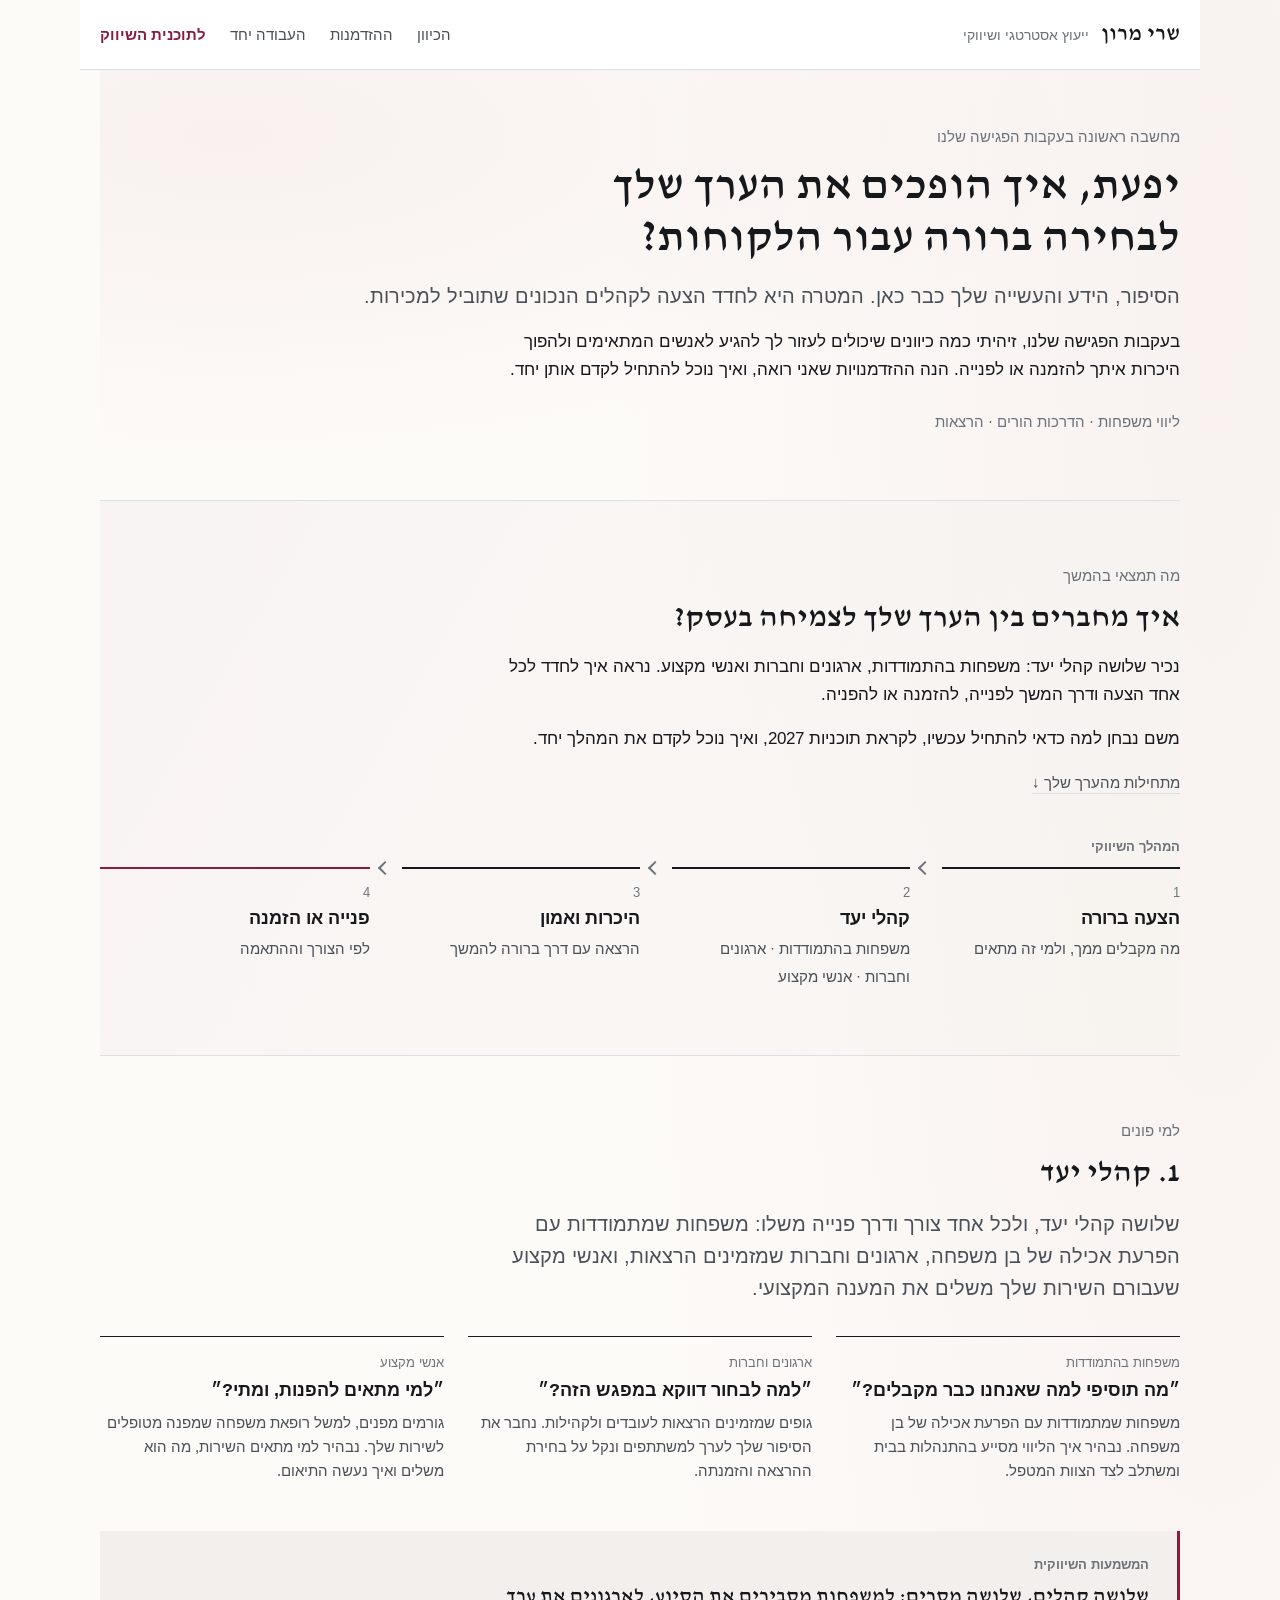
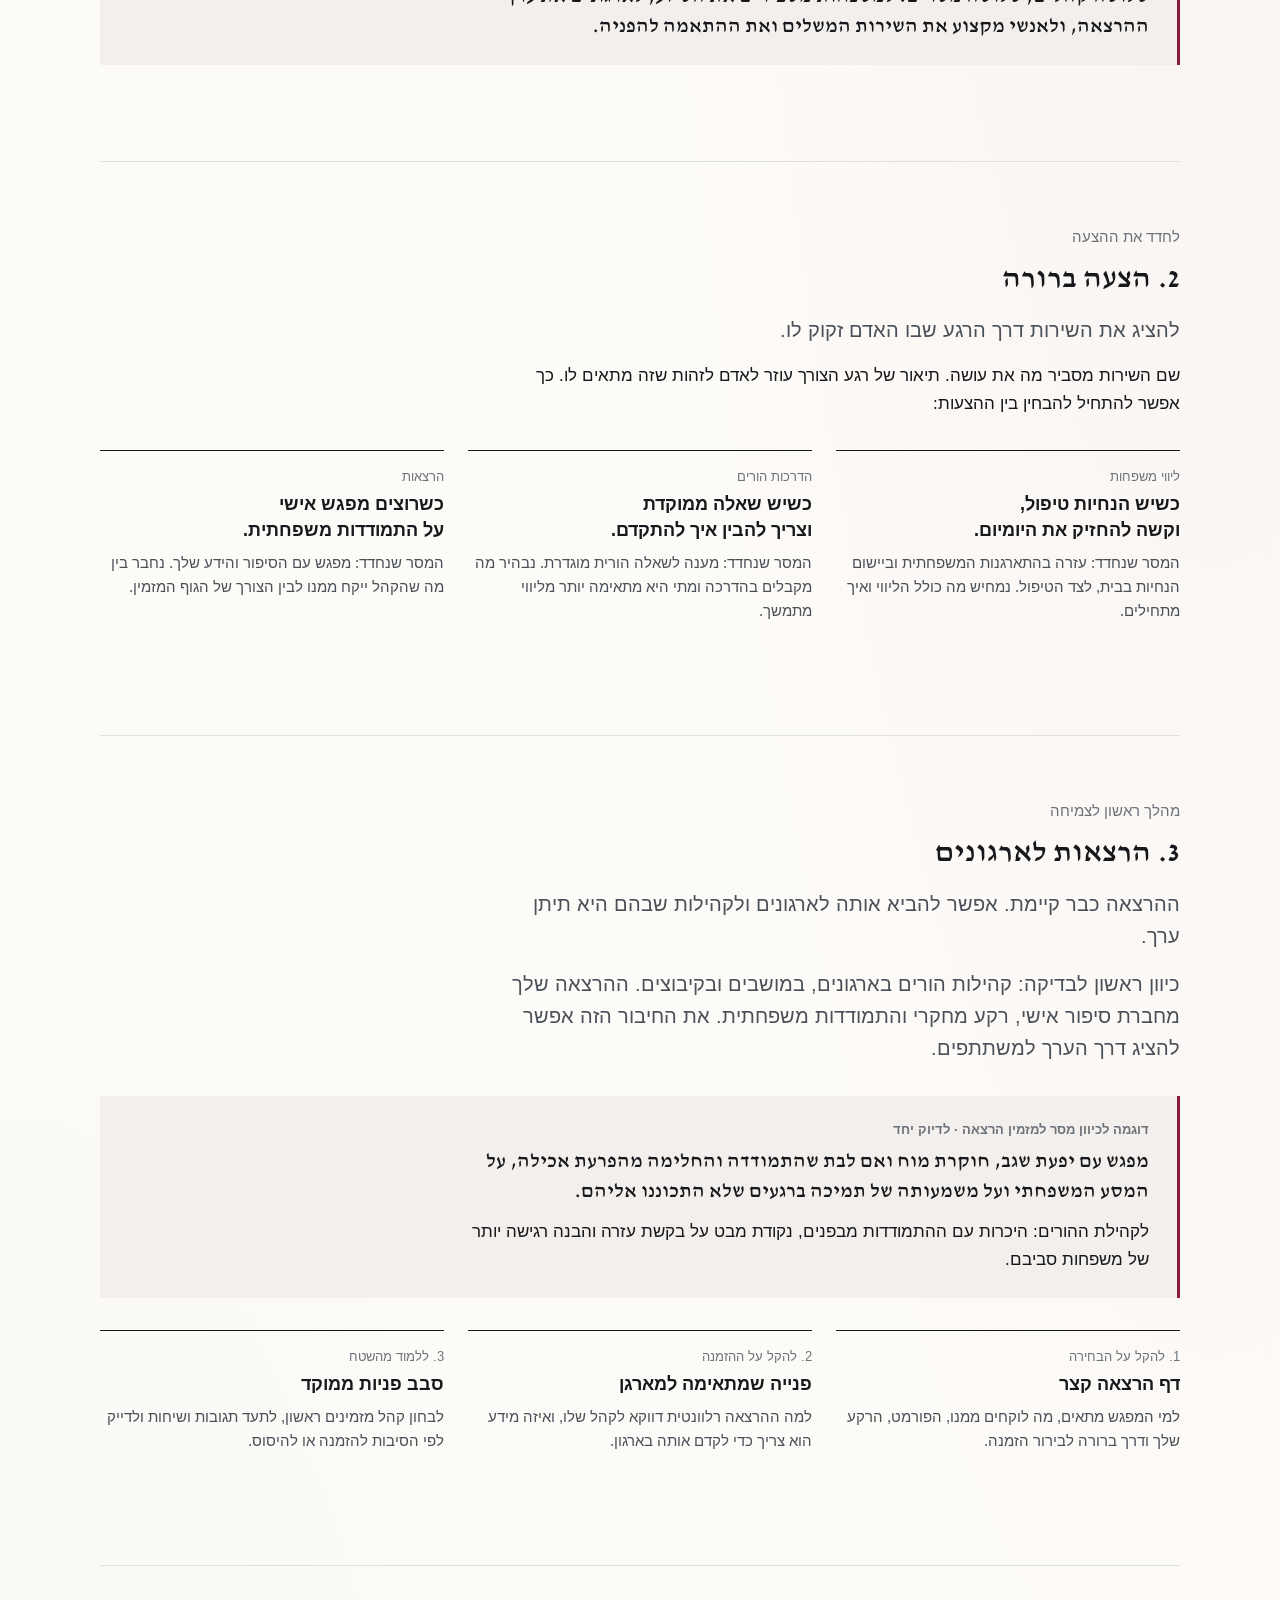
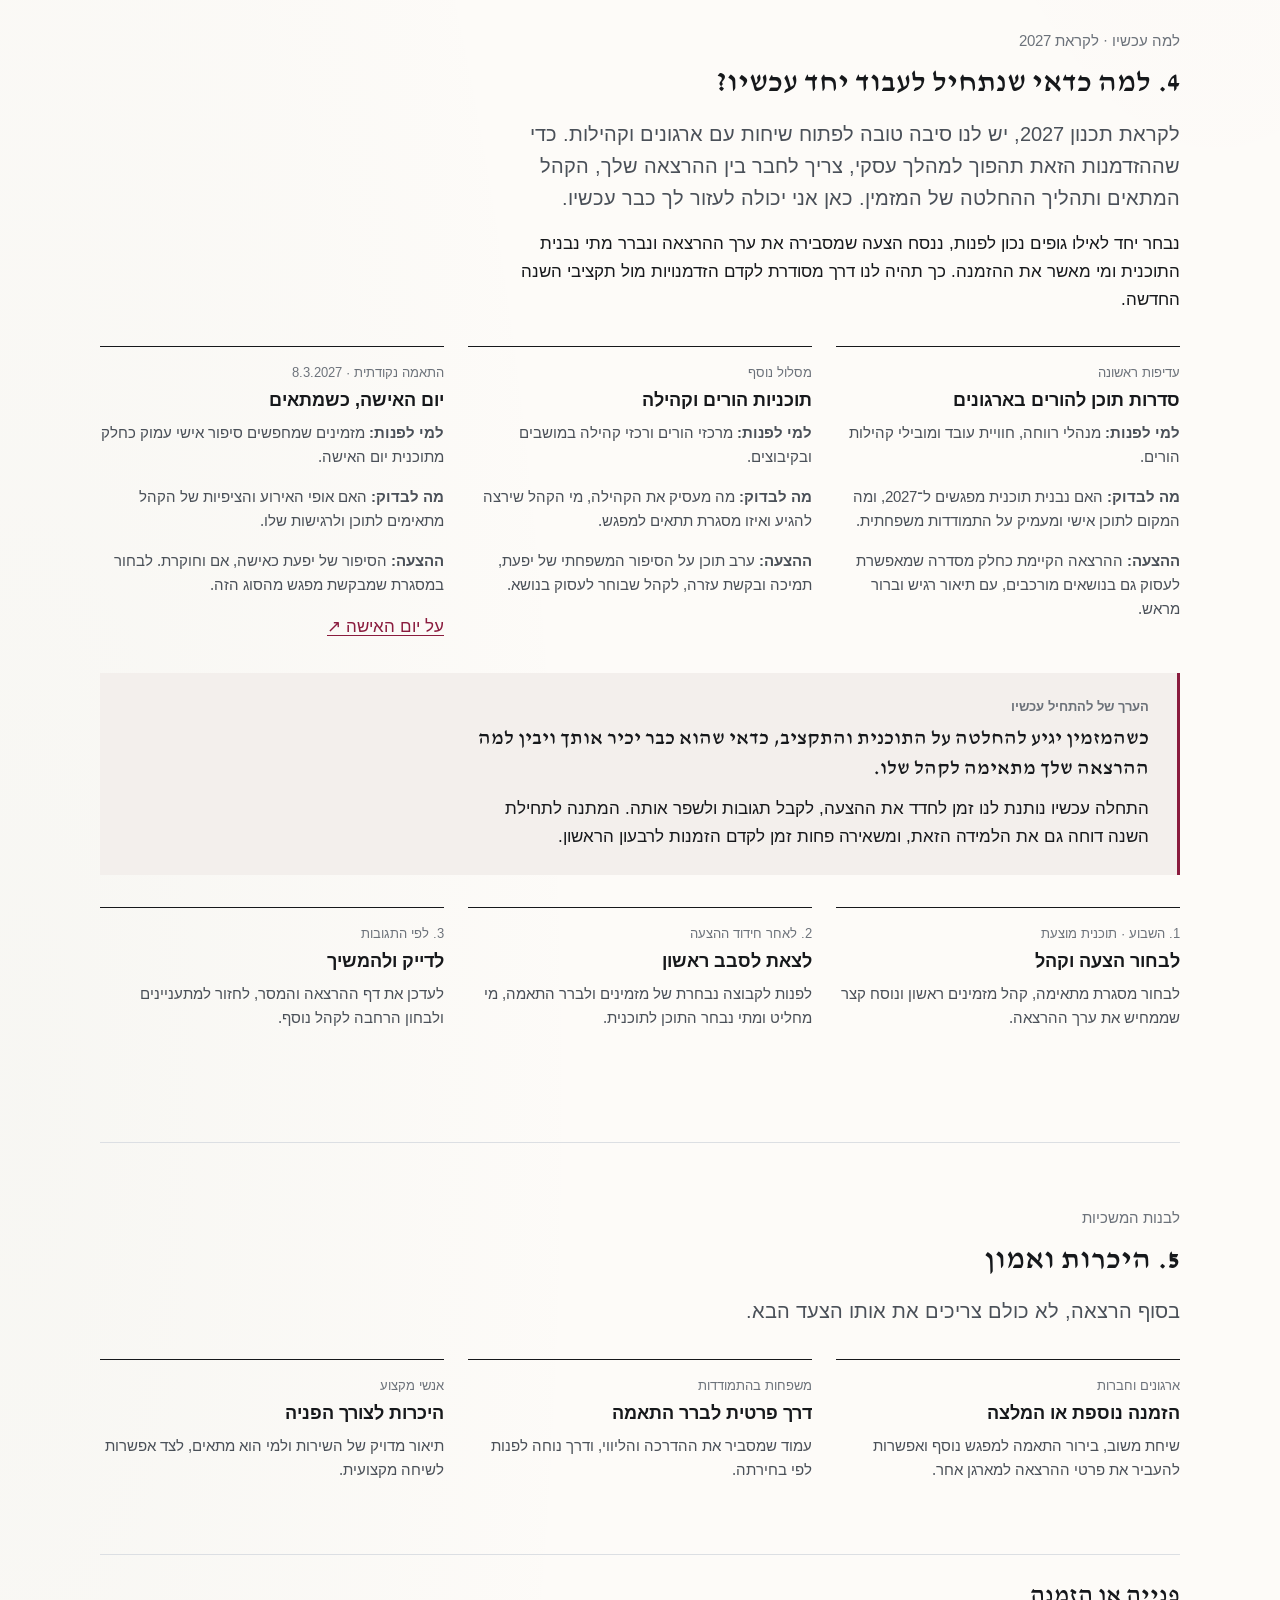
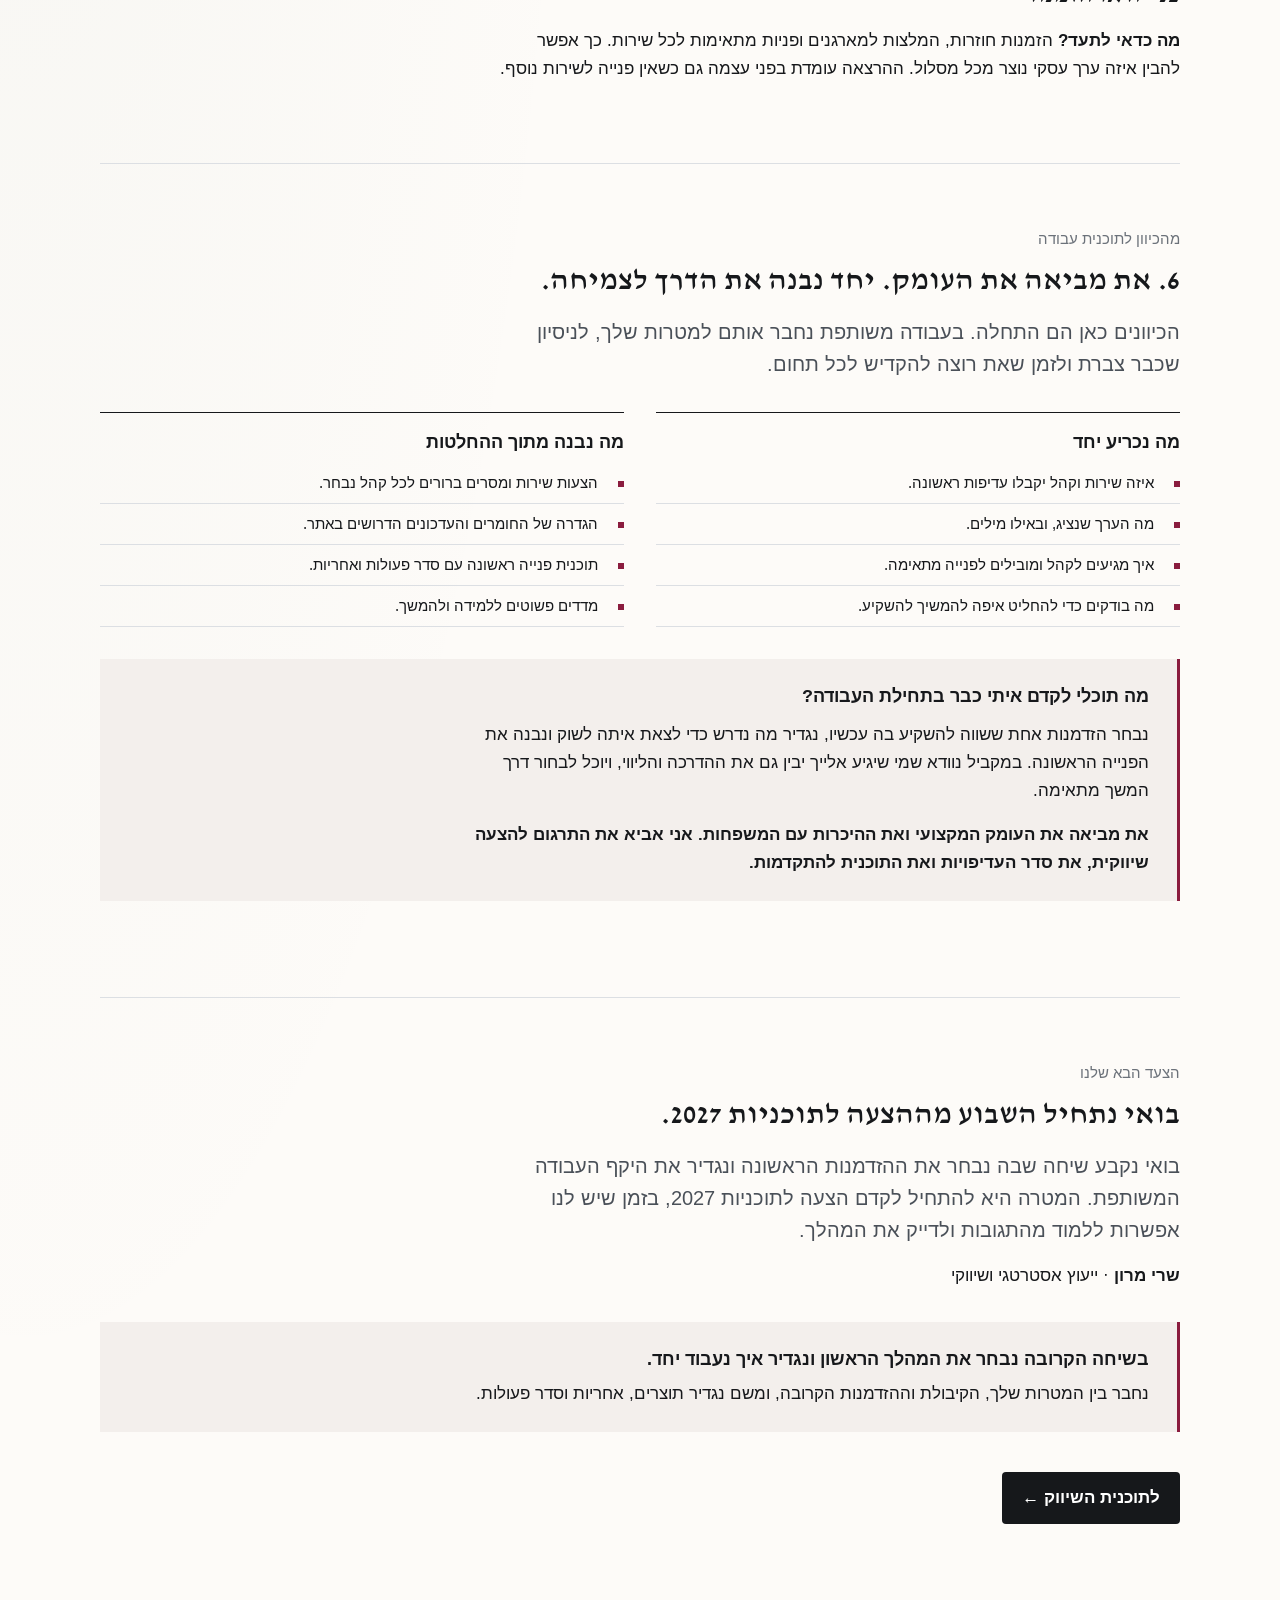
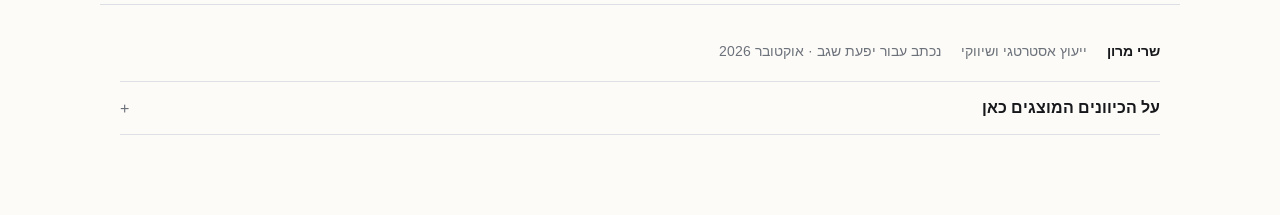
<file: index.html>
<!doctype html>
<html lang="he" dir="rtl">
<meta charset="utf-8"><meta name="viewport" content="width=device-width,initial-scale=1">
<title>יפעת שגב | אסטרטגיית צמיחה ושיווק מאת שרי מרון</title>
<meta name="description" content="מיקוד קהלי היעד, הצעות הליווי וההרצאות והזדמנויות לצמיחה בשנה הקרובה.">
<link rel="canonical" href="https://sarayagent-alt.github.io/yifat-segev-growth/">
<meta property="og:type" content="website">
<meta property="og:locale" content="he_IL">
<meta property="og:site_name" content="שרי מרון">
<meta property="og:title" content="יפעת שגב | אסטרטגיית צמיחה ושיווק מאת שרי מרון">
<meta property="og:description" content="מיקוד קהלי היעד, הצעות הליווי וההרצאות והזדמנויות לצמיחה בשנה הקרובה.">
<meta property="og:url" content="https://sarayagent-alt.github.io/yifat-segev-growth/">
<meta property="og:image" content="https://sarayagent-alt.github.io/yifat-segev-growth/assets/strategy-share.png">
<meta property="og:image:type" content="image/png">
<meta property="og:image:width" content="1200">
<meta property="og:image:height" content="630">
<meta property="og:image:alt" content="יפעת שגב · כיוון לצמיחה · שרי מרון">
<meta name="twitter:card" content="summary_large_image">
<meta name="twitter:title" content="יפעת שגב | אסטרטגיית צמיחה ושיווק מאת שרי מרון">
<meta name="twitter:description" content="מיקוד קהלי היעד, הצעות הליווי וההרצאות והזדמנויות לצמיחה בשנה הקרובה.">
<meta name="twitter:image" content="https://sarayagent-alt.github.io/yifat-segev-growth/assets/strategy-share.png">
<meta name="twitter:image:alt" content="יפעת שגב · כיוון לצמיחה · שרי מרון">

<link rel="preconnect" href="https://fonts.googleapis.com"><link rel="preconnect" href="https://fonts.gstatic.com" crossorigin><link rel="stylesheet" href="https://fonts.googleapis.com/css2?family=David+Libre:wght@400;500;700&family=Arimo:wght@400;700&display=swap"><link rel="stylesheet" href="assets/sari.css">
</head>
<body class="strategy">

<header><a class="brand" href="#opening">שרי מרון<small>ייעוץ אסטרטגי ושיווקי</small></a><nav aria-label="ניווט ראשי"><a href="#insight">הכיוון</a><a href="#lecture">ההזדמנות</a><a href="#work">העבודה יחד</a><a class="marketing-plan-link menu-plan-link" href="./marketing-plan/">לתוכנית השיווק</a></nav></header>
<main>
<section class="hero" id="opening">
<div class="eyebrow">מחשבה ראשונה בעקבות הפגישה שלנו</div>
<h1>יפעת, איך הופכים את הערך שלך<br>לבחירה ברורה עבור הלקוחות?</h1>
<p class="lead">הסיפור, הידע והעשייה שלך כבר כאן. המטרה היא לחדד הצעה לקהלים הנכונים שתוביל למכירות.</p>
<p>בעקבות הפגישה שלנו, זיהיתי כמה כיוונים שיכולים לעזור לך להגיע לאנשים המתאימים ולהפוך היכרות איתך להזמנה או לפנייה. הנה ההזדמנויות שאני רואה, ואיך נוכל להתחיל לקדם אותן יחד.</p>

<div class="hero-signature"><span>ליווי משפחות</span><i></i><span>הדרכות הורים</span><i></i><span>הרצאות</span></div>
</section>

<div class="reading-map marketing-panel" aria-label="המהלך השיווקי שנבחן בדף">
<div class="panel-copy"><span class="eyebrow">מה תמצאי בהמשך</span><h2>איך מחברים בין הערך שלך לצמיחה בעסק?</h2><p>נכיר שלושה קהלי יעד: משפחות בהתמודדות, ארגונים וחברות ואנשי מקצוע. נראה איך לחדד לכל אחד הצעה ודרך המשך לפנייה, להזמנה או להפניה.</p><p>משם נבחן למה כדאי להתחיל עכשיו, לקראת תוכניות 2027, ואיך נוכל לקדם את המהלך יחד.</p><a href="#insight" class="panel-start">מתחילות מהערך שלך ↓</a></div>
<div class="funnel-diagram" role="group" aria-label="מהצעה ברורה לקהלי יעד, להיכרות ולפנייה או הזמנה">
<span class="diagram-label">המהלך השיווקי</span>
<a href="#offers" class="funnel-stage stage-one"><strong>הצעה ברורה</strong><span>מה מקבלים ממך, ולמי זה מתאים</span></a>
<span class="funnel-arrow" aria-hidden="true">↓</span>
<a href="#insight" class="funnel-stage stage-two"><strong>קהלי יעד</strong><span>משפחות בהתמודדות · ארגונים וחברות · אנשי מקצוע</span></a>
<span class="funnel-arrow" aria-hidden="true">↓</span>
<a href="#connections" class="funnel-stage stage-three"><strong>היכרות ואמון</strong><span>הרצאה עם דרך ברורה להמשך</span></a>
<span class="funnel-arrow" aria-hidden="true">↓</span>
<a href="#inquiry" class="funnel-stage stage-four"><strong>פנייה או הזמנה</strong><span>לפי הצורך וההתאמה</span></a>

</div></div>
<section id="insight">
<div class="eyebrow">למי פונים</div>
<h2>קהלי יעד</h2>
<p class="lead">שלושה קהלי יעד, ולכל אחד צורך ודרך פנייה משלו: משפחות שמתמודדות עם הפרעת אכילה של בן משפחה, ארגונים וחברות שמזמינים הרצאות, ואנשי מקצוע שעבורם השירות שלך משלים את המענה המקצועי.</p>
<div class="three"><article><span class="num">משפחות בהתמודדות</span><h3>״מה תוסיפי למה שאנחנו כבר מקבלים?״</h3><p>משפחות שמתמודדות עם הפרעת אכילה של בן משפחה. נבהיר איך הליווי מסייע בהתנהלות בבית ומשתלב לצד הצוות המטפל.</p></article><article><span class="num">ארגונים וחברות</span><h3>״למה לבחור דווקא במפגש הזה?״</h3><p>גופים שמזמינים הרצאות לעובדים ולקהילות. נחבר את הסיפור שלך לערך למשתתפים ונקל על בחירת ההרצאה והזמנתה.</p></article><article><span class="num">אנשי מקצוע</span><h3>״למי מתאים להפנות, ומתי?״</h3><p>גורמים מפנים, למשל רופאת משפחה שמפנה מטופלים לשירות שלך. נבהיר למי מתאים השירות, מה הוא משלים ואיך נעשה התיאום.</p></article></div>
<div class="highlight"><span>המשמעות השיווקית</span><p>שלושה קהלים, שלושה מסרים: למשפחות מסבירים את הסיוע, לארגונים את ערך ההרצאה, ולאנשי מקצוע את השירות המשלים ואת ההתאמה להפניה.</p></div>

</section>
<section id="offers">
<div class="eyebrow">לחדד את ההצעה</div>
<h2>הצעה ברורה</h2><p class="lead">להציג את השירות דרך הרגע שבו האדם זקוק לו.</p>
<p>שם השירות מסביר מה את עושה. תיאור של רגע הצורך עוזר לאדם לזהות שזה מתאים לו. כך אפשר להתחיל להבחין בין ההצעות:</p>
<div class="three"><article><span class="num">ליווי משפחות</span><h3>כשיש הנחיות טיפול,<br>וקשה להחזיק את היומיום.</h3><p>המסר שנחדד: עזרה בהתארגנות המשפחתית וביישום הנחיות בבית, לצד הטיפול. נמחיש מה כולל הליווי ואיך מתחילים.</p></article><article><span class="num">הדרכות הורים</span><h3>כשיש שאלה ממוקדת<br>וצריך להבין איך להתקדם.</h3><p>המסר שנחדד: מענה לשאלה הורית מוגדרת. נבהיר מה מקבלים בהדרכה ומתי היא מתאימה יותר מליווי מתמשך.</p></article><article><span class="num">הרצאות</span><h3>כשרוצים מפגש אישי<br>על התמודדות משפחתית.</h3><p>המסר שנחדד: מפגש עם הסיפור והידע שלך. נחבר בין מה שהקהל ייקח ממנו לבין הצורך של הגוף המזמין.</p></article></div>

</section>
<section id="lecture">
<div class="eyebrow">מהלך ראשון לצמיחה</div>
<h2>הרצאות לארגונים</h2><p class="lead">ההרצאה כבר קיימת. אפשר להביא אותה לארגונים ולקהילות שבהם היא תיתן ערך.</p>
<p class="lead">כיוון ראשון לבדיקה: קהילות הורים בארגונים, במושבים ובקיבוצים. ההרצאה שלך מחברת סיפור אישי, רקע מחקרי והתמודדות משפחתית. את החיבור הזה אפשר להציג דרך הערך למשתתפים.</p>
<div class="example"><span class="label">דוגמה לכיוון מסר למזמין הרצאה · לדיוק יחד</span><blockquote>מפגש עם יפעת שגב, חוקרת מוח ואם לבת שהתמודדה והחלימה מהפרעת אכילה, על המסע המשפחתי ועל משמעותה של תמיכה ברגעים שלא התכוננו אליהם.</blockquote><p>לקהילת ההורים: היכרות עם ההתמודדות מבפנים, נקודת מבט על בקשת עזרה והבנה רגישה יותר של משפחות סביבם.</p></div>
<div class="steps"><article><span class="num">להקל על הבחירה</span><h3>דף הרצאה קצר</h3><p>למי המפגש מתאים, מה לוקחים ממנו, הפורמט, הרקע שלך ודרך ברורה לבירור הזמנה.</p></article><article><span class="num">להקל על ההזמנה</span><h3>פנייה שמתאימה למארגן</h3><p>למה ההרצאה רלוונטית דווקא לקהל שלו, ואיזה מידע הוא צריך כדי לקדם אותה בארגון.</p></article><article><span class="num">ללמוד מהשטח</span><h3>סבב פניות ממוקד</h3><p>לבחון קהל מזמינים ראשון, לתעד תגובות ושיחות ולדייק לפי הסיבות להזמנה או להיסוס.</p></article></div>

</section>
<section id="timing">
<div class="eyebrow">למה עכשיו · לקראת 2027</div>
<h2>למה כדאי שנתחיל לעבוד יחד עכשיו?</h2>
<p class="lead">לקראת תכנון 2027, יש לנו סיבה טובה לפתוח שיחות עם ארגונים וקהילות. כדי שההזדמנות הזאת תהפוך למהלך עסקי, צריך לחבר בין ההרצאה שלך, הקהל המתאים ותהליך ההחלטה של המזמין. כאן אני יכולה לעזור לך כבר עכשיו.</p>
<p>נבחר יחד לאילו גופים נכון לפנות, ננסח הצעה שמסבירה את ערך ההרצאה ונברר מתי נבנית התוכנית ומי מאשר את ההזמנה. כך תהיה לנו דרך מסודרת לקדם הזדמנויות מול תקציבי השנה החדשה.</p>
<div class="three">
<article><span class="num">עדיפות ראשונה</span><h3>סדרות תוכן להורים בארגונים</h3><p><b>למי לפנות:</b> מנהלי רווחה, חוויית עובד ומובילי קהילות הורים.</p><p><b>מה לבדוק:</b> האם נבנית תוכנית מפגשים ל־2027, ומה המקום לתוכן אישי ומעמיק על התמודדות משפחתית.</p><p><b>ההצעה:</b> ההרצאה הקיימת כחלק מסדרה שמאפשרת לעסוק גם בנושאים מורכבים, עם תיאור רגיש וברור מראש.</p></article>
<article><span class="num">מסלול נוסף</span><h3>תוכניות הורים וקהילה</h3><p><b>למי לפנות:</b> מרכזי הורים ורכזי קהילה במושבים ובקיבוצים.</p><p><b>מה לבדוק:</b> מה מעסיק את הקהילה, מי הקהל שירצה להגיע ואיזו מסגרת תתאים למפגש.</p><p><b>ההצעה:</b> ערב תוכן על הסיפור המשפחתי של יפעת, תמיכה ובקשת עזרה, לקהל שבוחר לעסוק בנושא.</p></article>
<article><span class="num">התאמה נקודתית · 8.3.2027</span><h3>יום האישה, כשמתאים</h3><p><b>למי לפנות:</b> מזמינים שמחפשים סיפור אישי עמוק כחלק מתוכנית יום האישה.</p><p><b>מה לבדוק:</b> האם אופי האירוע והציפיות של הקהל מתאימים לתוכן ולרגישות שלו.</p><p><b>ההצעה:</b> הסיפור של יפעת כאישה, אם וחוקרת. לבחור במסגרת שמבקשת מפגש מהסוג הזה.</p><a href="https://www.un.org/global-issues/gender-equality" target="_blank" rel="noopener">על יום האישה ↗</a></article>
</div>
<div class="highlight"><span>הערך של להתחיל עכשיו</span><p>כשהמזמין יגיע להחלטה על התוכנית והתקציב, כדאי שהוא כבר יכיר אותך ויבין למה ההרצאה שלך מתאימה לקהל שלו.</p><p>התחלה עכשיו נותנת לנו זמן לחדד את ההצעה, לקבל תגובות ולשפר אותה. המתנה לתחילת השנה דוחה גם את הלמידה הזאת, ומשאירה פחות זמן לקדם הזמנות לרבעון הראשון.</p></div>
<div class="steps"><article><span class="num">השבוע · תוכנית מוצעת</span><h3>לבחור הצעה וקהל</h3><p>לבחור מסגרת מתאימה, קהל מזמינים ראשון ונוסח קצר שממחיש את ערך ההרצאה.</p></article><article><span class="num">לאחר חידוד ההצעה</span><h3>לצאת לסבב ראשון</h3><p>לפנות לקבוצה נבחרת של מזמינים ולברר התאמה, מי מחליט ומתי נבחר התוכן לתוכנית.</p></article><article><span class="num">לפי התגובות</span><h3>לדייק ולהמשיך</h3><p>לעדכן את דף ההרצאה והמסר, לחזור למתעניינים ולבחון הרחבה לקהל נוסף.</p></article></div>

</section>
<section id="connections">
<div class="eyebrow">לבנות המשכיות</div>
<h2>היכרות ואמון</h2><p class="lead">בסוף הרצאה, לא כולם צריכים את אותו הצעד הבא.</p>
<div class="three"><article><span class="num">ארגונים וחברות</span><h3>הזמנה נוספת או המלצה</h3><p>שיחת משוב, בירור התאמה למפגש נוסף ואפשרות להעביר את פרטי ההרצאה למארגן אחר.</p></article><article><span class="num">משפחות בהתמודדות</span><h3>דרך פרטית לברר התאמה</h3><p>עמוד שמסביר את ההדרכה והליווי, ודרך נוחה לפנות לפי בחירתה.</p></article><article><span class="num">אנשי מקצוע</span><h3>היכרות לצורך הפניה</h3><p>תיאור מדויק של השירות ולמי הוא מתאים, לצד אפשרות לשיחה מקצועית.</p></article></div>
<div id="inquiry" class="inquiry-heading"><h2>פנייה או הזמנה</h2><p><b>מה כדאי לתעד?</b> הזמנות חוזרות, המלצות למארגנים ופניות מתאימות לכל שירות. כך אפשר להבין איזה ערך עסקי נוצר מכל מסלול. ההרצאה עומדת בפני עצמה גם כשאין פנייה לשירות נוסף.</p></div>

</section>
<section id="work" class="work-section">
<div class="eyebrow">מהכיוון לתוכנית עבודה</div>
<h2>את מביאה את העומק. יחד נבנה את הדרך לצמיחה.</h2>
<p class="lead">הכיוונים כאן הם התחלה. בעבודה משותפת נחבר אותם למטרות שלך, לניסיון שכבר צברת ולזמן שאת רוצה להקדיש לכל תחום.</p>
<div class="split"><article><h3>מה נכריע יחד</h3><div class="check">איזה שירות וקהל יקבלו עדיפות ראשונה.</div><div class="check">מה הערך שנציג, ובאילו מילים.</div><div class="check">איך מגיעים לקהל ומובילים לפנייה מתאימה.</div><div class="check">מה בודקים כדי להחליט איפה להמשיך להשקיע.</div></article><article><h3>מה נבנה מתוך ההחלטות</h3><div class="check">הצעות שירות ומסרים ברורים לכל קהל נבחר.</div><div class="check">הגדרה של החומרים והעדכונים הדרושים באתר.</div><div class="check">תוכנית פנייה ראשונה עם סדר פעולות ואחריות.</div><div class="check">מדדים פשוטים ללמידה ולהמשך.</div></article></div>
<div class="example"><h3>מה תוכלי לקדם איתי כבר בתחילת העבודה?</h3><p>נבחר הזדמנות אחת ששווה להשקיע בה עכשיו, נגדיר מה נדרש כדי לצאת איתה לשוק ונבנה את הפנייה הראשונה. במקביל נוודא שמי שיגיע אלייך יבין גם את ההדרכה והליווי, ויוכל לבחור דרך המשך מתאימה.</p><p><b>את מביאה את העומק המקצועי ואת ההיכרות עם המשפחות. אני אביא את התרגום להצעה שיווקית, את סדר העדיפויות ואת התוכנית להתקדמות.</b></p></div>
</section>
<section class="final" id="next">
<div class="eyebrow">הצעד הבא שלנו</div>
<h2>בואי נתחיל השבוע מההצעה לתוכניות 2027.</h2>
<p class="lead">בואי נקבע שיחה שבה נבחר את ההזדמנות הראשונה ונגדיר את היקף העבודה המשותפת. המטרה היא להתחיל לקדם הצעה לתוכניות 2027, בזמן שיש לנו אפשרות ללמוד מהתגובות ולדייק את המהלך.</p>
<p><b>שרי מרון</b> · ייעוץ אסטרטגי ושיווקי</p>
<div class="invitation"><b>בשיחה הקרובה נבחר את המהלך הראשון ונגדיר איך נעבוד יחד.</b><p>נחבר בין המטרות שלך, הקיבולת וההזדמנות הקרובה, ומשם נגדיר תוצרים, אחריות וסדר פעולות.</p></div>
<p><a class="marketing-plan-link" href="./marketing-plan/">לתוכנית השיווק <span aria-hidden="true">←</span></a></p>

</section>
<footer><b>שרי מרון</b><span>ייעוץ אסטרטגי ושיווקי</span><span>נכתב עבור יפעת שגב · אוקטובר 2026</span><details><summary>על הכיוונים המוצגים כאן</summary><p>המלצות ראשונות בעקבות פגישת ההיכרות ועיון בחומרים הציבוריים. בחירת הקהלים והמסרים תיבחן מול הפעילות והביקוש בפועל. מועדי תכנון ואישור תקציב משתנים בין ארגונים. נוסח ההרצאה וחלוקת השירותים ידויקו יחד איתך.</p></details></footer>
</main>


<script src="assets/sari.js"></script>
</body></html>
</file>
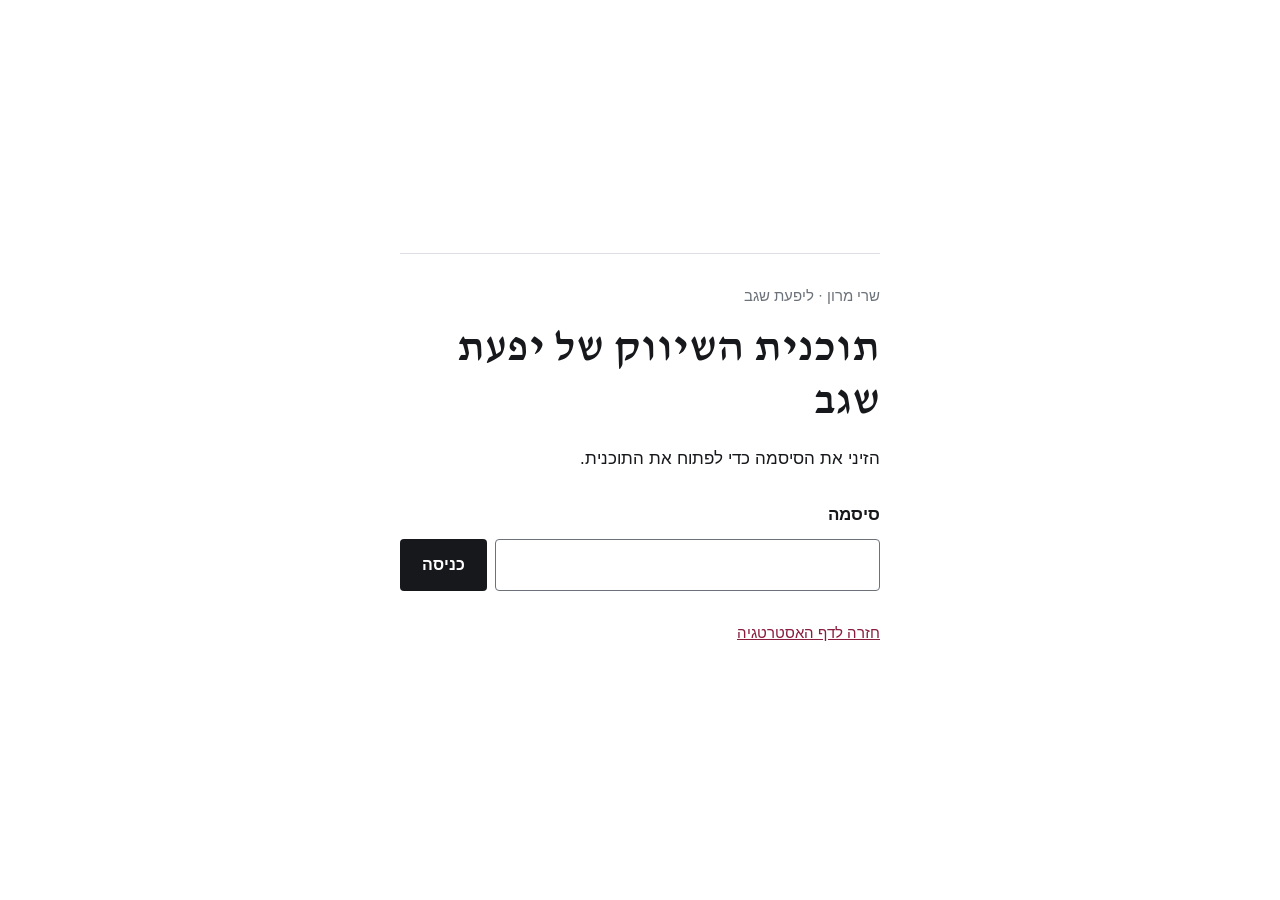
<file: marketing-plan/index.html>
<!doctype html>
<html lang="he" dir="rtl">
<head>
<meta charset="utf-8">
<meta name="viewport" content="width=device-width, initial-scale=1">
<title>תוכנית השיווק של יפעת שגב | שרי מרון</title>
<meta name="description" content="יעדים, קהלי יעד ותוכנית עבודה לשנה הראשונה. הכניסה לתוכנית מוגנת בסיסמה.">
<link rel="stylesheet" href="https://fonts.googleapis.com/css2?family=David+Libre:wght@500&family=Arimo:wght@400;700&display=swap">
<style>
*{box-sizing:border-box}
body{margin:0;min-height:100dvh;display:grid;place-items:center;background:#fff;color:#16181b;font:400 17px/28px Arimo,Arial,sans-serif;padding:24px}
main{width:min(30rem,100%);border-top:1px solid #dcdfe3;padding-top:28px}
.tag{display:block;color:#6c727a;font-size:15px;margin-bottom:12px}
h1{font:500 clamp(2rem,6vw,2.75rem)/1.2 "David Libre",serif;margin:0 0 .4em}
form{display:grid;gap:10px;margin-top:28px}
label{font-weight:700}
.row{display:flex;gap:8px}
input{flex:1;min-width:0;font:inherit;padding:11px 14px;border:1px solid #6c727a;border-radius:4px;background:#fff;color:#16181b}
button{font:700 16px Arimo,Arial,sans-serif;border:0;border-radius:4px;background:#16181b;color:#fff;padding:0 22px;cursor:pointer}
button:hover{background:#8a1c3e}
:focus-visible{outline:2px solid #8a1c3e;outline-offset:2px}
#unlock-error{margin:4px 0 0;font-weight:700;color:#8a1c3e}
.back{display:inline-block;margin-top:28px;color:#8a1c3e;font-size:15px}
</style>
</head>
<body>
<main>
  <span class="tag">שרי מרון · ליפעת שגב</span>
  <h1>תוכנית השיווק של יפעת שגב</h1>
  <p>הזיני את הסיסמה כדי לפתוח את התוכנית.</p>
  <form id="unlock">
    <label for="password">סיסמה</label>
    <div class="row"><input id="password" type="password" dir="ltr" autocomplete="current-password" required><button type="submit">כניסה</button></div>
    <p id="unlock-error" role="alert" hidden></p>
  </form>
  <a class="back" href="../index.html">חזרה לדף האסטרטגיה</a>
</main>
<script id="encrypted-plan" type="application/json">{"iterations":600000,"salt":"7HVc8F/khIocDhdv8eIFZw==","iv":"2McCGLI4Dg1Mnp00","ciphertext":"vo+zZbUyxS/n5pO0FjH5isfOQIHvx6VZ3qOw6baJ0qE9piU2UKej/RBc6thM18zDJ1Ac4v20YCw177WeGffsk10jsP6u75xYuRwL3hvEhD/d8hg7FsLTqzW/rV/glvdgNXTxzA/ZbxtToKSxtsEYDHd8l/8iraVHQNOBJHSPThVtjK040EqsAGAZWBdmF+OZS5pRA9AHt3GZiYglJrWga9NPgBLNXaIsr/zS2gf+H4K468f555rV7RDHiFKxBKb7y2VW0wZfSJpRp4PmKs//fVdIq9yIMCcQST1vrqL3C3DsECiMOByvZhDp480hs4jmWBPNs/2Vxl3kk1fwRHcEP9JUMv/xMJTkAjIJVMOzMR73zyoJI1DT4BvWYN6QeDLGoQ8Nddy/yW3AA5jGA0pwgpWgs7EBREIMwskBymrBlbvmsT/21K6+7bvvNJXHeigQjf2zXwZUFZQwBnpvfdyOyA7T3JfDpgmo/VaT6NkAh5SAlNgZP6UJ2eJRXed1GOZTySkYCFAZSdDEYRMzFLQuvd/OQzc3qhZJHSa2TOOH9ndTVlGDJXce9VaIWLikJHgYzwD/qyZl/1eJy1OaGAgBA6ShuPc1M7v9eZ6QSmCUyMg5zKRZHwMu5M/cJ5VjmTPjiguOHETTVekbPAoApsyhENHGW9+66a5zBk6ks2hF0Z2DoG39pgdnGRdbSvxnU5AjWmqz+HT69pCOqOwmEG0XDCxtpMDEWMO6TfUULTJAsu1Igf9XqnXNPUffDPb4CCHtbkoF2BHZ+SJC1K6J7pyAbWh/FoXlJdoUwBOHLpYPEeTOi3m1SUFJVLKXXD7Q2KTKQIHkV6744tGjeRo6O3fhOP1pV23VnRnBc/cvUbPe3WQdbBHIKHpE/QVvgUHfrnm0uwBlRz30EZyTgp0qPg/o9I4fucGKxSYKZnmZyRMpa06dse1qcI7EqPQ29B/YgHO5O1bUG1CMpQUj6gFG+LBDtY0OWt/KPWT5tPRmyEHJMd0AnY7GbbSsE45I19EL9qQMFIgrZC0YnoJRjTUdAllUnUH4yNzkqwB0YpxbRQoX/KNjB3sCLMqw5ttA+1RvjV8qK06E6WnE2jY7IxXVQpKJJgGm1d8IEnJayBMFldIr+UnDi5FmLyekHvZwnW2W1oJuCJjg0ljGf/kLV6/OJKvKvZgOCHXgajWq7RdT4nb6o2CZ38AO/tQuV85WeaDDYR6Fqhc7aXvDl4NBJWrcEAAeGi8DlYyk7fY1sZ3N36pYRdzwcsOOaawuZKdDYIVWwPNWHwY+ChHUfQp/AE+HFHe5PPdV1qkzCZqCpbugsI0W5c7GgSnLiZ8vsCqjnGAZT44kxM6OKTi22ncy8cvOrxVwYO5d+0flXc23IQNi5nt2mXbfxKn7G8AymCrAPMSX38CxCqLhwHwpJyMnp4MFOHqjIFBwbC0DU2ofk49/i77xQzh7b1JPqBZDRlk4wJM/Ux0RHoIS//VJpI4e+2v/T4Ha77NaJHuG3vJC507glU3w+HmqClPR4tMRix2rrX95amwVMinM0ItxU6DZdx6Dxv1DBlZXI31fXR2MpXCnr6ZnCmJn0O3WGOHL7zDPInc38XCmS4R2UaxnNaKcJm+M7nVVJeqp44+0YkmYtQHsGGw5ZKNDMjepjTHWiCY/4R6DsIoLXFM81nKazmSHQb9mChMM723zLYfUPt8u0+zcdpehPLL6H4/DXGVLUxaMaBbIvhQzxjjrTkh5ZrMGMuCnRemsW2QsaGuT6wfI1YjLYZchVwLPZkCn3w5vHxpJdTABeGYJvX3h5nmrDTbXsXdB0fO7lmjV9zpJgWmh4zc0RY5qiLj9mTZjPfWYwQJZ/eoQCvfI3A6GPeFvHMZ8rsbJIvPiCqqEnIk0U40/d2KBvgpsad3ahfRvwX8+u5tJ/ol0ADcnYbCapxkMBlVwgRVDpA00tW2CekSFgQXy/ShD22R7mN9P5SLNmOHlpeqfFHg5eA6X2p4DuaQ5KK3uSaDfi8NQU4qSYzFcP/R5CBqjjcSeG/prQoqlXruSqlVxdzkAYH78X/uEc+yFtQDIypBum6WMumJiAKTnSo6jj9CQNup4hkfTSAXsj595wefpPL0igE3KrSOhGjy5VHZ8qPVRjwSSE7cman6bO/JPN0igmJYVv3jZfcwunOGtuRwyq1ez7lee5GcavnFlzn2baIGtZ7k3zpV2D7rwnzvtB3pBOMvcQ34dDRGVCOrv3b5gqHikBC9wAcTTrI9V/cfNmEkEblWvYKAhyyxNjqTwzKTP59SaCdR//mgf6EkUmjUbBK46W+76tnF9xUsMUasfFz1LQ0n0Phzl4mEhwwpK5EFaUSW1xobe8C9NSlzTVJ6HKoQnFUXmQe2xIYS4vuoKupPp5B6gwFtuPJPH3vidtyTGwLTqWCJNxmxoFfcg45u/Cc3MMfKVgw3w4S/yD3gH/iCtJrSn4ZYbBGgkBDa64ankgZqlD0loSNqJMnisMfiQva1ZxQt0ZUbSFYl1NKZaqC8SPi+7mgFZLNb8rF9cUala+IiTRrZ/FvGF8c7kP/f+rtRJyCHvrFakpwdZHhmLyPDmnjLmFV6qgzxyFw+jXo7stuUsNobKlL//ZWC27yRwIYeAG7IikdfuJAf9ZKwKv+vCaIBgoSfqBu0aqmjoanQZ54v05AzZVykZ9B73UC17rRkLRHAjVgsQB7WKqa33xD4ZL6ChhWtSX0sweZt8lNc+rV0vELCxKtDE/BboqnY+k9IfPpV6DMJ1apF+WL0L/[base64]/tzPSVBP3MwAVl5i2NQ5qX/79AK1Is+9+J6svdnaB4Er5jzCtkB1tYdggq9zeJrHD/j6sBWRnOWYj/zaleAWYqBmXO8SvYKZhsX1NJ7EpcvXve2lG55NLfkG/1i7P8c2J9JWIsUQJzmxzs7dT+U2wyAKeMNkpHv1BDSH9DGaWNNMBar1i9UaqN058j+zINEgvlstCJ2dN3fdjVUzb+XwjRpI5FG2cRXpFhafkpDH6KEkzrwhb1/1PweMwscfk3MxfjIEXJKEFODID95w4+oZTvWkQXVQhlUTJkNV+cxnuLCUhQJJUjogJXPGlSvDByksB1bsaGH2AMDtUBPYqNM/TneKCP5ZQi3y+48vQoYJ5xxDxAu0Qk2z5TYch1e8BWCvyA6iVutstV/jW/bZXkkp90ZWZfIBHbW5UvFU27IxIGeHFUBytcPqkkMHD5XsnrSgh/kcSrVqxl/A6X6GvNh/1USK1oQjlbl7QF3jZs6IJv5BBE0l9HneEhHjmvcEZTknyOG1P/8+vKOaY5m65/IYJCDsD0x5ITgr6EOnXjEqlevOVVXmZ5nlSZzWw0HtFe4CNhozDv+nd2Abs/1HusHTJudoQ+PYYjk2FoIwez5/nGlFJlenhxccsjkVh11QX7vo48j4iYOck7wJIXcQYCM/pXfQC4RyVTFXDxWjNB6/TUhaP4Zi/7jRDWSyntIUuCh/QD8f9x6UTV8sJbfxLC4w7GqGzSdRfxlCDIezBjj+uVWKBrPhjr4SK+ZUFI89ni6Gvo21+2p0Vz+sMs3/JSXQnor7xzwOrWPCpWPDCb0mmmmf3bAIN+vERxdMRf9d4bnqN5T0LNQ7JcGbp9rdKBojXMTM3plVP2C3wKSgBSucD5SK2YsJIeScTOa5ZHfpnit1USeW6VWwW7RVwTKXKobP0e/ChhRNxVaesOEvoe0ZEjn+q6prg32HV06i0HV55Pi7uQLmBxNOoaJ5+jRPv6Rtb/Uw9EZOnExdpRdNVKYkR+qhX73gc1X2vgwCWwKAsW/fHBV07Nsgj/kKr+8qiL/[base64]/NJUWxTcIO+cM9PFR6eUrFlKJUiYNVVgoLX9cZsu8M+ZHX0dWjI5vnrxoMTTAuBdCreL6nGCPteXLosxwgOYiRzINKm5N/saALnC10Q8+prtQgs9XJlI2ftAGyiBDl/BY+xkI8tyaBfeim1/RqWTtdESIFqBcXM927JoejLrnr05UAMcYFmzuQBeGoAx2+qx2VCuMhN1hTeu9GSPR8QEkYawHPV/bXQz0yEnENl3zobEtrmztVRnniqE16KKuuwwJFci+Y/pKlpU+XhFyCTPq+IrMK8kTyU3Porf1VrffPUxV9gK6j4pP4cPelRfSSCaGGfCYj8StrfdtyRJ4I67zUJL6+oCEVgxmRv4ErSyhYDgGxjNhuJ+p25K2l7BjC4EyRgAVrDaxFtAdbSXwR0pY+TFZIDW7cOV+btX1D/cpKfg9iWFyJ/6dyIPQobFGkiO8M9qKPL21TBYcecRNkk6205rhSufwKLMmpTLYXZV1zrEUbQGVoXE/jKUhNIBa/IQDtd7N+8GhT+mL6T0qPgYglSVwEEpfkk3QO+Y1sFe7N/BUJ7okIScwa+5vbdc5UWAXXPZJiiJMW7sOumv1JP72gFMgufasoGm/9uxzv1AAi9cOB9dNBlqCp5/[base64]/3HpZIlvh8/LXkRJsmZBaCN7WhbbQyvM2dY+tZ0rKlP1nLj4t+yxWt/GrQc9ttOdskyGSUhYvB4u6IYowXuq0rqMzOGXrx43OBVyHd1vuY33XBXGdPbYZDSb1P6A4WNex/jegFRg5Yc/mKpmp17p+VhNB/32Eumb+YHCG5YojiAX4+9VGs2ffOmatnFE0Sw921KI9vWGp/SHHp7a07EUdAJd/[base64]/rUtTBM8jdke08Oih29P2AEh5EDFEoX7H1KdS+/mkr8D7UgN6Uk4+buA8jUuSHtEoYxqiEP0ke8mulCMuATanUKC8qBFM/PHlysa2CLI1yF8kpCAXw5W2NZ04C6FMGPzhG9zz9pIkXSuggSFvPgUd9F/oGVnp5v97TlGw6hTyGZdm9SyKuGA7XDK50p80WWI6aDy7MKFNqguYU/934rex0Pi5icQnU610vGcz5OnX3tNTP/QdIoM/[base64]/Ky7WJrSanKuVs0utLU9nhLHX1YohV8mh7B+Mkf5gNRV8llF1NGI/lCop63BFjCFADeQ+u2z1T38yudy1o8LQNziIFipHEeL+Yd+7PFyUlRcyUZ8NeSKBWWnjRydwTL/barKs8JB0UvBt8Nec09nNtPql+9TI7brdl3xb9kBTR6QYwWKd82U72BZ92abnNIEFKRyrxuEf8sIZSOxdRC+6BtVtTPl85VfshgCCXiivS9vOw5wQQA2Yztyzl1O3bc0cOaVG3xNzTA+WLCxAMDZ/vZfVCFRk/[base64]/7aySaKJgv9+SjIWbJJKwUjoKsMZvf81Ka6WyvPLs0AKkMFi4dAf2SM0AuuMi9PnnBTgGd96Q5Ajuk42IP13aqdPWr2hnmMg15+/I9juT6mkSygZC9UTN2sLZHiT5ADhsHSzc/4h9ukFDUlJtKUUAP9mhWmjXFraFRVq1hDBccMQ5VahmGM75NbKraMtAIXpn2PyChgI4wzsCa61hfkhUe+YZ1e2AO1mwEiUZVDCDtpiM60ZhiBuIEiTWsheBqX8tphbNOReRyBRRDt0aueonhmsTvXI0531IKO5NjOaxOj+65tyle0+rsVW/WoTo+bP13YgF/CyVKeQq9uww6vkfr6KzJIeqn6UhNjUW7kpVZqseNrmcWE/PKnhuhPGt0Cw0NqPM9ANxZXeAEik847twhtYvFl5CWy1V501NmEEnPf6SKZLtjpWMbmzjaBJrtfuN7SHEBxAI+7CLGk2F0N3Vs0vXsW3+Ta8Ym88tKCzvW6yLZPlyCAu2xKpTSKLzYXH+7EaK6l3FWJC3C3QEBuMB/m0KGU/9bvkBy3YY+gQl7BGndl8fpkQnufKOscbt4rhwd7k/XH1Gi7mjofDiflrvvZhyGh4uV6UOxBL3Lq24XtNjWjTsH3GB4ZHCPNkQge7UZjlV6PL+u+hN/xwf3OhP3KzcAwmKLn9xrzWzORMrickvJJy8SUWGs/[base64]/YMIHLUBlQ+OVMHSd9n1rx5BmnOQyek+NSZxVEfLQWD05Np8aGpBh6F7p6jtm1F1B3Shnbs9IWn4TDTiuxKj7hzztiH3Iqb2Ne6RiNj1pZx7/7jnKLEAQfS9aZoMGA0ROx0Mi56f617Kek9pr7kEeOsusTeUkpAARqXwTiCNP6IY63l08OY+HZ+/PNrUti2DAyJ1JiguBVz8oa4VcB/z8IXsH6hxPPvhFr5Y5raaI5pLzDpjFJoJSUsRV35rM2omkTmgksEA9XzJfI0JZAMpe4fJJTKMZ57iThOphUh2kNO9iPQqiUFBOPkPrwTYyD+tw9gSmQ+yP4pSI4rCdYJ9AuszTZ2JpMhweHVCoBeCzpOrC9LcXNK3lhN2/faZrtMMCMunQ5F8Q27ORrRHwWq/ysEIvgbM3nYo/FaAvg+8iqnDDAwnrgfBZFFiXXEeRYW73jPQPh3vjp+iFa1U6DfvqizIf1x3vLydwzxxPEi0fGHHVtxxqrwi+lBbbbcgi8nNT5VveIbnKEyaTyhNYzBbJP5NCp41ElqC6yBwjRrnDdopjMTngbEAYKEQ5GJkBldLAorqX3OkV+faEQTjYnTpgq/twmtnok4tUNJfgPPUsIMXgFIJoh3GMHuAipKDd0no8ZAevrEDVN22vYC6+A6O3MwRf3Ct8FTgauvDtwwivEBhRe8NJxJGlTDsaMkntJ4WzfnpYfPthxE2i+e81B0dKxq2cQq2oIlNdhAf/cp2u5ra5HyREUexvqZhh2XNqxNMmV+Du6UkCHPzBwLIxUFQlrSjlgXbhQBYWflJCpPyVkgxCi3oXaGzeV0RoIe/+wJKf7hLe+f5SMzh2EKb3jYtLf2JDo0dpVrtABmmId0Z7/kVfKPMbAJKDNUZ3cDxcZweHXXIkPxH6wOclb+x3Ap+qU6B7qOkvhqqm8J2G5Ae7q3UHof9cndR/fawL7Rjsq67vRCcxQZY6Wj5qXajz9IV2uKqA2hqgazdWsodtt8cw4ITQVna68pcnCSG5+hBdELHZ66ZXuPPUrlY2Z/mGMprVQBASFaPpOsgwKML6STikOSuXFkHYgg7qje90pB/mvCzQzPNb69hhFp6juhr4n/qp6j9OphqCBv9Om2wvYCeN/JPfpUmwLAWG7rquvfOpqIZWwCa8M1lpKnF7nvcrgtX6l1aoWExn6pOLq5Aksean3NHrOrY5+CIvZWCeDArRPXK/YMbGh9A30VxiQuBjkc4NJB04KhWBcKCQsxbuV6ZWQHtPAaMi6ek4NbgJt1fq3SMJaGwpbyy4eZIWXi0UcmV1NGps+i83h9RhudH7YD8KqOuY/womlerSkJzLJkxtpoom69PG5m8l5dVPfiOdHEBhb0g2hf65rA3VDFjkjIVMp701EwMi6z7qCi/f6tk/BCm9X0GvFl+xfC/LciROwxQJpLLxNCpVrFw6EmysRIp1J3pezIh6yy7pFVxOLeDnxlthRNWD92oFST2uxJ23pYmjpspGsgUF8o2UimohFF6tFzcqslvnOgAIoxWS3xsHe0h7V9CTAkMtVb2tHTtLBhKWREAgrq4lpg2NLl8OuvFOY7fvN6SvxwxCEObTvZWGR1s1+AsC/3PnO/Sv1EFJ9Kyiu9evJSmXY2lcCiZQo5DcQOW5sEncHEr5N6yzqEp1O5h7Pqysx+SJFNei43Z6xNUJr2jS57luSpuqV/crX3byviLfAHVwSZ7vYSgjv4A3bvJhVtHPY9mO1F0YBrCD5pRiH/4hROZn52BasxYe43SoCaCkXJ2JGB6Mt+Io1wMIYoemxitbsZ776jNmpPYLx+vmUxTJ9Tdj0lausZAk/gSCyBbqEzfpJhLiELrM1ds4P1DeXnKa7yZsoNMzb0F0mZlUoECcGf3YAwTV6kOSZjg2J2zhBtCfv4suZfG/ZAv6y77j4Xn1Rwos22f5kEjWy72WurWT655rl66Kp72VoLmOEVIT7O0P/3fucqRI2yNL1EK7sXXj6hHubK2wWlFi9CPzWecV1xDJeDzDmufIZOn/vtMt40+wTTK3mO+1/AAtGicQNKFvNeXsdjWVvyZMH4LVnkdw6/iK1Zkp5eZ5agrb/liICBze7DdadAUeLfkFbDO/kzrAu5erlLgEkSKgmOTpfVCJCsya6LCxlZzYYO3gtYtQ5FMTruU8WgqBeQmjxzvjBH0q4JFHpN+hWozL3LqtinzgZNE3Z81IlxpHcaPtxbWqS5iuoWn5BtSZ39GdZhXkCLjvuMaG88ByDmLBnGGyV7hhYBB+NVQywZjJKHFn0ie8/GulUMlwcXWjmYOZYJOOpFsJzFv4B0JkIr2b/alfmMVrE02XlEtNdqH1qEKX4cCxVov8YVUDKFN0vCxpTfEhxpSD2sEmqUUY/hyN8+xvyCLh0Jq5JiEsB8M6bM9meoc7/hDDZfgK232lAZ7n15OWePmgE9pJQOA1jPC5c6iclCULpXvyTGHI70T94Ev9U0xqKLftAgk19M8z0sL7S5o0m4UwBg7gCThPOJifAxla4evs3G4eVOx7Bql3Y92APnGp2G7wh/0cO4DAvDYtoEPf063huAkX6NhHEW8dk09amYatttqiaXUBiA4tz/+D8VmQ0Nv/uW85JF5DLUW/UvyUv6DXt+xMsN5oMHNCnKLYEwUVDnQ2qGh0vPyijHFraKLRCx7ZOzXzkEwrIze8VOWPbuiTVvSDqPdHdjq/n+qg3eRs24dMs1PB8FfCXFOcrtE1mXf2/y/L/IKmpvqKVAljXB9SyCYd1yd2z9IQDSEUHoogpOoDwU3k7sgycTajFXNMZySh2av0fzQP6OTgjzwDKJv1wQBGiBvb4XijbgQhiYw6Qvtl5jRyad8xlEHi4H3p552AnrBJPGhMOoYef+5DM/f2RmtS56CZwIaUjm+kRPEDaiJf+8N2NDV5jfi/nvJ1BO6GcTBP3o074fdWaF6dJaHc2LHn8s9B3eFB2dgOKILy7AWqFs73tRjitjK95RVe058MFHO9Hg0e/m1tI8kyAyRMJhznjGpuLiNeTxtKzVgtr5wLF6HKEZRr5KnNcdNiXMJOsSzbghZ4Z2H+shwkzEJy0bjY7PJQz/rxtpHP+rR4VQ5Rh7sDNmeHPyYt+JSJYMl+GcML0Z2sKAopeNssAboywtMMgkVZJBJ1xb4MU6AkhnJZmsB9+T5gSpQZUDYEWS+l4UIq1fp6qZAuxbuvvSvNZspW7QMstGBlSMg7Bt1Y/W3ih0k5qZgXi7ASo5FbjdSfMMDhrpcE2aVuXxZS//h6YBmMgMuDs9gXgzN3R6ql+ohxi+eDKZC1P543N6tlFQHlCwJWlZWnjMeu3BjLXZUp01cgwttHX+yoJhiedCcybICKpRw5pMSouc2PHOu6w87CtJwUXIgmWZhTV7nBlpjR/LA4PDrdn/[base64]/Qyu7WVUoUad8R3JgbUPf6X/MVezhl0C01EGRgClbfpaCCadDPGmls9cwaK96XDdPRdLaUkIPQQatzvEelb2K49wZ5zFR+9jL+srbiSXILcbJscbPeNxfSIko28Haz8sy5p1tkEZgT7ZAdPgi/kchozXvfxZoh5gPtUjZ//u1IdPcINCHQW517ONlVDBBnD+lwW9+75dMpJT2sTYmkagDy/HaGQKgcb3YYqodcl8YS8BMJVvAdBwkaXduKRWBxIE+8tRgceDDyDpHC8NCs6wzqHrFCzS0VeVFybtZdJUyEkFmYV399nhaCZUsNC+O412hjrmwV9e0MYnK4mIyTtK2ERuDhy8OpTjaSi5UV7W18JKskkF5n8ePlHwja/JR0VWXN9a6K6xB72QdgDXKuXLiQ2yjS+h2yA34IggMx+FgRN3BK/u+rPbHgIW95rT54y6bOakD1wYU7pu9wzlCe2lBls6EYrmZP3xTGI/0unrGocZ1BE3LYHBA3mtwcB4V/srg7DDL3lrXknkbjcaVXuLVTxosuVyscNdx4gbEbubXPtDVVfdUqgHBkMTHwIY06Qqwou+mBhEi1ZQ9iyIuUkuUkLKPWcNfA9803O3kL57SwdyxHYjVcxRJatBqggKUuWJu8yi9VvJZ/TtgOYwQI2jyScviZLoZJRq8g0ZZGM72SQxZWWtUc6liWzg0jRpBwm9g/WocIPd070e/BTmo3mxqBvjIXkTLUx1LmYjzQg4XoTgOuVGFWG2irrx4p/[base64]/CPKIBx3xPseteVc8CvcP7zzi2oYBaDHtL/xITQR3JUnmLhn2Y+RIEupjMt181AaEpk67/u+BlbHVby4UQ8oL4E3CdAQu+0d+hLXGga7nUKGZ9NHhBcxPVTgLro6Nujha6im1kP3Ez0uJ0r9ZQraOa72wuwNh6YQsP0hqI36TZpEW5oZgcEh7z7ZHWybRjdzdqm+NRLL5B7/MHh4EwwnMkqUhQLyc0qsPf3WnHbBXINESZ2DKhgb3UPsBpygd1TzdLjb5q6+XtbX3RDrE+H92WR9uGOkBLAKt2lzXAYkT6YYS90b0yDfZabSe9XbuQ34UD0R2yDCI4UpVtr4wnVmEwsEWDIDvUkVFyN4Np/DlEqRkGcLwBKxIt+frllFBMAlzuAnKRClq0odOsWhE9vqvEIjkmnKOIPOQKZRz1oBeBUm+Ubv0GDt/gGrLMfcrskcCd1h/lgXoSP+h1m1gjFB7i3KyA3uJaW8h2yzfFYW+m7iODTfRT/kn0nBT4VWwR1UQJytJ2r3kbYXxuvKLbqNuLtZvcbhMeOMYV1Oqa+x97jrnJ7a1CPP7884568U90SrFvJ7M65W+BA3/scqYskrBKjpIyr0oj7HyxbZD0oRkRYmGlSh6/lwI5s7YAB29IyG15hFBP2DxiH5ZlNKGU6KfBbGrl2ZexqxAu9H8xdcQKtHnSvKYVIe/xAGfRf09ZZ4Ko6uBtlMal4RkblxfP6KI8n9h0D+1S64jD1gVQsmXvGtwBES2Dhb8VfJeh2MJgtxmC+LYTDnJJGP+SzDTUrQcQG972WQIy3/4hgzNKb4oS3jM4TrqyF/8sCc1Kv6eTVX1/qORcLb2amo5zd+7VYOB0DzJZ5YZkcOA8ICF6vHYF1wT9MX6E44AdADWXm25og2oZNQw8bjJVTSdg6x5S7fcQ2Xj0VBlN53iUoYTnlCCwuy7nohc9DE2PnQIv/1WHQt1QISz/gNZS9rIvn7cNuDv652jG+uagG6VaRFoc5O4CZb+vSf4MXHVyJtMsUDcgrd2V0BAT+4Jfgb2GPnWBchy62AGpdLMU7jroghWXYsrEkLyj2D7uWWa58+Vb/n6k7SZL6ftwAvZ3/hS126u2ftd3yTxceGWReDpsggWW/2oglAlnUAcNfz4KL5HJDaG2FokPAQQyTBg6njXd/gHj3kuaT3/pgsIa675LuTz7lYwljrsvcUM9eZIQuweqxGv3omTslo9dLIGl6X5qNFKYTb2rNpyOO1WGLQpMUgJl49NnH1rvUVKnIyX56gxRhUvML182zsKW716u2ntAlVsOEzFAH/fQja9g8yy/0ATKUKfT+qT0QMOnmhhD2J7H0wRF1sE8Zqhlm3wO/6VXPqD+bf4bHQnzB4czYcFSzi2sDfcZ4aYrqeNKDzpmIdS6Ba+4yc6gzVe+G31Ay9Q8DylSggkEJYaUHsp/1CUtt8W4VZe4IpHMEIFifJcmIUTFzeypoAPcTRDV2CJ0+f2roHLH/aeyJ9/iRCpxLmt6uJ+APr7wsjeSQLxFj3dl5h64OU3M5uAD26Zt/Ar7J7txyZB8QlLVGK3rML65uKxZSSXgPr/uKxYTRQuD9YFkZy3v2ZrS2RjFAA+mgLF6mv3DR9Bs8iMnzpncNRDJ4QWOTXslJRklVBJgTVrHQ7Nxv6iwzHGB4sB9EsGEjJGSRceW35Hdy1GeHfDiUYKiY60ekhF4KvO5JbZ9AkClNzwNX+2eTzk/3FV3iaxrjJe0VHbx+9JJMGcqbo/00wWitv96WKxhOhrpQrv7ewGOtZ8Xek5Sv94HJ7qrxJQzXf4naWxnDqvDPtSrSyYsvKTV3QCdBZSna2YWfOoPYvCyk8IR64LTfO2UII55Md6Jgu1d0RA9FetplGQQc3kyRiQBgaXegMRnLvqonbjLMxgVihym0lF61BUPZ/4YXuTvODR6y7BSzigPGkQtCFh2MP+lnR5DWxIOxOqpQwBQeMwic3+sk0OhGzJ2jaatOGubgGCoUOFYI5TmUDEv9MvZf9ZbG15rMw/5n76ebQBwR2wJ4zcXq+mGa+tkqCMnVDvccDY78kHuPX3Atl3V3R3j8s+gni4dr2tKVX3nU6Ext9B9GHjg2jlPElVKyS/MR6Uq33PeZ12EiyUvwJAJotD4TkhHXMN5sLjjPi0NQ+6l2JDueTc2dzNnt2CyoEcx+SMseLdzH7olcgDe5SMVWsCAYQE6B5dR2f2RdUrsNFJSYaAZqK/1eDxmjgGSOzS2lj8QRf/OFDefHlixe1og1WL4ZzCO3Oc9Citsi9hU6LZFUWtEhXUw+8GShSvarQHpaa0RkDGF2DnFOkict69uZ4GX9BJGAoGPP/scc30QxNlZVTupKaAVCR9D7L1/l2U3MwW4fJIJY7vIQ0zvG4/c5tsFZNkL3F8SGPnequVll47hKrBxRF9RfX7Z21MwpYR0PB0A5PhR276zaMKwDJdUonTWjDpsuog/oZvu5Df5zMJBsUIH9ePrgl8RzTYTRAMBNgjODlNEO2h/PEhU/uLtmc1xSOYJztnTO5qCllwcvIwk/6MjK4pLMFx2FFwsG9T87rZ7zhNWipuvIC5hLDTdMZ9TO0DYPGfTJIGT129y0+Z0/mpT3KYNLz6WJQIPST9YUHySHFDAtiIlXo7+eoTX3d/2WfhMfAMpyL83buusQ40APejC9caGdsGNp+00PVcoo5L74g5jjFPNQPR3VWIgAi/CsILx273aoWZo7lU7K1+qkkxyw9xwqz49qPcC5jiZWrGtMfqQcxB6Bnc45PHSjcRalxQDYe8OFh3J4sb2DzggepPeIVjSk10NaAWupTE+bKxQ6gGGT7I6sPlz8xWazGmvlLbMGS55ASZnBW339KTYFnRKQbdDFn/3i+x6KJYwZ7KkXCzkxjWIjhixBpQosXml47y6yYPwgqp53aneU6U+ms0G2N+5FP/[base64]/V+F2Mzl8yJ5ZNozKGjhZpHtfaVakeb18uOXdNR3XgCqrOILP6lJ+ay3UUm0Dcqt6E3/q/MQfkBbMgRvsPJsAMimj0co9fK985SvCKUfEqsE1fgPZJltd60YkaxR+6CpYVJ/8nERH0eBJ1rKPkjAUCdTeg+L5OBUiuRbAf5mBv4koiJ2ejOFm+98WPCICXQ1A4O47/Cj5XYseKFF9lT+UYLWQiiMwp3jQkEagF/lLLRoJ34agzG+rTXhGHqMvULuGtsUGbIl/PHrVTPULmJfEDbgyd+whEwZ/TgUxkR7x5q87I9Uv8gUKl2TruKW859SQ64b2JFVdU+UbHl/HG9TU8pRVOArd/J4C2jxspaukJy+dI1Wr31SEI7yai828sL5DeY/us2kuaet+9aas24Fk0LGHUcAnHvRIwsAgJHfjXYvEX3O8LzMbKOq+PdzSa2NqZ8ZKwkzqeJvaWifvUgvcef+VoGyp9YWb1KRHBUMhwCKBb1mVV0U0HSKxHIHvxUeRR2ghnbhh2imHcHz2aN/8PTZapqLAAckwotECIj7/NqL0Wy0hdcyvvYmQrvL5YpNpHJOHvnOtCxTuxuf9UHkTYLFePXGL1hEarXrNagsiYVFvMVTLEZGHvxpEhxHgMGl72x7ov3dFQmiYH0U+dCjdhKdkvoR3acya8u4l+mlURu+AnzJxMXBdfzLc5o/1vp9J9F1Hxou8Jjm5bX1CvBX1Fiwvn2xbAWr7DLQimKmDUQjVJnXGlDFKorXdBe/cV4NFYjTpue41b6EWz/QzlgX0Ak9xc10NGjKez3lRtigSknXu3vZE1x6f2nOS/ytLgx68d9YV28TUyUFlzTdKcjIb8vKWjUGk/h8X4GkOoKl1tJy+lmG52c9SCvkv2zGEn2hU5M5be4Wz9DlS+JAPzI+Xmjqek91xNPGtgth6RsrVFfQ1LqoHFCims/8o26DcwWI8hDqp6h27/wWZu1qqDfwub33i/q/h5F1MTY/geWgY+xDKf0zhlNbrwXsj3KPN9SkPuQlVF6PlYg1ni3IcOJV18XITALg0tZXBaXqJlPOve22VYNfaHo3c7q1IDDhbwb7+Jojbhebfk0EOJKSip9rtwKvNJm5yqvGnBjviXg2IkB88Lz7x2xFvhSllSO5DqcQ9vtyCdWA/snTTIzRB9wOgZAkuOZKAEdm8TA8I8vl6AmRsEiVQfS/DWOHO4wq3RZiVbB9FPwtGJnaJrDa96+mywwmFEyOA42njo6ec5twQ4pGCeE5qQLu4uvsneY05yZ6nIMrFPIfrfhaUQRXm7djnop6FiUb76+jCacNRhFLPAFfGLvhAgYAE4Xa5NJD0t8/mL//[base64]/A6DdCCgzDJsZ9dZ/c/niaKMflKh7O+0Ft3HgfpCpl2NWgKW+cZzN/rh9Y3jaK1+696Kw3TLATpWgxrLny/EHGQdbfOT5P9lCoLHnODrQyOjdI0DUydw2HjtTUDE9aHlhfdKRv/EOW+76QVodufGUGZSBN9gwhNvV17kwc/S8fU9H5pWkQxelD9kyGJsbJOS/+iqDdpQwycKv3ssp2nY9tUTW5e1F+JAtr9N+/h3wjXLvOVwp1vO4XnYb39JTH+3p6Q8Aa7MnBU6a5GS09Ym7MPBF4EkV568atDYDLzB5ES2YHj+RMKTqJ5wlA4pcpy8YVi/1YnGVGr4wPDrYcKTFwa3uJZp8+7OCOrULhpYyjJ042VyWSkIg3ClsGQkT1uto16mqkpdDB04WQYaUU56sMMj7HcFweqhVuT9sZQcZTs8FFJsa0rGI/Lg23GAb4dr6y8LHAoSBm4yxEOxHDBnUW4fT6JiEsCMK0RHJHPslP4UXuO1HL9MLIiC+QRD5zTMBnl0Fe3+MOBX4+nD7mUtjIUw4FDnP+VByBZycny0cSSN1Rxv5HCggRJI0KA2mxKE7SozGKyhgxPbSmqBgFkOtgMq/cCZ8CeoRJw+wZLb22tlIF2U/e2Ip0pNGI4X3bcfEkfDea/7g81NOZi5rYQ8F2lAU/[base64]/jNP9vaK9UDywyFG2L7Q17fQo+37fQ2voLmfqovu8PPzhnvor+YjtH4PnnWEOnYBrWRze3NH/diCouElOYc8wht85WqBWOBQSc4GWJIDSTbfyoDLHs/i92LHQToEZINPIpAWAPaJsaGBrrqnGRZshjsnSqxjTmSXXBzZs7BURAi7mteIvnjNQQepb5215jslEVYowr3/[base64]/yZaDNDkZwcXMfWQKFlOQSqkKHWiphqZDRFTMHiTVnQomFZbz27axSNz8KQvGAcQoWo873P6pK6qHtfEdD0hijnO/YpQQ1KEqgZXNn8YvalRx8bTxe/69os1Jk9f7nemaSQJqFLYw5DL9Hp/Y9Z7pfO9L0In87M+wtN/nFw6GvR/Ovxdp33US8baS73H/4UKadK+RRwust8/[base64]/vt8dKaIhfY3ck/I0EjTzmBiFUmjuFbWXZV1Lf+ef3prhTOPq0W4/USGT4YVKX2oPTB9t6DFoj2FgYuMbu8voCgsK8gK6yq36t7Q77HV/8rqg/[base64]/Pr5uFLQXJuckdUlgb05wd4vc90L6e5Ua4Rri2SKNqLR8RmIhJEPxwCnac3XUpPvgYxVKvQiZde348aFUnWsK7GZJknHOwl6gvsptd4fknsCTDgbePSdrE5pP4J6B9GKsLkFmy7B/cuGcigzQCnEU/qngrANtyLG10HxPuD4vUrYxhsTcjEfgRqoImtNRsH1qTsYNP9Tk+y3sDxD0xYrl0lfkGADRGp5zHiAPI0eVMxc+9In5hyXhrcb+iHVqoDkdd/xOq5iiGE2srdCyA59nxk74Uvp3NsI+I+qi6p4eD8B4be2K1cGSHSf5qINKTTADKJD7Rq2Bl6Yb+5JY03/L90r+CbFe5A/[base64]/CIQ9lhNuz66Pmt+lAV2IsWzOJkwkZQi9Z7uPsSCzCG78H/[base64]/+KV14oaNzSwBVWicFWoGT9Q6DEiEwY7NZKQmz/nVv14FNMzEUr2cBUV3NdUgjiI9Q8B0WXjHvl084tsl7IqoSMexe7YfMHg2vDbul/t79RGPqhJTps6qv3/hEt5l/A4aezNsTj3yCoePrvpQHvAqlf+w4uJDSdKHOiMA46e7X/Dtzt1Tg3k8u8gx+ACkDlVQn5V4fFZPqnLvthgN1ulU1KZafpnPZFZWjri5ff7farmIpp45NoH5dn+23HAxM+MfJrRFqoibyM1b7RdJ7Cad/7QG/1q5AML+Ogox954E7PdEtAsY1hkC/hq5sCbjj6t85Mu+geJ43UBki7Hb19rdG9XdDERMzEL4kqeaKaM9muNppD/2OK+vp2ze03MjbSKdmVChq2n5X60aLI7vuvvRZmqkADtAIA3bFhNQsNmHZhZ6MTuawgnoW3603M3AotzuiVy/+K10+vWEk/IiivASDL1AfOgtJg17uxRmTtpWlwzcT3cBKZ/AsysZ81h7eu4GW0whQxCp4/1QKT9d+j22uHkwKD0PjMoMX25d7c65H060s1kL+R94w1dfkVHGz5fyxtnoc5SwKFu3D2ND+HodUxMCcOL1nU3IeCjqruzRcrpZGvk9IyzHBuL16T1F/Bwno0svJre4KUSbtLDYS2WczoqA2hOKMMK624vr/kRbV9ysAWSI6xfy0EZMm+4Q1OhxtqxrJytBFaQ+1nKmiWlkQEZsws1nripHvbS+aCp4A3N2khE8PILfVaBgn0AXWrKXkQAsG4WR70ZxbhHkwZi3LY6MGKEL4tUfgobH9xHVzHZVdOf0PgTbboz1BN8G0AZKCHn5WAc3BFb+xIyPAgyKdslCacXUzSf+/NfgxMxGog5RzbA7rRK6RhG8dA9fRnE3WTKMgFtgo4IEope/lxUlZsBKbilY0vUAhK2eMTVpLkHIvYXYFy6NK5/CNNuhu1SoeXTrWoqZpTsSU4zzmeucSkKLJKpJzFm1eyOaOUrMPjJh7bZnRiW0gDQCKXp4w7DgJrtcejIUnExyFRjDPapfJWwECV27EFKQILrwCqqot7ov3xIMSuV9mu3KxecV5yMhSfl6YY1fnYMGw7J91HQkfChLdaCdkAnhNT4dJmzEm8SKHil8/0tq3D9XQ686x89UKWAGqeOHcePSrH1ji/20zXc9iHHWr0hq08T+E9rz5wvdc5Gzgl05Gu6U8lBLYVhpl3Y7dOmpUkNh/ly6HRge8w/Hq+wEQBRmy/4c5c58vJtpL+E5kCtcpsAcXZ6XsLO1ZyQGccmMWr2mhfxU037i9VTRFA/Ysj9gqU/LLAaSAlQ+wRs2xA5ppjTSTEw70Ok3+ldnW+2YdYok2TThN4+/tREqj9Gw735Jn3ePlYKc0fpE5/5o4eGjIVYx7EXODgw3ukXKRicYgoYUeUkbbRomtzF2WF/7oG/I52IHkMF1JZ/g23xFTFjqimSFiMs4bkLeBnnA9iMSGHMKdMARGjkI0CvG3HoCCEK1HunTR6wHdnNsiMZlnlxdPFHxh2qLwYLzZWwIcHq/[base64]/D5kOw9+IT3NMAk0T4rn6zeCxFhSMG35w9Ot0NZhflD6gR6GCMGGI8oSU8OSEC16ny1piRyYgZLGUAF+Deq5Fi0RDcyOebfSEFzklt4KvvM15JDH6Xc5RE3rZjHB+W/TE4eOVRaWTwaDL3a0dKYNtIa+0tXX7aDjkJ5tqey0yTOB/QNDbTDFG8xe2p0vHN2Lofc3TrL8BUJrPAUl+F8yUkEma3HEh6Q6Acqztrqff0ACoUGUd74VtHriYhgtOmxWSquc/eRXxKvTyTtlHdWKQh/[base64]/uv2N6zAtBP7rwTjh2ZSe4daNbDQRov0uzG/kCFWQ0PduggMiABnyNNBGSimh0Q42AUyLhdHf48cdzbuHR+s1To5XOHHDWQrVl3t0xWxyEkHvmxidLBhhqcw0KLYQp0XvdfzqtTDMN1oTmy7fgB7oWERsR8SOO+LO3iXJ8Fp621I/5+zP4bXatWqmyxBXVQ+thwvQ5U1LLW/+OgcscLTMYRkcQx8hL9FSjSroYnDNVN+w63bFz4MAA/yefyuWFHSuZgKqFOMTCDMrpslBI2NTPJzhiJTJbtoAlkw4YyOB2LTyRe3JH27FgIFqlRZtlzgBczPRymvmw6l7biwjtGsGc8D2POKbgzzbzPdWkb+1ekQG220vsVThw2+EVpE1vmEsYFmaueqrd/TpQ+b1vxWL/Dy0pN69dQqwCpnO/Cgw6msvf3NH4mcQQjWNGqqNSGEu1gtTu3QkSco4EnnT7XtpxEnlTqqqR0EBk83ohNW0HzBwIZZxk3RoYZDYx/3T7urb9mTFsB+o4szPyphZiGyypRDlavMtCjmZN1HU1Fz8dZcJ/TfCkZhPDBGbnzcs9+k6XyTTq3sJyuvGwqumJJdXPD9VXa0IX0p8s9axaIUitXJWJKZMGHtg2TfkHYhaTRHRL/ta/ZmD9kgVIF0vf+P2yo3ZmXXjulafBCCAK+7D/zXAz4AG3eQknoLmDj4bC1t2SEmevvgFcWhwN+KEWiyB+ZXh4ZKhu5m9KJU35wS5NcGffNQ/c56SYdJxDPpbxAoKypOZAU2FH3aeKv7H8Smxbd/IvbOtkhCMgHeJfpw80W7tsI7F5xvOmXvqshqDCmAsnglWI5KnAKqv51vnx1/Y2LS7BAaTc47kULqc0w6CXgifa/IP+Ak8qIsIOtSUZY0FI0jLPhh+pQh563nHwiiQIh/iamdwvqAs2mO4mDvLnqUhcPCT7UcSWpFtiD/tpUFWKOiBtnqV2VprM99iDcLNfDzSZlEmk6QpDCrScirLv0ufbzngTz23hdooJdikO6laTYa02Q1QpVyX/3qlGNAnDwrigqU3w6L5oVtfcOy7thl1wVsGJk9LGNzgoExvqq1pIJc0MA1fsLNNtOqxeQG4wWiyseKXl+rnd38xbR010ugKbhtJ4jZVxagzJocWKRNVuoH08ZTWpzQI9pgERKENVnkGA6W2+06hDAmlFGaZSJDQTjnW0A8+/1pxV4PKXJdY1o7x29vemj0FPQuvwT1ApXdAyEZs0iSqJVoF4DOmSwus5JRbAMYCDCsXtnaNT5ZwBFKUMej713OmsvqCFh7iohmxroJZxtuhFzuwN3og/GLGnhrmWSf3KGnG5K79dlbLfNoS9bSg02Io88DA/w3618UqNuxdbAeO/6kGYhab0bWBA2WMnMx5+F4PGNzJ1qo+SNRnHqrLhbB+JeX+h0pOh9v/fS6diPbSynIfxGoTtkySYUi3rdzI1jGJqiiBW9SciYxOGYdI+Lc6agDWetXNZpkcp1HP+M7xl2zop55RNWfMMg6AsycgN30HHFyclYSJ0aE+z9jg+pLAxval7Ayg/1GP4jj7xFmf/7ZkcRCg6olr0xqF3eX58IjzAlmKmsaLD3k+T6q8tvY4CkTHVcr3DPtoxTtGVyfTwPKW5ICSRlcr54Wla43gCwTk/3l8f353ab3MYDU3vPVr9nEZ++9MhChq6eAx4RTVi9aZDnLxuLvqjHagWfLFCBah6tViegusmhQvjygpT/8q0T05Ep/OcA/2f9m7zAIu1kx+gwibd9Day2Ks9AnoKwUnfvWww1/FNQ5S+2l90UkqULrfDo8aY4uE/M4nZhX959yRz84lvSvNj8qZXVvlcd4B3N1D2EOKxs1TNj5agsrXus82yOqy2BjGLlhnOG66YOSiOm3QZA9HG1CXWU+iJhK8xA+k/1uHmokVKVWRaJCmdnM1P2WduZ/13wb68SazFrt/5RWVrZVOyIR3TW1GCQk3yJLe6h+oPPvgxJoQyq9a7lS9xFmBCqJwxQsCdHqroTZmQEuvzs7orFYv1PpRZbjSx0ZOTrWGCAHyxSPjGLLfAjd7rppDfiERTFSY3lSZtitt7mw8v/rbMrjhu4d/8p/27yJDsbOqDKjLY0EWpHXgMZeU/7ZwEVAKLLOQiGLgAvRhsu3RSVO6oZ6PVRGVmMWfZkvVTkaRlOwP4GN0oDHnSsYtWCYnt5miV+z18HqRrs2u75mxKFDikp6AVoyXuYUZP7VuhoKAzMXQ2AxJ2aa+YA5yBntUa/UxfBjS9k46rTnC4YzfJkl4JMkzFRpop9yzhtIBeUxFFJbbKLJRqNQIvIGGQyoFx4rrecu3uLKMK+4mzxURM5ipwY7PjbKzk2su51muMNldxfUSbQWeXHa04Q/R4Hy0i6E0RoUHvGLqmI+Z7sHdBxRmWD/AIrIN6HjOY2TDxY0fpMTcDQk7u7RKGCy9XSV5ruumAl8zAo+WH10mFSjQz+exKXhdwDjTMnM4qHsgYwYSS9icHuXgLIQc6Vbm0SYzH9KomOQ+OEBVNkXB+m1dzT+oT+AXHU9EnOexUts16E6v0v1gBPwdShhqISDUS2N/BiX184lfbTQlxRsVulHxV94pndgTZigrTssCrmLjNw4LytiWWmDgTSM0fDEZzjMqU3uuK5vc1QFeg2GWCzrpEiSXmu6F16s+rd2nYHc5M88CKd4qgtJ8V1KfUSB/mLoydhCwuoyfu0z3MeykOoCSHMInY5jAzss8cYEYZm6rUpr3ELLRhbn1rMktEkph9ehPgeoxIWYSwXmPKamvjC41XT/52iliwZmXJsURPbHmbzu1CjG3e2S8q5tf+BSUUOfjQddfM2zbjmtaX+ffxBE2HXFVfRZIQ/Ygs03HpKctoM8zd8Ar560u6tUr6EOARCtAbSav3Yp0EO0+nPy+FCrqBqHql9bC3I/IfODFCBQO1wHis2nrHuKO592BahUgmKgrgDnMMVeGiLC/2K5c2YJSiAKqMJSya+/2+5vobeytdkx9H41Y/[base64]/UbEf7o+I2A386v7J8DzIs7h8a4l0zzFGjBe1eFxf1mezaQrZxm4E/Ztcy6WBl2E13437R4GFmJMCETIdSzWW0tfCS2JiOFkFzpCsxXt7MrOlLJ57qAJoCK7j6uU5SP9lMyP28QEKHemLEofDA0UOLn/vwaCCNipzMwMN3XoFSTyso/klvr2HUpSIdFl06i4dBNcXBPjMYCS5ttlUgU5dX15/I8YmfpNIqdMVxxJPz7PYDXe/8GGd7TgQTpf59n/z4HWvI0zg7vn/sod6D30MaXG8r5/pduLJR7bfg9s72nhhrZA6S5p/FOtMy3yJta4lobxPCzC6w5A5OGdYdofRao/O8Q5xAf/LH/+T8eQvSgdkjUITk6q77B/Srn6JZMQqBcM6M4sg56PLhGGJ7EpuPm9iWvfZPHw52phMIPaBn+QmlGGCuySMuz5MekOpWvDaOCUg3FYRvzXdcc5KJL3ADRFvi3O90Dpe+0KPkCJd0VyuC3RzWarZXsq53Gxc/SpOESWXYdDnQvqjf0brdsuXxVM7mWLoFL3W5GqphipimoInZS2BZTtQ80RDh9w6vhFoDPfbjxBS62R9tR9+5Majgq5Sg4Gi2CTRJ6dBOgYxjqTRHAUJlh1T/6Sjhg6t4A6sevNHLYSs+FlHfDGaXVDPwWTIvf6uKoe/yN/vrkwbfYwzMwhHpLevSv3bQCeOwU/PmIku9EvOFyjzjTBG7yLe32CE3wsK9/Nt8Zz4vcRuk+7x/l37UzvqDJWmUUFkYNN2DyPM274wPj+e0mNTTs8h1CC7FEkzEGOVm3pVDicR7fnuxSrjEKjgMSIW0DX6A7m7+FyMfzzPAL9zzTcXPYIU7AzCke1w/[base64]/YgV3s5zg9/TXgsorNs1emkZgck77SGFCsCOSeKLo8b+/eUSE2tYJssV0X1CHmixaMCSEhytSDOxK707AdpgqWtxgpMkXjF56N2RcJN+KNFvq3+3oae+VdrU5r2XFfpDrsEAf7c5xYsERWPSo/MXqwzwCorfjAz9qAN0u1ov2xj743JWoUPJSa4Ul39nmA6UQVvze4PRNANOoVVXvVNkToBtanXVWFtCy6aUmwEjtQXhTe4l31eudq5VlkMuaxnS40yu7EtQkun/oNXzCl2hiBNfBX1OL+AUwybv4YcGB9jHflD30z2/eSlvhV8qLN/7xQWm7NDjAxxcIz9Jw2eo3QIg0mWGwLBmxXc5LHVfsIhQKSMypyuGUyRz4Wxb36uxgtaHqrbM409Do5w+zY9U5yJPLmaoX3Pml4OeV+EKVOEqfM/YflNh7ExaXRBfHNUWOmhZoyn7IiNWSjEYPTmGwpobOM5WngPsgX64bnTGXdcQEYSgPafyHBjAH7NaO76B95UJl2IftvbUxPieSeLfEVdP3zwxdUFlV/svgwYd7BJyF8ioA+OPzLR3yRRGCNBoHVMpuFnuUD5AAEyWol7U8G1YpxITfR5SfLmeco51p4Co46Bq2SBfoir/6vx5KF1nwBCOE9ciCpbBE2ukGWhHKJ6hP8nOZ+LYclj2nTYBUcJlmiyYLdNVHw8c4a2GWJhK0IYTaWKVp6ZH/MxwogkbWftFZ5XPebt/IV9xTGCQRJsyKD//S8toJcdXmvKtbSTRT20TUb6DNw/sxFAQ+zHkBS9YzLbv6hJsU0pGmkmv7S7TIESyQH01iNwT6idVCHU4NVWSRhY/ht3EmqAy48Exk/hTFbb1DZAYluvcpxP/tPxv0hFsOeNrO5FaIc3CZLJPBitf/[base64]/Ifm2mTde2eqByGoQe4uJ/+U/RQnrQfb6RqRKXCH0n35eGY7VkRCku+mhIbcVhWYQs25+0NNSkyCWI1rWlf80sdNF1BZ4xBZSgjPt6eKi1zqqJOm2jZCRochDM9KiqjSf/najYZb1A6Mjg2f99i5D93DpEIStfp0aM051D5Hf3KKCxKCgo8M4A3HfqM3tt1S9FDcB+fTwEplZvb0rOKV5mOIRdkg2/o1eXGq+xQ2Hrra6gU7giypzjZ+HTEZgdHeKi5CVPzmfCx3zeECQpMMLRtfe5bdf9yo/TdZAratjnSg3OzwYz9wrwS7fnQ3oGdPCflG9Hq5TfIMkJ/TkOGPnQ9XmRko/srBmw9L+naD5LtQJ5MOTE7tuXQn4Sx+zzIMHiIVFbC2YpMo2QY50NSnAH59som2KxeGd94MzsaiNNrKgBKSa3LlONZ1XgfuGstSK1cf1XoiD8mHlQJZpbXAArtyeJmgfsqqXQgq4fbV7gEr8v9Lu3xRfdxmTbnPsinxzgBkiAzucn833pILqlSZUktaYGA2TgRPO1/7aWjNuQTsQfwuJ3/iwvEZBMNSIlukbJMjg24kKOwDZph/WBFcBt68E9luWcEm2oj0DIeh/DNIKYbzdWV7CMGZw+84pbWW8xAnnJ+WyhxUu/uBvTFyDzXYQ451y0c/iTbW7uOhCOFj+7ifL6NQ2rOFk8C3qA+EdHOt/degbo1rBOb3oMrQtWNFnMwoxNF2noY6R+vGWj7NGoa8yX54L/yGRCE9Ao++S0dPY8lanwjEzyowUZ+jfMxTfTqYoZlG7MQpueCkVkIEAImHWDvdcHCAx3TjL+r7NfqDbtE1zcpcg+5CpElp1FCty8o9aMAocacgG0UGGXtqd2GzphVVW8+FkJ3kjfrMUTryjj8KXL0UqE2WrLyBdo90Kar7w+8jnt2/xIjwcCijYCMcWpQIax75cEHB+izP7GDXj5v9Yj3t2WMUrHZ89KFQVsl6cfmTu0zNDq8xlZ+uc9P4uTKoi+9413jwYv4fCDOrUpsM77Hf6OhSj0oEevOKomRBmqBhpJoXt8LPAajBlfYwFBoVn7eMnYhAzkb+s10RV+TCxJ3kaehbIwQ4uFcWRTw/PWWtUTp0IYUibVHbV4Lb/yP5G0+CDFKi4xKn+Fx8IWRX+4TAUNTWdeGFAUlEwdyzH1aaItd+fyWLS0akgloijQTFYHDcBYbGcsKfWkWaYRG0GqdT5fV4XiJlSPNcA8iI3su6JEA1OuMSUmM6Fdz6eWZMSG27eAlBY8cp/xdn9UEogLvOfSYEharzf394NWf6p/9ZiVUKEU6LP3FhR9ubcwVJ6ic8DwWzPFHgdvImpZLSwzXJGA151OQ9FcoIV8qm/nWxdww346AQkBT1zQV8T0p/sZkqsbd1yyMMJRgEK0kyGioSlbLLD2LbrGyQaHK4IQiChksTwjzRGyYHu1hQby6Z9rH+k5I6FNGPTtzyJQpA+4W/d6zhtJJ3LskMy3vi8ilczUV0dbN9Ep0nxwyGl74uoAtPvVmtRSNBceMBeWSulhbF1ZSzzOH28NZ09Drja1zkqZHk39jB6mWQGB6c1ufLvtKNDj7G2U4xPHSRRFAYN5IlVsGJN7JJ55K5FBBS7/M9UE/TcsHF4R4t1iA1bTZK4RnUC+SBSKxMUTmsY4LHCLZ2MZxhQHMldsfaOjT2W/p2RYC5fX/YWz93SqnPSTDhY8zTNuHD52N1guhyNzH2b+Jrz0zZ/ykAcirNj5uwm23y4+lVnrWui6lLPRvSguOPMT39XpXjqyUp8vPhx786SIVV0fwqWfTJhgVapJVRZIeZpyvNqQ3ZVQiTmSl8hNO20myWSjHuUpJVUFI/9mZv/azZiQJnOtLouZaEiSPEcrVOqZ0tQp1eLPxUe5Dd8Vu28AH6DdPicW6dylcjK90F9zPhhQFJdKWT1a3MAmL2J0zGALUFqlfbIhV2cUxptCj4pAqBGakprqzXLrf/wsNSobWjNcRdvK1i1XY9NZf9Tmo2kXGXnU71a5AlmePIeMhTvIhr0VxaVnVNQQVck6To9xNHbgb+2EIBYh4CsqeZC2EZV41qG1lJ1YzUsMQsplKoYNkQFe3erTPhD+65oha2cHrTB68fL+qgPfMhQEJFoobp2FZyMdh1wtU/lLYOt7ejol+69GcNnhGbCiLmLJ/6I3sYUAFY5TMGPMfWrYBOdtkT28NsFubPWfgnemxcTCk0sub7qcffH69o+ZIVlgv7/ryqYPVusfgTOg5c0cs9UjkJDjjyqJtI1QPLmUBg8poQBJ4/s7aA13Hkjv9JBIhB2V5T7XClI/lEEZ7xDdzjgcLO3cq3o5TjP9++JOSu86rqn2j3fYVvfGe3nYJuMef2H2kLZkVtoly5x9dQqooJ4zb7t06mFuO3QnIP/SnqOJzxwAfDCwUEJxpt8C2Cv+KExEf6UZximWRnAcGzziqmSwJ72LTm6lDwbAgRmWVtGGfWOPIrACnae5tKkLkTJGgWq0S8pyT0uRXV2XgE+UL6/wPtLY6gdtnargoF0iNf+FNMhXWv8vqFVowy4vADM6HD9JEeiiXrGjD/NHYoC87JhEUX6XmWBUk6ry2mo6OX0W32C3+YUT/cx/lP6s85e2ysM5jDsNsAnAqypT+FgkpT/k6Yxourfg0NMYlKWRnpQyItyW7gYeYxYs1l934rLIUiJSOzFYc+UpoCaePWSgyDTbcT00/[base64]/8a091hsUyHEuPjxg6EVtWdItlTj9BlqTAOY9sR3vfl4sppKznEFvnvTdNM7iB4Ea4BKGxhqcLWHTqBDf8DD6OhN3hvwuZeBGg1it77dbl7GtbjB5QO7FdAlvzISTtibAaAAov1Im/vcnUPPkIeSSvuWda+PfeArqIzxxp6ZdZBj6A/LCHtTWL7RE/68xNqEyfr5QXRJh05vUshDgJ1pCqkY6Z6TkgAJGVXJ73ZLII700VK3w2P3T2SEiCK6pAKqgh+Ezq+CGbh6mlSVeoYJWTjnxMg5/cuGIDxe8BrVXrwBk6QIT8nxgsvi54lxYw+TG50b+0gfy4ogxZI6vTrgT1yDI1pIGXrTD9KAH/fmfXl0fNcvmJo6jwN7B/MBXVhvte+98qkj14e20lSKjoc476ErKDOrR3IBXIjmylqsVDetqh4+r/x5Z0bRUmCuEdoOhYTvoSMKNEVoRfv7WCLY8eAOQ/F/jJp24dT+HbpkH270ynO7dHbnGD7F5N1NPYRjj3chnvITR+loJsTYWZxdJSH3Rn78rwaXpQkDlx8gaVFLhkUeCCIOhl7JTTSUXaoiNkLpUjjhi5QspYpkOlnICw3DWyWowzl3YOo4aNN4aoil1/vAxRXteNpRVxv4pri5YftOii+kqhj/UOSBeuqoXm19K+BAq+9E89i/86b3N4sEAiSCoqRlfRzG4BIvatxKPors6vZbt2xfL6xkwH+BKGLuX5Sld3DVXYVjD2X4b3Tqyj55+xbs8Xw9sG2bugZ3MhAm77YeP1p/N30p3/0TUHB2wRx759iYEhzOl61hDBjp2LKSn415IK7qmUN8OidKcmTCiKUp0yhb/Bihvhlo5E6mKXA6x+qCiGbCKFDRDibewuYe1H24CHwH7495ruG9UdLbiFp7qVsccz0a0GIBI5tAifwzYvx6O+EeGC8X2vmwsWhigW06QxPx6ZV7wz/R5Y/K/7MK1cnlpg57RG5dZKM983rBPF7vOwAHdvpR7tKEIVe58q1ioUAabYkGrHIG8pOTki1727SoE+OoioJogCLybTr8RIZaymKOs7iGaewj+gahkCRHR7+BuqIhqOZH9JSo/LoQZU13T9myglfVu6xMrz9sGdN/bkyLFve5314SSVwCcmAr4dxPT0N2PIdThFxU9GR1hWwJ5ywhPuOsLTcZ/C8s+1NB2tGWC5k3jrObkGJ7sJKjrdXeytc4V1i43MhJ24hUhAdWFuN9AoW4wmu9sZSaK/l3yvM0scizmdgFfkYeyLOagbmxd2sXQTdpuhhg+t+IQfCPGMKnvETi40NkE7xkqCeRSpU9H3O5zkvI+Q8tGyMrkTHjPt2kRVP9RREMNEN3G+DgXA/ubkqC/HYM66u/y3Rpy1hQZQH7ZWDcG0934wi/7ICU+1CqV1zGLAk5Aab77N8A5yOOJSgrD+hzBNMXj6i8OQt4zwn+cKm2uzFeeQ0B0fHT2z6IKrlqOtOXkScgecAk1Ty94TO90d3N7QaXTCYpGNa86RWYU7HcqDJk1J8gUOynAmBNLXic+MWTGXUTgUcaYgnSVI2O27DTd582kSfGRfanNp/mEcfVCAijNBEusNPSbeKTF837lUlRTRhPn4j2LklAhUKm3x8eEcKqC5TnNb1PrbwZpJn9QHaH/ByxW45WXyJR/Sysv7UUjydVVmWoYo6kd728n89nZxjWa6ieZfEbEWU+Cu1eRrX/Mxf+SLdF4lrBRcCPGxUkZW//+APc2KwLuLlGOsDLBPWqIav+4Qgv5rbbaUjQirMCzLHWxIMDB1bhes6M/eNPom+I5Fane6+RK3KRX9rjDLfGtT1kiDKKh5AxRwaM7Qv1GHfWovGGOVW6J6dREu4HIdXJoaEPbmPyAJ8AJkvbue2BfATQ6FZy4j2MJYKv7Nvw2M8v6HVu4zkFOA46g2/27mKnH5a7sHSXuA5bCR+FOZQJzwRvbCH1TRSSD1iinI+796NrxE33GcVA8QDV5RDX68OdbVT1CwDBOQP4nxkNgm4WungdKWr/1F386YDKN0SZpFPTVCzGd3o+o1wjzur99G5kwwzUqAX8XXqh2cU0nGE1v6BOLcZ11cwVjcudfhmq1Vmy5i0C1nMuBJmhw7fUZmcGOubYhS8G378wJVjiex1P4Gh1te+MvFdtB1IqwOf/nY1JyHAL4dB3XWfd1o0leSY57H3yHI6eUMFPJ6zHQ7ES9GpyF+C8E/V1Nda31xIaTMhlnWtUIxM2P7tkDSk+vIKg6BsfNglwPlLNd93Jjkt4gWPn6LxFh0M6Zl27qa1PN8oz1rsZLYXOXOCObdqOncx4g2J3cEjUZventiOF60PGMPsKXM88nErjsJb45red9DyACXCviBrmKDmiCmFqjLpZWJoAWcluLgrPfp3lz/OGeG6ZWivrn0xxVmmfGzKobGou+JGp4cp7KsldEEqyrk02ikRhMTeOqVfsx7LHHv2EfCGHJuAXighCxvUyGWbe0ezG05F3h7Dz3K5/rCg8x8LmmDSLbKclxueqpN1L38jNSw5MnvBk6fzYoDhffyxwGlAjZORR8rzUwIWbwOsFDb3+2zty0TrySkfXIXuqCIvgK/nhsmLXMGNopBuZLiB5BPPHRujuFBlghajzWs/iuNAAvKPVNqQ6K7cOWY/vnk2eAjd0+qWNDpgevX0Ud4CaL7XJe1TsyVamcbwsKxkHdnG4DXKZU4TiM//jHJ4xlXkh523CfrBEU9UtNxw6uEe6Hyp3xetKDrIQLDtIZSzPM01y3FmPMA7zf4a0ePxCqywA3eAE+iCaZCII2GX+dJl8bVXFOusNX30jpJ71dn6Afb21/VkmSLfYoI3pnUx8rq4abPGK09Ov49LK79P4gIBfcTzyP9QvxgkDCcwC14HS7RIaKPsCo9wAwpfDKvAaQqTu2e6ph8JnK24PBSsyVoQJfSLxJRU8r7GixL0SJD7gPOe9RY7qMGMXA5cNPiFw6OkUYK11ohyiTFX6cs7UxJMvoWd/OwNkZJc1KwwxQuh9veKTWS6wKvAOa1r/97asURfrfgvmu/C1+Woo2duD7uhS/9e59ASTbiXK433ChQ8+WKtKjLz6AKZmhchshjToBgk447CAjNqwqJPBMkZXDHj14PGTH7dgZM+jOUdlc4IUj6MlWmpGwaMys+QXHf/KECLZEx1NCpec9a2R1ievETzdulpeqinONhxdaVaSeAyBvXak/uCzzdQp9DebVSUbC9ZxLbGgEmXp7upFmp86Ulzue7agPu6CnwRhsj8GSw1mrc5coj6mJZBvKtsi1V1A77kHH8VF8Yw2UiPIdtz2Y3m8700nOGGpUrd3/1jDI1gZRZcdU/KoYtiZlLH4jONAiZbpKdCL6vnGfcwCb4cc0eeqTcEki4ccjlm86/Vc5KAXCoO9wMLiWMJcz9PBLrC6j5Kf3rCh6LeKlHh5dj3CAO8kiE+j/PyV1/szcj8Ek9yMmUGVHG4Xip2mz/obAB8D1e1tNap3Sw+yrAk1l/+jQ57XHjy9B2odd/bTKo2m4N6Hc2BCz9zx0bSQPIfZ82eSaHlhDMTzmsSSOa6ky1WR5wIeWi3ZTBMiX7rCEWzTpyy6tCg0HKsJEErYcqa6hW8jv7hEz1RoZ6JQ0XaZdjpibUSL5o1oAoAUsEPLWcAaFYiIG//uX0UTWQJ0Vam6u7PbAbIRIOtq1Dnrmg+LTFU7AsHBX+W2DoTOhTL79A02Hv7f6lRsPnw7Tnwjors2zefS/[base64]/F0TmFFSg8D2WTTAOWcqemK1BEeuY4suJUzYabZbng+c1f8PmaCexWoEeh7xj5V95mzSJDdMR9DOZ8YeCQdQt702BoCqKU6h+Jv6nkjHEvXvHPWAeYqzVBLnJX1FEeiXQFZt/nhAiM24kM7z9TlM6bqHYwpGQHthwGHZ/RdyX+bdA5CdTMu07pFj1zLzP0q5ExoVdwjY+RDTdyJom6H4PTfIjcH2rDieufkwMCOv/V8hizXHtzRjy86PKChFNF4zmJtcRjE3FS55s7MUFb6guVZnu7adsseDjx5Jm3/nzRVWM6/2sPq4BOknEyAFjgPOAIVLFQCXkOjMeyRgXzdM69wMGyDVWm0/qOYdEigqpDpqpsttrcPdZaGw0mO6yYsDpD6oS5JdTohJSIAOTWDFLAaVwJWpMCfhV/Ho8rn5uPxv0556WWpN1f2SDMjggVWDvQKcP/xcxIe5aMvi2Pr4Kq/i3z4dmU+YnLcfwiNqO1/sdmR2dW6EffvgV48lUYuq7qXgY1nGtzg1M5yDsyC3mzscIRySdBl/d0rJCbKtj7QrpyhzchgfLEdwl0Lmf1cbtTr6Y5E9PZT+tP7CembM1vZfwvuYK3zMY1iYCzZKSf2nW6bbR0GlDhsmiNMTPGV19Tuo2TjeSdE6PEWWd3pvORLxe5lobszULqZR5qAEQphsU0L1jc4MmKV5qQZxb1rqL62EHVBc8TJAB05sGMHx2TQIbdMo/pPfm2bd2avMDSpVxQqoj5LFYutuGKjINDJsHPj51HrBMsCvIyRZ8AEhNtLuE9tHyPlvHgIMYQ7lJtiWYVi0GHTfjkNjYbKITg+O4MexZkRO9X8r3B07MbQTj1AMwyotfuenCHjCZxYhlzIZBFjshP/7ICabJ3j6K3bZK3mB95ybMgnSbVCsi96qxDxH5xmIG3HAaRs8P2wzb75KSrRYv+stATN09ltf6RvFr4+mvAdWKvXVxYmoJRStFkqkFHCxkvr+VR9a8/guRqwsCQ+fmQDMhFGZ5Zw+0meQ0Fk9VB4SN4TPTSF/AzuM2RUxlm9B+I0RMa+3jAk2uQODXbtPLbGzzK2p0+AtokmH9eXtLbEBeAzCcw0WomvYo13qBOU4vrQEDI9AmqZHrNG0BA5Y0obvXudyLXVBCdB5pwaOMRMWxgfNx+FOSpj9wrda+2vtokN4q3T1SO8j6RtvJEDXdmFaKaBqlmDWsgUhyq5Otb3rk8b/aQpvUOo9ziTbJt8rGO7kmU4cvO/HkoDAju+mnHbLjktS0a/9drXPHn061qkzq+vlyEeRjWFYdsnw/4+nl9lIrr3oVhxBJYKhF6G4hHLQ8hdZ2DnVxXNE1d98MVxV4M4jHHMc9965qeh4wDZRwRAi4Uk5Xy9q82IbIt5hRcucdhn5E+FCQQZ95NKcCD2DTO1gL4tbKXCn7WmHRgq8KQA8u4zQA1kBTyzA5q5F0QhmLR+g60uIP1YjReOZ0O57EU9qHAwQAKTYRb/IvjF+9LgFK7BYR06Xs+j5Dp+C/HfDggsXR7EJpSmaFWVnBmYPVWpsaCFO00Q0sWHY8KsOxr2qtu7XbU/veiugtVPrp0+PMwy0faw1DwHXYCMv/6z+RAapG9wRzTLBIBj7z85Rye7sISAYy8NCkMz/HhR4twvIwOLKcTb0s2KBHJR3MP/[base64]/5ES3PKh7PhtvDge6+/Q7gA80EWpabOEEYltSlBwvFUs4nqPSIaIY/qx4J58jT3XS2eEHkUNOfWG6tp71ekpRMVy2CrtTVZprUAQqLUl0DBm5ZG1vNTORQntXdh2ExCH4yHkvyvGggTui2hoiqtfZqjbz9rAHQDTEAQNID7HKaoz7sjqEHewPAqzspr5gcJgrW47gEG9cGPT1WYGJgxvafx6ExO8H1ZU+PfkCs1DNAqVSZvpb6LxTDd/XZekGJ4iGX/9pf5p3F3V3VPFv4Ix6icAR5Wig5wq2oWFhlsjtf6ap2W7zF2PnEqKC+i5S57VVLfECzn8+8daMZBKLidnOtTOdyGC24xczPBaNj37imxDom+G10g5Oklmv4jZcj6+uibZAfLa6RKnF+cenjaY4uxcPtTgQivZjTIbvpzGWzmxxld0/Z1XdVL+e6NcI6JVhGI6oD9aylOYlCzglKYj+Yqj8/+15oosOIfwBOVFpq4B3SatT+UUeZstsXBTHC8+HQvruVEwj4jxAP0vGKvjH9GgoNfJkBQdlGJG+hwDsl3OTzTEPQ6oCxiV7Qn+UwTELzvvCNxQFjLMFo2ARaupbXpwZdNFM3wFNxmjeDIOtdB+GEsp/[base64]/SRwu9bq4EjBq+K+JABmgSts5t9pMRlUJ5ZLckhmz2ve2+XwPT56yYS3rKyvvNuZoBNSo0QRUtTxm9Z+/jjU+rU5fWQd/cikPfvTKq8qOcALJXPzji+MYEuJ1Z/eHnNMjeAVHam3cfUcOB6bjszGNlkb8zQwQl6lDSZdpkH4AOIt/VUFHBfFoQRe/R+B9UYtdIRNlQfk2kjP1yqGS3CUXOE/Ouqt0aiJhcORhz+mOOQpgpKhb8t4Le7FYWUGMzbojdW7t98YY/6OfWP9K0DzCOrwmbyxzGm3j3y5Rl6qY6JGAoNUkcHD1h0enX5btDL45rcuHasopOGK6mjTIrj1Z0EpJ1bLvHw1hPLwOfNsNd1LDE2VHb9LnY1L/YFlwq3+8g30ydnnjMNr4NbGTgptTBO+ajD4NDEk0XnK5vlOoaqKUDSDWvGVUuDI/1pbDm1GvXaKIZJatfgC66JjT5n7CiCU8MBYQ0I7onwDFK5YGPLCVf4eTYKyFm4zkAHVMdkAXEE3Wpwt8cs7/fVzd2VlB5UXFA0WePME7h+gZ1wE+p3VyJMR89Wok4PVbq3REM2Rd0X/FE253oR8Xxw2kaCHzSlarccgXwJrcDOKg4Pw+PGF0PMbzWrwc6ICldb0CAr0vx36QYuF1vQVkgou/J4bXpRJO9FLPnLFoKjKE3so7EvTlsIzEWNudXBs8vb+9PRm3UXdWvN7lG2OlZEzalwhz2RYS2hGXrzeMYmHI26kvmGE9nihs0cbhn2aYCbX1QhB5PaKMzGXAvMLyOPIKrXzKzN5yP2zZHjcTsOFZGqdVpdYNGFkjmTtiKm//+zyAZ4A3Mz5DNJ5A9eYAzaTi13mZeVlEB5u2Zgn6gOP1PogE52da39c421wwlBFQY6Zwxh0eEtJ9UbOyrrf7cinlAj74Nl1cNjXJC3VscuNXImrxEWTcsOXACNBBWygEg4g9BVfs19cOsHa8+mZSCnc/FlxmLrzJOn/hdL0lP+FeVQSxj12KO4T6pkBsZ6yi/cRIYsNG27MFWqRnCDeIfqvW1LaStcZakEwFqZPQplEGOz55Gmi7u6B+zkKHd+PTHOFWNueL9b+iDXf1xd0NUeu7foXa0KQWzF5Yznxgn23hUXPFnj04JiJo11C7YJImtcWhI365sFANwHAUoKEJw3cipEGX5R0AOrDoQa32H/U7G1HsnY7pd4NC0CskkaAJVhoXUAHnfLoJ+dQiT1lLVaaYIehrqWkQgW/xp29Y9Q1QaHUuGnMuGnVwVgRDdJ7EIIwcArQj84drxzwkqYdaXI/GtXEWp0BpOc1zVaaaLmlwHGwQOCaQdWN07IqxikYhpe1jX/0OEEmPwoJ1UQieLDs834ge5Yx733KgMbNJPg8zbui26KhUhG4HJ6Mw15ijKVY0tKEFGy6dwyLzQXoYOxFhuFRUbG5gvNdq/VcmYbaTxZM8fFxE9X09HL3RZmukX5s/wli13uolATzEx1oQWcfnIERSRIMhLKhWcRqoubQVgBKYLhvNT5uMydUSqlU0cLPy55oTF9ZyvsSow2dCVWP6wHLhdlK60U9tZ+3D0c9jXm90TSHzaXSR2KDa6bXOS83dCTWiboNtSuii/oFcmPGFeT0pqhp1rXZC5ugtEGLinYxzV0sxHq7CRMHIutu6o+7PguZHQmv/vL+92qGzc6p4v2cfhxV62YkvhiwJLVAedpo4IxNgSu1Ye1CD58KNkVuLAwTzEnI9qe4Yxb/CAG6vMxrTI7wXEEOdcELkj/SFTlodiD46l2djw8IviLAUqfxFq0JDAzWboqYp75C1dx6nabvglbFyxOXyAYgwqtRS20uzWv2ekqS5mFhByqtUvheqWlkBeJCq29VUG3xQPMK1wwg+gs2nggQrnLJSwlrvx+8AoaCPRdRWNvG2Dl32gD1j8I/L5nD2qWPkrh1X4TQB0qdGEBY6PVe+bPIbHrt4jxL8rr3LPbF7qOFTy66wMHewZNbQi0AyX6P7obC4CUde3p+Nsmr45wS68xoxiX8iQXt4ScDv2eekiV6IyVUQm8xGJZQ0MTHnF4Ra+DHizvuJg/+bC3eCRSnOJjz2ypUlTZiRlNmPXfX88v4k2oxaD+8VbGEzY0b+86PIKj0/7gafL78aEW+faMEOJgds+Njpwdq8atXqKk7abN0E5p56+MJtllsR8AGWRl0reyRkLLU0rWm9yQ4Q1F+7z1WYql7Cnq9a5mdZ6qlKKZPaHbAGlThIK/c79yCUd56YKt8d8iva4xe12iW9GbUN2YU7ztle9HNB/dA6b/4yBKKfZQhFkIdi0HpOTKAmg4TEamRgM9ICP3tEuHjUAg9MiYPPWqYpfDLF+3YTgfBG6kjCuXm8hk1xnC5Bw5/ipFS7g9XFl7IJrGgw15T8B2pI6vQFcUrxaY8+5PV8rUHAxZUJCRg71DnkmknxAu8yoHIbQpmyA8IQOg92e2E6mOCoEG9RA/2ntFxzuIYvaWKZsmzrQjjRqjYcQ4nbJ5auHVhnlGHnjHPvkMt4XWWboJcGVHLIQQV/p73DZjhnpAY90qCt4eaVexUN+xZctNj9cDkeUVqhYtNcq36iIstUoaw9uBjqUD23AO75nrs8BhdiFyxDmD1mZB331XOUAYIgq0+a+vt7xUAAbuewn+qe0Xv8k4obnxoR/Q6JRGisUq6pRhjeYas4yGpPgSB/Mjw7uzrqdkuzpAH3JRtd04xldq44gMMt6Z8u/jj3FrZuYkD3+VBxqLYeAMP3T+UwrG1VD6LHiudZW1d6seVW3a1V4nvlhF66y7jfNolRnNBDzl1rxW7vd40JvMZ+RozVB6BbuQ8wkErzPuul+c/du6R2PcSBvi2DasJqMVvzsX2qDIPj7ulDYXAgSdMFPhJCsno+ogDW2i23aT4eE8ibLXhDOCHvBZ0LIRkDNgrt6tlkKr2zLiaQYvrWrNXvKbW0kSRwjpGD4CMbT5myxL3iWoS0BRLB0hTHyXpmnOyOcyR40arp9Nowtwz7qFM5sbPXr1Q5lK1+m1k09imMr/QbOIutOnLGBuhItS9ZdeVnU9QhR5K1dVJ3VecO4fKxtCcPvGXlA42OAMGf4JVX0YqTGYSRjfvOxr1yXmKjBhyjqaLS8B6u7py58dsojPXRtwCCCutVLyXf/2HzqFPLAW2o/L3lNHXjyZE9sgJZt5aJdH5HTFdUsxujJ8tXtzKO3ZAN/WeNkJRT2p/hVXoFHn0EJdTGwG7yyz0Qpk87Yv+6+LO/K2FhvHQVoiPveCWwvtVwylqBKPganeFBzRz8iAqVV/GgFIjZ7mtWcJ14NwDISLs8N0CerCnYNX4GkUZb3RkU+YjWaIry1G+fXJV3VBEFogNiXp0nojrG93SCU+Yi/tvim6FCwGEnD4Qg3ASbFhrhbFhYCIezXuLUVEL5AJqju3wqG3+z7Fbnj2BobXpEN5a61RWsR10B112DCQBl7DVrFeRzaC/f6eWki5Kp4dVP3uZu7vpzQr7fBFFPNhLWebh4VJTcDQUT5t4e9IY2lYBwnrZSm6RDbMn/zzySCSGFzIDh2NfBX8mXND0tl0l5b+dfmvDwlWnP0Ucyr7dF3D1WMNyvXcHuDCUhqh40J7LprhyVzANoBSSeLlvYAiv+ekKqa7egDbkLHY5ZxcLFTz85xHF+7aJPdQIlC5CCMleFksYlRcoelal2SiJsRBN6AyY+d5zBVfP/WFVht0pJ57I7BjjDIagliWjH14Wf6aFu7R4dHQ2vKBJUZifMt/0uPBbk761fCei93vyWm9YTH1Q4dkpYRNsNurqZCaTBqNKffynonAStI7FN7q0cXSxRSTfxSfA6DV+Gk8NeoygTcCFvIpuf+2w6pCHdMuoFdjyDyu9c3Wf3YWrbMPErXEg3AO780AsO88KFDpvxAUpP8iNutJ6I4kJFqBhp2mWLHUtsOSJ/DIiX3M+PyasOCR0BMKNtBHa87x5IS/oetMamzC+OlDdCUUtm74COtsdJZ1QIH5yrEoAAubEdhyWndYlvrfoSk8impu8+XC1t4rbvqJz/BbGDQ8ZYjEjjC/1DIx5osF8swvb30RlLuSns3VrGYWMk4BmMEXdqnPCw5tUxAm9GhsYjBl/162UrE4A/yCihOQ0nnt6SQli2NardJx7OnGlcX1egRH8ZMi+AbD82MMT6xl7JDpSTspuyAxq2KqGzi+UkDeBB9xoCsHna9pJ0aS54dNLnwve97dlnX7q6nHwltpMLX/orvlQFPz1l+rtv5HwKshY2SNEv5yLOuUxbhLVg18i97S4nVPQaP1JDDPBx47ig6pRW3GL3xmdKNiqiOodcbY4TrFmjt/bpVJ5BeE8WeZ5wSyMjyVJ5Xb9h6NQpGpJwMyjMFPUiekS31dm28S27CMLJQYROOFH4XvbguooqRfciOSG6USh90zqRwdg/yYESXk1K14NfQTkTwZqQA8htYsfUZgtRckKOoO9Or3KlskQGgv4Hsh5VKKMRkRp/wdx9M7++uzBfoMBLPIYukjgQzenjHE93sGKbB/69ecc6LW9coMsvPkjd46CsZK/60x9pGqYCzGRJ53BTYnoKmYfXCIlW+5iUxi2U7279oLAyjlC6lCBU+u5bfAXXySxmwC0RCKHWpryVycii16EqPiIHO+n6EuTZWTCd/zt0zzJ/[base64]/YCOpVCNWl273UpCDijaf6/Vp9T8i0TL4KGzYwWB91GCsO9+dkdxwIUw7eNN7vckSgZmyXbvj5+eSzqIrJFNnPyJ18RJJajx+qWydwhYqS+xS8L/NS4/JeDN3cqK2mL+obSyR0r5qBr6wxpkPho+Dlboi0+F3oKYDayJraxeen2BQdhZtyZl3xa4TLWtXLlLL7gG7Bn6KQf4V62UAVdK5lcdrj21R35/u0RQ6DJ/UQ7uEEgNJin/tKPXxJgVfKI9LgDINfz2o/lEKqxy5S5cxvidfMjY68K/B9mMqB1mmaQj6J5fuiEQF0NU1VH2C9bU9W9YsLgauy3anZQgohtKNfLLDXbjQNuehifVn4Ux1zgRMyysDfqpRsraXU5nC6b6JnTu54AIonOtktgo86Qr5vt9lMXC9To7ZlqCtuOtTdwlYjQyot7U6aJ8mtNUVLLffAbPmdUuT5axZTm7MC2mDnzney/x0v9LqhiMGssdbYybfgTNAtkai0yN2P5vmevZxFlREtqmFjEIvh9Iu7eW4DTTb3uh641SYTBTL/ZP+BQp8oXd2kKeOebdcslfv0tq7s0bZ39NacgUGq3PzoCozCBwWtnbOklnavL9QhJP8cgTC6WERl0a7QRKlIUHczMOcZn0GBKYhyxM756g1zUc+/GRTOx9LHlYBxdxH3+lVneAqdBRjWnjMPT+DjD+GVVJ+e/9svYxrp6+Iy4PzNgGrSnLw9I9f8AomLZwl6wvLHGnxajl30jf/3E/ja3DM98HE/mOFkv6aJGV2GeJMZbj9FGBYThZYp07OI7qkzwEpa+/FCYXELaTtUN4DdVxVDGLsSdF8B74pBqTbEGuCILUwlMBfAOcDCLgBKDSpmedsJ3hxG8XKkmRQwslevnKWiu7anUlLbnC6SGt9S14ThXVwsyzNMkesSW7tOYo0uYf0ORFO225LZMsvWXXzrenCZ7OSRTPQ+UP0a50B7T3TA+7B1Lq8aH3/C/DEkhZ2gQ/K5ikXzVJLXZ2LkntHkcHIQgSGQI8NR+p7BZN0Y+Cw8xYdQvOWaKs06c+jzh8pvznbgXK/8bHjvfoisB65+dPY1ilII+Gpo92WoZUk9JnextogWHrSvHgsgylzvPX4h4Bv2XfxfDC2h+MtKFrjgGkTDORs7Ed/uIBaJ3LUsRX7dEbRK7Us4raHcNZdK2LGkM+7An+MVL071C3wQGofczXBNCum1BSjcFyZnNweiXUYxfblxvfigrDAh+gKMKrqAQL/AxDfUZhLF+93nX3p8UQ0LP3YphSnbi2OaWxryYzRCatBADlkPyH24RB7f9kDBTYmmxRiprFUolZCUZOXCPEgLn+wgOqRkk/AsoF/6WLAB2d6a88isrrtO8+gQXJEM3gwl2Fip27FpEKrMP79BK1GI9i0RcVhalajt2SkPFJYY1SABZ/ZPMjKmOQbdtHLcqM24/Ex0uWz1sTm12EIsmg3rljSACvbt5dYK78uOZkqBvUcI1F2uztQwkTjmrDxFQm0+Pqul52+QYs61U9ZA06Gi7v3d1lM4FcYfYU456tn2+80OaK159UTaXyclhEw8K5IyJpJUc35k05L7mk7ygiVJUeC1CaNxwWr+Pb4J55TRvltSXrATDqxUz6AWYaLh4YkivnY0B/K4Ydp/f0xZjEWa1IuUEr7dGwavfGHxBYBkCjsQwadDuhzgNcdvw+7DhjeA13rPegpY+MEx8EMEz4CJXGkC/x2ovAdK/aeYPbHL0dteT5sSAC+blp6PycZVL0fTWl/S8K767Rsfi7HJBrfqS0pdMl+DPKQkangbSseWZqMqqx5f+dNO59eBfSMAf/[base64]/G0oLW8AQkLqrtg8F62sRcqy2sRLe479yN9NOMf334CISGqJ7Nhv46OzFEFLAjgkxA1aE0xMujQicPiIp0/uz0HsplgTiMy+FXY4dlNMY1EOa1Zpts50UzjsKKI4tZ1pnRvueloLSgdgZw4ACaF4mTsKPOGSHLYFrfd+LQ8bdzkPHMOxuWZNt1jybR7Er/[base64]/S1nCuMaQClbpP91a3BmL/2vgS/zXoNsBBypc2F/rzaRgZQ4gFRTU/CL/2Mr58ZSo0anYTUcTOzh97QVavjytCkxZd12oykwqpdHVcqiatOOH2sxQ9QrkYvDB49MGqJQOihrzTZx3n+ywfArkeoCNviee2HwUfgALqVTwoPSd/Y/gTQyLABBYq+dgTrSkKPUlyJl18g4trHErCxdOsNehtqWsuuTDnSOGkr2Yp4qzMDaj7cu25yLdagB6VuUPajS3bsCwfsI8vRcfNrkfK27Vb8VNBWZZ6I99QbF2SuphU03EV/7NQAWI1x5A8WWw2SbRhdrVPqVkRqHbemYdeugjn6T/P4HiP3nTbhVbPO97IEv4t+NyP+JRiYCMhm+ADi9EIheKyUHnZrGcSfCU5sdRp+sGsceKAkF81GMuV5ATPJIe1RCKmk4DTwMogG/nKwkYsKpL7soxBRgmYZsSS2wdD0/CvEvTyV7utXQKpFP4KqLYvxX0fCSDC50QgJUhto+9p02018kFe1yvkozZxW/8nF32FKiYEZD0f4B+bUAyOjCSPGa3n/KB1150eqQ+V/X4sI+ui9bLLH4NN2ZDPbru9nhKWEJ++aRQQaEujalyjieeCyoJwlvD9wmv0WckhOxx3mA9ndd9ZjMKWRL4kT90wLfsQdwXNXygokhc/xRF839JlmU7gE1LhSsV33X0y3hSIchctDEhbE1NA8K1e2rnN5oqtPYBXFGKZPY52vaVGcIbXZE1DtTJUzvwRR94EG8ZA4yfQKx/vXjQHhmNu28/d5PVQLVALOYk82El3xdAoSmXctd610u+JnNAkE0HbS8qbUjdU1eE9a5S5khzhwOhnZgxbxiNagWB1J4g61v60iASOzOpdqSrLGSqpeKGQUpgkt5dwXOMyBU//ftyuVguNJ67Qkmju9LJPfyZMOeZJm4Cg2CdYEUJzSEWL0HxicYT0SLVY6S22AHiwoQ9PMcIPW+T3CaxnNJkAwMm2Mzy7dfRYYcVYd8EfK4EZqgYagweJtn2YghAihzJyGdNv8gDdQAV0Cc1USR/OzKpMhwdSRyDjFhRgU/meih6mVFPmAI70USiCLI6kD1spHiWelIyJRJ9zk4VBjJnqMPp2bp/H/1swKXYIwn5EIUTRk9M48Vx5Nqv8599gR6PHAuCW6hh/Vfn4YBX+ikVXrpbRMgTKsn6AQxOrJPPBPxvxyokntUCLaITr8Eyq9937H8QvrNx5JbzfhDGF23jbSAF6z2LhmSqc7ylVdQol/QZ9rTtP5Jw4zkFMlI0wZz5aXi237BF3A18ZssBGnfbwd/gIMxuJ475H6BwnJGCS9iX1+37zrl6iZszwLsdnC6RFx56378fbOm46bJTWycXzlxaea7E8/vwlBy60nQeXhaqx/[base64]/HBq9P7+XI25pNHZx884XfBpcGPuksRSVEaKbb0XjnuBxJkF9G3/tmu+Lul3AQVt5vl2AgeLUFD250rwdj0/JZ36PLEKGSWD4ftH4Qpfs9cNs10tK3JVth7HUnLPyQtxcHEuf9Cw/[base64]/S8MPNrsg4g6f0nLOodIsZhLxJGGMaT3GAOf+Z511XS6+0Ji043D96jLvaA+ZdPbGAWRaCFEZ/Qq5CRErj3Dw/0sM7oYYT8WXrX6uawfsYAWo1fbBu6STZbz9Kf0aHlil+Xy2WpkdVCJdwoQsViThZdPfxc6m858rndkBI5TF/h16E5zu0YqrOxgs9YKPbTgwjv39DDqU3bpsiSB3QYtGzedoujhgfLOhi6e9saBCoGm+usIwlNltlkvC6vmZUKNSvVFa6g/CLMUckTMa4cZaKSV1KYkicLf2pTZAbWQ5/aJ5Nn1JyLGRyMYJrvA3M0dS+FZJYcXoP9SwBr4RTuMdpnEERTPF8kRKxnyb5yxm7aqRDJNg7357lCsdWcWoNn8VKpAs1WqMibywXfiZm517fJiBD1jKIToEzUeXMMrPirw2KzYsFaJ6gfVWeaRRdxdVjee5LkKrdI8uhIiojsO3ixIhwsdC0LngUcaNmwf/YMwyYJSbDRnKuxbNU/IqM1PiCMiYL6+TCsiB5iLLeDjHUkn9YcLOEe0xucua7QqYIW3KbmE4PYYzkYhOcAFo07qsRgOJo8Tzu+B9i2nU5iSYA7QhSQmBJc3wNKKY4L9+Oz1TmilhpJFqtBIGZ8ITwRhP/Ryj3swXh/LSfKM5RkGhA7XyIXmn6SKPqd58MVjul3BQhF9FX3b5vyuKEG17PJVMej9kZHdt9ZcUfNud2pTPks0vutDYJElRHkv9NLZfccED+AjUjsIr1WBcg8UmCCAzFZE/DpQU2TUK10eyZCuyRPm9p6Yr8nbXjXq70aif8HtRLvYCUYljiE9Q9Ei9oYcCSulRIefCd3kJxyWTbhwbINE+o/7ChQa2CalFJt/HKjNs3YgpmK+pTkG0b0oNQ/iPK0KDs7Zpycftci2+nkNz9P31av+I2/hxkPlrfEAXtHvKcINHRJC+NhgQ2bxzIG7qoaL5mykeOaYVT5A1/eRgodIBeGyGaXuevhsrQWn1udUlZT5nktd/SAW84mcrcH7hrYzJJZkb1lBm8PbNgTOSQ46CLsIFmu7qOBtYMZNkjztcW3YOOQnVH86rItHLkQ16YqOB02x8msTkESak6p71rJdlxexbdvr6ohStjWYQ9doAepnqqKG5rzysWqLf8t33iSWD8WSm8U8fPNl8zBSuima9XsLUvF2accbiupjN2o9I/9LpzlPX9ibyrIb5UZjnikfsOneMvhW9k+tbg6ghiwlMNugtyDxyDECquD9S9Ii8+pfJzNhG8YNkWy7aIEMLV2MnZxCxOXk8v6pw+56iigZD9p0vblc+8+lFpI4ptN/wqKXVx5paAKp1ovPv/Ub1Dyk6kk9k9p6800ReYweiQMiOQnphiIZi6JyjumdmSJHMz4noiINhvMQZtRab65vXzNQCTKO+QfFp8lJmb10BQHzIfOt6JTdTNo63eLP/Os3zdAXmi7u68kuLdj3jLloIb+kQmmfn7jZUJNnwHVTKPQoPaqIeUNpSS39naxJsJsFyorR5a3FEgptKpgofoChebHpSm4PDGpGczPMj/jUuPOkT/lI5QaTecsd5qZ0gP/qP2ZhtQIWobzFJRKL2NtrGdT4o+RzUmNXM+3KEA0FSn8QRbYI69VbCe0NmXcmmEzHSWSa2w9ScWdnz9S/HM5Cv1ZGD69zxWq3tgswYDObA6ROWOJEPgbCrNSR9arc2e4gDcnT17zukEZEGkzbej0lflxlV/xR50ACWH9EgjMeivtqkD7STMnPMTd6cfMX2wrswQHAtJh90v9Au/mH2QhoiOOhfcgGYECwo7NWJninrLP92lO1TaHsc7y/z2Sp/[base64]/y2HyFr+B6FJy5N4rN+Jq8BJyaYBFkKbE6YTrDswg3hsbMUzE1stOyCrpQKWo5RqWVfbVsSyOcqq3dh4HzLFPncC3qMVViheVPlVoJTQYc7JaVD9Dla/[base64]/F9agNDWsV3xonbDMFrKqOkvl4nHylK1QkBuGTNHM3K8G50QHWQ9O8tsMxbKhoxE9sFdIzWdTMtdPcUUwslfvF29VbhALWVgRqP3hO1SwgrGEphZeJLEDFMsRCQxlarGW7tss/onZAHrgnKk4gSBk9j6DFcemQc1T5uA8hQE4NZV/gr7nSYW4JsQ67hqhaS49oR4zcjzvdLj4vI/to2MB6zWDuD6rHaUEE3xwHt6DSlx26EYtIVJ0SOKOvyz91y5QKXOzAT7soznDelrrqG/GfoG2xesNQo467e3smUkew3YmNu2QA1UeTBa30sr58Wk9NIMVntu5CKh+Xk/tRIDEZzYzLBXIr/y8I6nZlQsneQHb5DJ/Gz33SbgcZELPYrCtAhTalmKSK51EioVg71RrhumaxYnENx2EP4Mph3fqE+IXTERm7Lfp35HwYht2Q6N7LRJvNeQMuTAxQ5upsezOojTPqPFqQE1ds4EzgLzeHiL2YrAplt/xrBiiT8mn9nLFspaZmshsweGjCZj4LeVvW7buLlrcflJNoc88pKT6FQjqtt7ZJ9wisVMZGXXM51HO5AUI1fXTeI8/E7cygGgqo/KTOg3UMOhKgDhgmtSKtOybuw+T3+XExbVqkH5XaHiL3FB5HSfZ1MNhX5qHndSzZ2DvHxFK4g2XL/UB/[base64]/[base64]/7cSWOzf7GWF4TlUz9YkpLPNGzZbkyLBQ+njMRvIcfG7cPiPj7Hx8+UW806KMmKJSNsJJ64omzsSPVM+VHpSa0err/ST0lX+y0fBfxGGdoLMQq6IElkfcwPBDCSaNGhT3gUB2purG7qX2jSC5MYagU/exJEDOPIRPOCDgyqtVXJeSXZqJBhEdF4sYG5UZVUXRvTChxaerhg/BimU7Evm2gjA+vEeEQt1/Ds5GvsDHSHAOIt9CpoxNq6U015ujqKHYJrZ53tcxkXm0qjCi/TAf0wTsflik9rm+Ii2Kal+Hm/+g8p14JCoWlKrEX7QY6BJOBnqF1tv/WxyTRgfBZMnqd3BO0qvdPK1OY1kKvlvgj3iWQjVf54tbwXT75IGVXKJr0jOZvyPQrJbvT2pROXEr6cjhuu/W5rZ8r5L6p0ROdNGDQ6tpdUiBfDgXvmMXcZJXm2v6mTMnoDCFt9TszgkRH+WSxvh6LVH+AxAVpCZwJSL+UxU13mmZVoeCteLJL65XLnQ2Mz+fkE4x23r6dB8vHrUQsD4/tNBR6PL0nPj5dTkTPMwS1zAJdalov4oHfk7j7s7ifoB/f5wwr4mV3FNtyzMyKN3cWs6tgG9aUrU/BGLZCsMrUBgrM54ubmVChP8akXTeG37LZP1j6nYoeNk5/U0RCmpgdw49jOEV1S0AhsDnq5yGQJk+PexZkrFX9e98pU2GAU7lUoGpdJ95gntgQXUK6YZxwdD1FYJ9KNa9EJc+jhg+2FHIZygl2kJiwjUC/ZgNF1TnhQ+qLKOJU/th5uUQJNJMJsRQMZCDeVjIxDm+f5v3ptDyR+mUClMdof4N1BckcYXVbBJ+3Q5Fh9xa+GLTkB3AfxNX/xAMhKzHWPmSZC34ocfkb7YK3+I+XkSRhPQc1Phw2G7NBGLdvymt5sI9A6vb6HuwuTsLebjTwxtd6YGOBZUpK/[base64]/bsT+e4rP090rC0S5i/V9D4lV0pQVU+h0SVQEsmpYzZzpATtmXxTpYGNQlJX05YlmgY9XdHIGS7Z2NYJk8UVmbLAA2AAQOJTAOs6+zJpL8YFbYCU8GMV3YemsL37RoZnTD+VMfriOHV73lwWBkPjUoSW1cR8BmmFBxLTJ4qGNQAtWqKwfwJFhhTGQhf6/tqtRZ12UPKmjNh+5nVwPi7GNV0GXfsJI083oS5P8Kfl6yFIKfHWKJ5hHBgd3S5xKqnuVqjOXSXAX7KrBLOWvor0XTWITQyqOq3W7UPzyGvQ8o9Ko38eYHnocWmfM2SF3wXM4yuRCQaQTJPgSSx20Cdr/O67p0RyrcTcb5WWf7q98t3WE8xWdELpwtTDwncvoG0QgQwvLZP9lQFr7s23YygdyTlGWnCFM5WJ4PWPIJHiCJ2sFvqjrqBVn2fMLqe4IDsDMkaa38EFxyhrwMGrwmgwQv88MDRJ0u4KFS29BQRMEaKroVRBgcIFd86XYHlu9x/TOzC0E846tJNIZMUI/OvTCtBxFnRvBlRZpObuBWAjpOUhjKCTXNXpi8S/vQlapqKJ8QU9AsQMkEFrELkuZLmvkoqAzVV7ghrE4zHnBdyX+osgPeYtQSf1EbsBUc8aPNsIFvrwnLTI6PDLPUa2h5x8qfL0O7wwKC0vnl1iVFPu4OrY56RS4sZW5xCYbnw7CkSZMXISC5kXkdhyfaKtplJ7/rs0clfWmdEdD/FszyrMWrw7QsVEPevGO3jWSVo8Uj3QMbnSXzXDfoSb5f9AOMU103SV588WGQnc7DjYhUTmnnw0mHNpRmn8lfO2JoCSkCJCkHIL3gUyc7cG/zAgBcc4HwHSjSGSxgcv/vnvnqhW19lHsblv7CPxqX25CejBA74FRyAAcpcO4c7zIJYEJuvROFwjUO4P389pudMVADVGht7vca1/fj06mbTTZofZwjLFpPlEO+xFstzyuf0+36XjQjI5znQVK6lQpVe8kxF6BPtrwf7TtYJZpc3OHxYPjFKxLKH64ZnDxMiAEkpOT69godOQx9Lu6CVjs6IOWVVWP0aToW8ggzWrXNdg2txtJJHHKlIgl7Df/cxBKLtKlenj5D3CIPUUQB8GY39xo/u7ugLJpRgkQ1j9tZt99jzvPsdIqkjy03RhdcvwIoXaEk3DH6dnQHj8XMiboncl5umtwToKgEdGUlUb6ODK6/e4PQv0uOLwlPOQkgg8EOxxgxFW093LqQj0yN3hCArJppMHhYatLAtAzeriujz406CDVKC8MsIFclZcPh+g48SJFNwCUAS+FjqDKZYuZIyaM5inb5gRryVNNSvxZa8lYJo6rQdw4uypExVvlolTA4Di5spw3lztv7wJh3Pe/+682wFckLkLDDLmN+CMMM+1pzzr7S5vZyn39BRpx6VXrr2wo0xeS8kkPhmgRoTHwV7B+vPrcDJi/+hObizj0qjpqJ4RG4GEswNOi8c1PpKHxAYblE4ONEHBt77O9gfR3FhKVvnNSsmVYTe4HxH/fCGhaFbVmtyRmOGVsxkvZ/xwynHjKv+iJlPhm1AKWj6AHJQIXuXYzCnH6t7XOkhauZWaIHIKYrAdSEnsF/dfdWrEwodRHe2UiW5mr5GXXIzjiWg1NQ2KT/PlKBBQxiqae9FuIubLkLyzzu/Zi2d/qhNDBIbzjTH8PhAAC+W25hBy4JprPl9ZTELrrykJzz5QX+5o/OVodd0q5lvfPJIj7Wf3WnBMn19ohcpKumi78thUGgRPP493Zshev0Lp8RDxQWyOPNntPLugNAvqeSvaWdcV7fASqCHvKs8Ofx6+gBBDdAi1qf2suVZTnTY/0E4wWo7NUbeqGZE7M8itGQB+/mGn/nV98BVvp7IpWhI2x4HdcrsZyZBZ3n1xT5KWPh1VBEVZaulUXUOi9wazXb2YM5pZtBa8qZGIYsgDfy8jt5lfRPw/gbJFu5bNBkz7CbL2Ok02CohJdrWUtRtZeSpv1GrLxzN95j8c0vjgOK6aphGFzJhkVSJBuNq+8YWFxpw3BOD8V2UqO1EUtYZ0DwMfrdgt5MiOkt540MVGyO+PqiB3rm+Ydk/JDQiCb8xFOUO4NXLl2nEGb83MCBvLuMGEHj/ZCUwSwuQ30sjuvEK9eyjlqh+0CQAR/PPorxgSSi61Ob9XfGlAP7t0/[base64]/DmB0kJ/qwqeAHICefIhw1gCQd94tn0VdiPNBrNFKZWPYzMKFex1SxxkNjXaTVq10SV2fd0IY8ansocu4N8dr9bOAPuzW4iR3AHXBtEJv60tqdKN1jWJHBBlp3YrQUj8+q41h6mN3q9yEFnlalLIVQh8SDZ0xdbmCN7t1Bu0AeCwumDzOdv8E/TBTslPEBidLr4SNIWlZm23EJsEeAUUGcvMfjcJ/BM0m1CkcAjZK+kGQHbak0DR5yqfm9cA0CMWkZ0LcD9EziwIo7w7iasSl6/TSgLrTp89YL3yJozpxdbHDSrlM3OdKlv8I8UBBHJZiDHBpQIeZRy6oQUD3bZw0M/c7V0e6rn+iifnbo6J/A1bomDoSimIurG3teP7ZRz1F2QiytQOWkIWzzoA1IeUtjTFlNquQ8hNBs40TTBJF1EtlgS9sRKvUCkKxFILTPHFShKtSOBj2O+klYyMBLDMwIUVKT/bFpEZy36EIPTZ0RcjG8osgzX+QQLHRjgAMQZ2m2uTvf0x2uN+fj7LDBNkyYfF6mNoZNGYfCCs3r8YLTDOcgnDNGVtF4t76PKIb1gAQ4AigbjNj6bSJ6HwNDzwmez32sbz4MK9UTGL971xld1gN2KpPpjYHpDwRZ31M4jBiRUi6F/[base64]/6tZODEJHVzs2wPxXXAQZFNd8zx9TZrgB74nwrPvAf3mIxpma7jBIQbCOHNrif6oOaR3GK8n0mPFyqJLp/JR0inUYYQT8Be0Lt4VZpoDhFKHwoaffoLw11AESpn5B9J4K4owbtZitHeidNTHyo6k54xWDnHViDLjRn8R8LEGr+3ROqaWOvYRYW+eCSANCaPA8NvsKitmMYImUmjk2oEAW8y4Aq+etCuxOVHk3ovSxYex7hI99vIY135airnIQL3KWVwERDpcSRT/lP9dLX8pw+2F2Ic0vCFpMWmaao1eTpcw5YRKfx9NUrYUWJDMi7Kjs+fVLWa10MadDY8EtYiwlK4U8x+68Eamq2Xe0O+EvA9gGg/b2SizcuHQdspdU+uRMCC7LPMA6dq3QC0GUpqI79w9pn+PrH2Lic+ve5S2ikcF9KvWXg4e++0Pj0lLXkiNIRb4WLyX4wS2K0jfZvrvuuDsD5zsudrL/wwPR+EGGYa1w8XFQCNE267IxccU58E559Zz7ng3o+ktR/u4qV+cU+qIQTZMFIQ3lf5KZMFgBbFvx/pF+tYxaj4/ooeH3m7z/tA6uiLlWNM1ELtuZ1V1E8BOw9Zn+xBoS60DkqIMqDJwlpPMD94thiOtMbJ4Vw63sSa8mgrP1UtJZ9NhWQNp2Ng956XdFaHEVkRgUJfcMk1KyW/TlQXrC5L+RiKRvNx6xqlBzQTUTNH8iaFuaG48uLPfqDa8b/FEYvUZMnkdmU0joNwgSdKk0fX1Q0LnFP7adIuXDQom8TRSF6gtM0NlaLlHEmT/yosOvV4Xsb2yiw4G7200PEtJdK4BmlkMK9t3tbWPeeQE6kIWBn8W2uAlLGOk0bNdZDhym+7RqBhh4XAco3mPmdRcFLx1Z/N+N7yarEkYbHe1qA60gGo83d8vtiJCo6+B4aX77PsL0+FYMa+o+/5zUy0dLqzgMx02fAVWBJySFDYUxjUiRQsfZ7h/fL8g0y8Qse+3nQtcCtvhjE3LhSZ9zFNSTDk10G4kwxmAMc/p5AaPswkwgYQdTE7kT6f4cGg4y4fGH1GrjXjjNj2CwfPOCxZSejo7/YFgbc/g4kMJPy7ai75Kgt/D7IscPNwM4NCH60LWVA8EgldLtJXnC+XM7H1uUXJgXr5A82y3qBfk/[base64]/eX3oyJmtjilWXSMleiaQDK5lyUUlwuokL2X9MoKjVqUUdZrp5fZfg7TjYrvf500kYWnFURd+1VXAmLC40clogE0WJBFNI9HFCndVPjgOl5X2tTgnp3HTlYH6B6EMosxEbNvKTHU+4tbbssIPFQxgpJtbqRH/UCRJs8loJToOuo1d3dsgX8sVznPBM1ulxyiFmBvjDOXONxZrHH7b8EJnjkHevWRyuefIt+Zy3ZA5d15E/zR3COj0cvBDamuSiv0KaZaRXZHgJFey9+dJFeEMmp8hgTPCchxsxpEmhOh5RWNeg/[base64]/Wp8R68I6PQnee40piZT3C9FQzFU4M+jOgBT1akasro/5FPd2UZ5hHL4YecqW/DR8FT/SzX3AlA0EjJSpl4DKD/ab5l8xqTw4Wen/hOyVWD0AGpepZeJLJqZClf8CTpARB2PeBXkKaLtuQlHkgjB3qTjdrEECLuf8hZOLUbpMJ+BarasBV1O1GEPbS0b7SrKpTgEXqeo13gqfKFNJcBL30YUYFbzTxWJ2koLZD37XbIYsc+aZD27HvqwzwMXILJQf6H0o7VfFlhmzgv1S/8MQ2H/EUPHWp0w6qsR92pOrGWlAabeWrK/G4deACEKD3OVsxagkQhN5hdxtLfd1ohqhbhERMVsge6x55dh5UpD4qUJ/7F2CzCzP5/79QFamq1KGmBUYDIFvdQNMhDjOngoyk9mxaM1Lh3t7oR+fuJZPey70DYGJY12hVnuEqbaWICBNKHTZtCEiHb0faL9wIKWqs7vEbSS9xAYAqLvG/MSxIpvVjrn1f/GsGDZBePzu5buokXcBIiUeLUwueV66EZv8GqaOi5/j5sVXDia0diXc7aMc9Irn4MsCFlZcp4cD1ah7yOte4OwiSIZ9K+aXW36733FXj6eHuN1NyjjqJfJMyL3DF14YYMJg4IYywQ5BBJeE46AqigD/4Rjt8hmEhQvmHTXunjxsfEUTS2xI+F/BiAP1ZntGLXMgRYXs1/Rz0/++RK7SrWxhwgGCcSz5z3xiSDx+ozFoQnlglkGsES2l80NghLeZv5tJFwL7hzIok1Huoq3+c62G0aFj4hlWG4zO7I8hFHe/yG0hk4dgle6UXEss6V2dlsrxI8hsDyluabhJ61T76hv8G5lo0RHx4bfkWLgVp09adv2Aa/XyKJZtNMD9qJKv6SJkMyzo3XiT/rPZuTI0bAgo6LMj32beUQpURgcAqASkttOEQAKNFVus0tDUJmdDQQTozuQSrdR1/yqkYtT/hbAEoo0H1nE7Ga9dfbscGxwmJCROGHXMs7JvYmgWCbN8X11kWClC18wMZpfUcwWBUSYFRvPzFEwBJLdoik+gA1twZIpyW8uo/M4tu7+vu5V37sxIFmR8JJ6VDrOE1uMunLyP4dDWKykZ15OKolT+LREyDQ7CFpSqHyLlTZIgCdSYAuknqsFur+mclyXm40qmU2F/3IJ5/nm5Mx8TvpBP3tvjdmWv7Idsyy0JoB70LUkr/NrsK6D+8jrXXLzqRimQ50DzQ5enX5UddR6IqGEsZXO8nvWkZrIehwuGp/QI7tz3NFxywREHKCSL5PX42Pnx+FUwJSpppElmNcRd8Us3UKizf67KzFbL5LN1XxGVJfzKwtMgCExV3Z11eIdAV1NEjmPbcflx/RXCsJreuATVm3CiEQQTyE8ooaXrFHJbObWkEiSrHEDaU+AbrVbVESmC78vfCcDu3m5QWH1rgE415oJ4vwBCpzx95PA4rnPtL5cxpI3aItyMvQc4Hhbyl/B57LdTv+f3eKThSgoOr7yKNEyDExdVVvqlM6LkTH6t93K6S6mAOB3CRMMrtvUolmNcsS0990i5BRypY97aConZhHrH7jLu06Alj7jbzRQU/lBlYedXnR0uWtcTgFvBeoTTbRIYl85bFG0BmPS/sM3oVunhr3WiMKDJ2/tQGKa8SKNWHVz61O8HHz1nI0+uS1VPgjgUxDZODJfEPYzYYXhFtIOjASFZXO5f3Ki5QcJkw/6ZvJoGbevDCV4hkc6ED0Ej4CDcBQEPfUg6hjm37nh6bieI2zHxoWzlsVEGKyXzeu2FRACr+bFHRuudntiO0ca9+O7BqcNwuod4imaxZenhZ+LO7Vn2RQ7mbVLrnqiZszOi4DQSv5C7m5NWZWE5oSRPurwGZj1cMn/vOxHqwVfcP2bwUlhWxV4IzUwcmX/B8M+h7SXv2wUiSK2XyHkA7mnAtmDL/a+Odvf5yorlRnOLtax1ZvL1wYReVgU/Y2jJR+Ny/npt3t0vubSkNkru27pNyjFQfqFTc7goG49Tnz6cnEdIl+ySG5qUHU9LHQ1wm1d9UpEZwdOQ22LFag6T++QMqbrHTf6t7u6caITldmyVHVOs+/xRV4jvNLoYsg/nPXxBymN6Yqn/KeOI6sEedDMKI7WvyzxE3ER68otzzFcscn6lufOC3oB/oKBlrjOCzG17QXPmul0CyOJcPM2JnWxvYr1zH61/DHA2uHsUeO61Tw5P4GDnLMSjimZF7e6vRIcF4A4HnroIyZ7KNjBPFvzP1WhU5T0zkPoRmX3Un1KjCNZxt4OmBEbzyCZQEaJDDmTdZn4g4mHqZbm+PaYQlZzhpe7hJdK6XZkpAFXCOiuwaQAbmozvQeQGiE69/l1wl1QwMeChSIwCcR6jBk7rTYpw1NPDhUmuCGYR3Uu+0EoARNcAzfvYjk909L6xGOVs8Inv5mEVElQPReminw5gzidUNUurtY1ZzK3iMhRlNkJYU5Z73Ehw3CuZnJDj9wtWFbgU9MY4wzJx5hhzgOKmZ/yigGGlwZ2iIoyjf6+EGW7OxVcdcadBQ/3ev9ybaaadb9pi44LUsMPt6aVH73lpAFlHOaytQa1nSGJjKYJN3CIpCcIIgdOaD/WDs0W/iju2Ru2McGcuR0uxw0C4LSqd0xmmFWIjcGWWEx8dlaWeyJ4hu9CopKzPco3QxM+QM9jSwCgNRVfgcwvm6YI6SWWfe5RD4yIIwEnspEJttfkQTdJ1nHFOOTwAPV96xcXOwJAgpKUT3eQwzFJF3HKNRy7/8WJBFADOEurQVznV16/XaGrDepkza3R60BxZwGcdkv6wVNniOoqL8GXwaWTCgw8nV29JYim3VFx1TDA/fo2mmLA5fw8JGoLIcW3AEa/E/5Z2ahva5u+kOPnMPtZModTUF60DjIn2dWQkvK0w5/gkG6NZeDLgwHvp9Q5KHtLGaoPS02il1wSI1CZRN0WbHb2M68TxX8U+BPLyv/ZbePysb7eacV7cPTKOR12/uIYDyw7RT3pAD/FkeeTAo5W+WWApfJ4IgVnJpDsHCY9vZoJCD/QGg6feguvtbZBbsFKjLiwzdxsVc6g4MWvmEQw+MpmWQm54/2+aG14+Njed/Sl0ZjB2YIPPXnZalNqPjvVoGmekwtntTSNGFF4xcmoTalmoC9Jp4Jb+3BNf4iwhHuUmdvzqvv4yyaiiXHdAd5uVbV/UV+hff/EJcb2mjVJUI9t51KLgOip0pCsKfXbUAVxztJ5OM1sJpEQTKqcC+IicNcMylX52ZDTTWNa/EkAQr08WOWKv7oq7HcNc83y4RGvBYsTlW71UcZZNeHIdUsB101wHSGydHL+kO1oZOLnzhHcLsQ2BkG0Wgk+CKQ5Qt/XVBrVaDa3o6EDauWpSq7VBFFCd6WFLcko2jp8VYysPGcktTFpBZm6OPKMCW53UW6/ysRIN1eCRb5a/mEO29AmEfYbmvlDmOpH3FMtOixu+boxGxvi7VP6HpIJ2G2SZpmAfrdeithCTBVReAz/s9yLPl1R4aA+Onul0uJEElWcclcYK4AYOgJJJlOZmwoW+hM+zNY2fl4Hj4wi9/P949WnTV1038kQcf7ZF8v3/uJw7dlpfoeAgdk/gJrVGvzTwEOLxxuDI+SWPfOiGGYh9Yzrj5RAHrwK58EGs8v/ud25SWU51i7TU8CfWlIPK+4rchhByW6/r5wLRQbr+Djzp8FsCdhDlx7EMJQBk7SaITyl8p/9SdSUqsO2vVAIvpJwPajv7r/cIuIyES9K2HUk5Yzzk5AIbXiSRlZWdxFarVav6+eCepHBQmt0CjqmIXTYCSbeXtPc6Y6wk2W08pTRDAWPZKbyWvGePLO+dR3MD793kwG9UXd3LA4fqVTfYvuoGlu1jvsU6Qft/fYWfAvnE13MNpgnXW1z6MuPjDvEqT7vuQQnagqxYe71+zz7gSdjhMMVCRfqO0IO2nEMudwPIllzZceKZZ7G024gy7pdzyfxbFMO+WHsXC97O8tovPlQ/OT6Pp7luyzY6UNLQZ1/6CbjENq8o0OwpDSCwBdU/nf8p0389uF7Dl5jDmIwd81Hp0iCmQdpt8HJCPgQA1p7MRVufLbAaTMILixdn1W6ulOLqiy8qnkyzcJEFQLTkS7nvNKTMrQ55dQI8t9D9yMpjZ0rX+Xq2OTXsdCnMcR9h/l++5dC28KAD2r2bhzvTt+b/WzCJdNnuCj9DbVEPtc7DiSvDon63gbz9oUQ3555QDtG3YoDHVCNLyQo4N8YWtbM3TCmFccEuqgkcAsbdzLe3ZC5rB6zXXU6b086pPYE6j6rI+UiaYGRfJbJxfeq9R3gFUHc9g0bFn24XDoABouCtPBkB975enGWUnHoeJw9uhgC6uFF7K+ufXLIJVt3/Q5RXu+4Z07lDpOPHoUFw4nDfVb0UHQJ7okETmP/Pa8ExWaOW6lKYaQx48uSr/QLtJtsFmWVgdXZ0HjP341VZMHlcJgoAGwWw45XB9cv+e6T7Cb9mOfpzXr5EQ7CFWwerVRVXcsDHgGcjVW3O2+afVrlkzlpkVNC2LcjKo2Ua82y9b9WhEdITWOxdt/RgRZCcR+0lyEkEaZg94gi2ess8cLg0Rj6mC6Hh1caC0/3mb28+n2fKr+4mtp93ZDF6d3DS0MLbTZPC0J6DhkUc/0b184o73N2DgCAZCyqoTL5KIXP8ja+S6MbE/XhOKS4WAlXCjT1o9ty1A9eHNQ0UNuH50EPJK4xhaujRVqa5bWMW9FoICkwBY6Ns5a2mQILcoRoBhcf+rxPmCQqQ4SGx0TSdcwbcphxWFmE7guUlhz19oZXJ9ZweayIcFCtodJ3eOnBQlyRY/GHA+D7DskqVvk/4eYQ4+NsEOvQ7a3P4FbeAwRbhBWyiKyDD9dU058YIN1jGO14cmxg5aupwFeLPNc1JuENRXF6LN+9nwsadJsoVKQsZGlX8oH53Zhsrz7OUtA6m+vEgFdD1UgYacCBgwrwpmCh2b1GPZRlFzWEVjD7XupC4i9/Ur5QBGlOddixTVd92ABaYUfAt//1DOlBDurKAh6DZCgn31FB6vRfZ0hWPfneGj1dm0EpzMDosK25JSMAlxWbRlo8QVZ9EL/sfSWQ2awoDDTYhfbhFZmbqvh2JU+HpTjF3pxgeU6MReVJtHbKfEErtgnurKzoflwQF+ilkL9OqcXC1wwISfJ13SSp2RtWX2vj0rllFhgkPX6dY4dyrYoIezGOzWrY3UiTthBeSzLOit8A0OVjlEn6Jfd5dKf80fOkJW3zrkkUWOx7IL3FA/vOXmhKA5oK1yg1AbKL3VJsAJYDG+Itj1v88YqMD7ZS6ikfh1xH+5CuHmhqDTN/ks/OXWQW1fihPzNEfwI2DbDZU5MrhgjCrnfiJhJTCEy+EYq35Q/MAWtJcaN5WuouwxQ9qoOOuBuB2SNp+bHNy7c2JhA8k2kdcunex8rxWZ1NcxcQRC2re7TfNOkELreBBKH6BxDgNl+N+TvXmo7vHYZsennsmfqv/lqHvD2lQQuF4QMEw9XSp2a47EQfp4j6rfoTrpZK+iWXnKEQsXuIN1/saYq1kYO2lgEBK1PZLZT3QU+OKR/XXGFQL8AohD3OW8PcJ+nyZfPgxtJK/ddtHEa53JZ1z+Ia5ZxuPbdl1ROW5D7+aDKWLHKCTeyvZ6pNyKoMpuVIixekUSQdMe+UByTt/Gt+038+gzFhwbo8tCttiunbZH6Yj+OmKkOLrb+ZBKw6Ulx47qD4HwyE/ouOvzIPWbmw9wSuJaoWTV+e5OklOHOknraIMe2MmvIZK2IPPKiHy2QvmQcoEB6GuD1pRSbKtG9JWOpx5mrGe2mi06Z8tT2ey5PwLkTH+WkWMP6ioWXCj/sxbAkB2n+YECSqYzz8Liw4pBUs1joStdYJs2aeLI24bcwEtfbV7ZlKOS1rD7dsIuIO1aNL7938rgiXlD6rkGbCdSM8rVNdS6ul5K5m8mJB06ny4doQX/pTL99wLTup9Y2zUZsNOJ5r3RBYBgO1GkIb4CEk7mbFVQVVguclqI02if7LhsJVYmbcuFZ/uKySkWPr2Y1v1hVlFDF1AMQxm6i8F3SCoBSFAi0K9za9BeuOU74bNWUIQ6sjINljjopWAY67AerokTvkbQi56A7/tU1+il70SzCYbyduhHGEjzNtDf8cnwRQuZD6ratwnCdI8+bj+yrySfusX3P4KuDOHpdGw0ys/AwI0NIkz5bIzq3VGatI1gufNla5FpWKyvbrHbmrOodIGqMOawWe2Y9Vi/34UGVBe6ABYT2AJcp/SQchT/Yfsw8CfxZCPNp1JZckdM0oPlruZElAOqzrWwqYLo2P/3b/hK2p7cB0TRjXsrxm91CCWmzbvPSngSDdiyU4OstQxIIp1SglckxVJjgoMNTVu8nvHaVQlufsINQ14FaujGNG4NOEBT0k0KCky7OOCyIxLIGwh1GlXiDmk9zoJ+A/APG3AC9oQMhCW5Skf3L000XKPNU4jPYjhKrOJkIMIJacEgK+1EXRDeVOgiKfVo5X+DTCSGmCyIpDJH2vSR7mTsvX6RQxqCjLbxYUX9NbJ4lL91o+qTqrk0AWE/odZPjg61dz3pMxiF0jC2tDK4umRL9WhGIzT75KhfMbc40/HBBroBUZM5zFH789M4wiTMlRWlV5cD3hA6jgzJ7Y/YbEgdRjE9Or8y0vw8vbw9/egcWeV88o+tuaWDyGCPCop2WmLtjwT63SEPJwyzdRZDGn1I/AM+hKu6aPPrGpfgWHoYPUwCkBeawiTl0tChUMYdtqcAsdmLHxnfYUM9AWWspVexe6W3ddZ+W2KZ11zgvl1abEgbJxe3Rr7sdU8c7MSzCi2Ygv2HHFSHOundanncBlf8LSAa2kX8ZJ/vNEucZlNEueCSOprEYJFV5vOf+BBk4CVHSlvBZU5R3+5F7W/QLX8iOeywtVoqZkPt3QlF86s2V1GISx6zQc5NVci08Ta19+C8+VmlJC1GkyEQE39V5vsL0eSmBXpv2AJCp2CZ+wTDwKRLOJvMuFaK35QVvNxVlb6D29hAJTRLyZcOMJtz/qFi9WUTwdERIyapVrBXePXLnxSRfKJTHhaqDNJaohCK1r+XVagoa8BkTsSD/Nn//LsV93mmp1SxbwqHCc5kffZMTv77ZguN4Bo1AKbzge17zVpsRiT2I5oWfqKtnsrpp079y9K5Y7TxI+t0FsNqmcfqlDBcLs41kl6wJhnLS4vMKHxNnAVz/aqI2k2wiI4YF64dTkeLC8E3K2NO0VHozUS/MPWTFvAUxqSVlP761qHnu/gXwkxsdEdtl/ybfDOMiauU9CMDmL22IKrTOy9bJFO7B4lQYxDBk1ofR5k1932Cx53yxL3DdhtlmBMg4U2rXhAsQBTXGtu9HNgqIQ2cH4yuL2GjIZUNgAeHNspLdcaJl5gFP1eLuO4j9Y+mqFhpPoTQHV/es2kB1RSjGssOcWAIb/QPvTMMyhuN2QUP0bUA+B0hZwANUPsoKbeZlZua8CEyHQYF3DtQAhAl0xgpchkI7WzqiT3anuCWpKuDpQhrFeWpvwv61wCOxQPhnSzeaCBKBVOAV7gs8vTuIWKQHRpq93BpKzk4NaKw5/FgwyNqWqTFY66oMXOGzdOhayFkJ/QvffJwHR9GhJQsCldHKs+5sVBbSpC4AEVLPnm3HBOXV2dV2PDSl4rroll0O7RsqW3dmcHIlVZ4o8UbmdJblpGw1YXkFzu2DA27XzHEuBinmVRmFWaEmtd5dbSpjTcpLb5L+XVBcMoDMiCGihnlSPZ/7mruDFIuvobBZIBaqNxQDgiXN/m49B0cCiVeMOHw2bKbBkMm+CIRA1WsVOdeRYQE/IKcLqRfWRw7n12uHEmqVBf/KXrmFDs8MpH7w4D9/DocjuNVXIajXyj6PZx7i6XlTLVp5bGf21C7+tHMQnjE59+TGq4qsGF6j6T013SH4LDTU/i1nfzCQMFjUguYRvmYQaDGdhdjytQqWKFFo6bFlEFrN2Tz2tJJYL3bWS8codfd4ZEKUTZZTunS32/b3B+4lkz/faXc28Sl88DfBbNw2G8lp3FHLIjiYJXDXcEMK5yADlRPqH4hkp0Yl3VJdkRNI5COdtck10WVu7GOhDY+fOW/Yc6NWlbp5gLgJre4cISdMuUuZSDX16rPwK3LCzysTwPkkTobV1rAGqsPS8ZqYacMkMOnbwGUQ4I1NJUzTUBD8GNjkPVZD/2vH6Id88/Cgj02TII6gbbbhSD9jDagmffInmPWYQ3tA8OBrZ/46/dLcrAIJ2MRs0OLTlWuHYWJCgcHim/WR5MP6QrS+6v9+q4woBZd+/2K0t7l6uzNXfgOJQHlnvm5Y9upnhLw9cndEbqJbil3uVhMVt5DWYiT3T5h3Gck8POwnV5CHPnSl1eLk+J92jc7Wts1snjVpXsRvzHM3EzgCqhP/oohah49VTgYw7ynXFS07071WkTmE/KO+QkMQEycsoq9e9hrS6SfA5dQxdE5UxRrvJBD3dRuCeX7/W9YugixsQl+12iKUNVnWXS/0TLacvo3T5mbDFiAwXsePyrIEvUvZ2FghBx3A3ATzs+edpSFL3dekXFtMGHRvyql8+udhZQRq3RjTf12MtRu0BCbbFLixr46TcEDQhvVnh+7Ls8wiIWjidaQbarbIu2dQDU9Qy24GjdA0NfmDQ5swXm4a0/IF6vVAbK4J4oaz4TMbvNScv39OL8ZK51VWP5ZoSz383hYFvNK1ddQZuzpxds4ZJ3MXbL1iLv8Vlnf78vWkGemzal4eHmzcjKzPjNV5/mU5HdDPlzIw81MYxK/[base64]/6mkTBU4RMxuw/gMOahnNMKZVK1xscd/rOymXwvf19K+dk8KVIhLKOSWtOfhSdRlrVNgW4iKxhk/ZlE5YC45ccYtZaC11V2puorECcX6yFUW28IgOUDtBKUwIBbLKRS1ALHRX7wcKrNxCPqnZ5SrbeRh+Ki4h+GJEf3oAhiP8cyTxg5i55bHTOBC7AhF/84m2LWVn67vOV4E0f4BsECrGbqQXjLaSpCR09bCHySoDpdU48oSdyE3Yoy/5p87f89P5LDYfC6iKCN1UZKaFiaQD7iYtT2dJkO5HhmyTC+739HIW7alm/GSahw6Lkr8WfjVCfI6SC4DG0XplXX8aTYvV423CPWA7OfZXwFBpLTfqFX5wjuaWE4LvvjXhtkHQem8ZFvlSk1pBpRgHwiS7dKbZTBojZSdJvsbKUwIeK3zGCONMWTw6090WYlF4PGyOSKJPEcktl/R0lAEu4a3hfMN11CxV0JfRcS2NkA3JFx7+fG82w9UXfqseZZ3YQBUj1ys0FROiOHmD3vNM/8GmZm1tVQxUDyZ1lKff0ga7c4v7HJUFX7czX8nL2iSdNXYlZefYDuimydtPX+Nv5dETYZFLehyKowxfiCmk6jD64toRiyAFlCv58LHYfEjWqaQL2uv2oVONK3w3P/iyt4/PqcXecuG1cm+H4hQIpQptfo5QLqnPOlSiMBTB2rOC37nHIjO6gkArtWCASWnFDWCeW/M66Wu40dmwLSakIM3UzCSPqrGV/k6NNLU5s5nar92YZEu9/0fapq+s7C0vTNt2Pfg2i7rMKfc9F20DJJ4wFwT2T52j72C3pZN61R0+6QX3KU49/gnoYSI5Ol4uGaynSCq99CkM1jnJw3/dOK71+w/Q7dmnX7s5104H5kbmZmz6myWPQCgaT9vY3B0ZpiUwkdCq+qp+hvbKXeUku85lWaWVhVuLmPkLWo/TmohwTApqTqJ7zLbxjnmy+RjTrDC0OdH/3B1243GUVnCPm90nSVhvN0A5vt3vL29QzvtwtMt7243+dJYZe6Ukt6h+9gc2mUTM5zusJj9D0xWJ1NoukRh1d8h+eCKwamkFebDs9as1jabW8pBg5VQ5fWfVhtbwg0mhdRnfAIYev79xUoAFSBPiHrUTsXmz2X2KKDglSv4UIQYHyvQJcmbnM2pCyFv/7bnDwOn/gMNz0KKVHF0dvClBZFnm9LaPMOhBDllnCeub2IQ2WDC9/qUi+X4A19Cm+BDB46EEUo2UJ2qHBmGMDWbqEQUozBDEYud89IYxCoU103ZGnMyTOQ/5pyb/lY3OnDNIayFiXofdXF2raGTtpWrI4KkpLaapT+qfG555+Sbx4sSU8krTU8n80MQxEFNnmoNwjMiemQZIm/TQhLXGnsr2UxpLi0WH2ex+68249oR/c71O95eZ54lrFXL/[base64]/gJE7Y7mM2RlvmB2Qxp2k1Ka8EsiASm57qhZUmxOcNzN5F+6yXyBjehZecxQT97otfZKrG1TEVhVFXB7/c8ruCwgg5dwhrAW/oL1OU+zU1RkNwXVIm6wC3+EQKlNvvXAYfLV/cM+BDEBUziUUCzBtI0HpKkhi2dJR/RVGsC207bHfGK4mzcDGC9fkSi7PN41ri3o1j7eC4WTq9tXyxq2HWH0xBiEXGoNMJiuDOgiGB2B6avW/VxI3RWqAn3NAzqYeDQBMunduhM+7zbGEde+BRWUHMJNR11ZNXwR37K5C7pdOdUL4+1RwThw4OzMwuX6qdG18EamrwU2uNPclfHpUgR5jIodpuZYkyYmKcbAZRqt5P55w2AcyjBdHAIZMui/eEYatftHHsK3FqupZp0uzsd3iypdq+kdUQoqF08161t5DElBYHbsjn9M7YkphDjjQVZOMk+9WYJW7mBi2+umO4/2/3MLjjKCtmczX/[base64]/i3fyLswTWFOEh3JbkIXY20T44dnpOL2GdGxYqf413ngQSCJ4kdRZEp6cD7p+hYKuWKs4HxlUyMH8hifuFJvroA3/q/BFgEXdgFrjUZasPFOvlRnRgh2QuPYoGbRcl9AwEJtITcfPStjpbyl+5vtPr84q4g4tqoiZXUu7ZBhGY/tEqPmvjGYUnTXv19g7mgyoB1RVMWD6byvkLivWF2uk+I3dsUE26MhpRabpY89m7eWySHvG7kvihysTpFL4TsUOtnjOUPNC6r80bpH/+LRHJGlv1srOKxxvopo1/n8PKYyuXY7HcQ/Ry5XcBvCp6djiUZCGsgPgagwrvwdDPJalcclNeHKSqPAo882d1FspE+oDlQPkY8IgRZiJAm7CjN/7Ot5nSjwgH05tibaH1lMJbmk8mlN5DpUSOfljjYrWUVPCCNR1KTt12aMicoggnHYWlVzumrXlZYrxEJYlrtlJbIpz0o+vPe4Wr5g/Je859CzNyak46SjFyxE5zoDYcnvw9Lryo6BjleK5L2i1fK3r8cLGAX+iUxM+dz0nlzmTlKmQv9pMzwBWhLDDsoFm81yEWzTLxFldL9GUMK1P4MBMKd8XsyqQvsveN18qrC8e0k36bfLcQkqjLw8zBBrLlZgcyCaqb2Rv/3sIuKz8Wi/pdSc4SAhWlTVlzIGOaWAlM21mXZ3Sdd2kjKpqoE3rb5/5dmicbRxDC/tFSXoLFKXVZhb8/xaf6KT5ETPE8LtLWrtpbqA5xJDMrL3p8tZ+HXkrZItPaqURHC1k7USqr6VHow38pH89Klk/OLqq2646Lt3zjTRQ6LnL/iribvOPHoRgqzdNzk8uv5RioGu3sSJoBT+e6Xos85WHp9cTrkEjhFfs+sKsff9yaRnfLQUgRdBHwo7ga6pnjsfWwNg+ysBUJdQn8MOBDrLvl9Cn8929wLru0mPS5jcQ0C//FVviqlB7SRJodOrKxQV8n4CehFbgg1uOK6EswUb2lVVUw1UHlDFW+7piw/s1QXtAywma4jXR/0rXxnc7vD5/V1OVzQUCN9pidaEpdAaRwnw0DY9/h7vHT3JfGO1BJZ1o9TniwM1+ImGMWwaYtczfhAwCTgltR/RgNP/vLuR8FWZcOfI1okqwpXW23gW0p5i+IDOf0jLrC4HIXpYBxd9sPWh21MZgKJWggpnCuPWe5i9PJj3SBZwD8YjJ3Mh85IXf8Z5RAm8xceuwXIDpe8vkEgnaTQ72o/LX7EJ8HZiF8iOc/7rAnTpT49GZKWg+VEAD+7/6NjVzs9wqbACvxtITxH8WOQypJ64roFEcLXPCKX9WnE4yNAoAWAYFibYSoy0nkYh+k2t6ijOTcwCiB6nJEY09KqKTIalfgZH5BEDtwW7HjtWPo3vfZFtza5QZy5NpqBQLoVetXCSAY4ia2GsvoGvPXkPYcwoHRFFNfXUJg0ObdN3N4gxOS9Vip5LVT/5tBD3VUvjsnJwevwBiC6g03qznD31ovV086S1U3AtiM/n8L319UCeSFtZZJUFJAyqWjHsCh/JKKUX3LqEB/SDHDymIPABkYHLh7mFnmsPFuw9Kzldu4yDSaRTgsVtV1NukgsgB4K/QSvXjD7AqbN1bxjhVXH65icZezTrrb0ZjN0dbBnFt3Rsccjbf2AtWxZ2v7txhDWL/3yPd5kcIlBuaUUZgk3iMYEe6evNkpFmLNRUUoL8DKSbUhbljbtGabHBtvs4X07LU4pYJyXfm19JfoxBcCZflYmVggPHlXjSYBnRqMMxrTxCvVZP41s8MjG+/T2fBRQreu4rNS1QQ/VSkySNEt5PeueBHCw+VMJp/H7DazutY/yNeUO0P5NoCnsU2iaZsAcLYeB3nAAg05F6SbzAbjXUnazHt2HUyoAkiO4RDynZXcBKynNR7dgbdlIFMwduhWTRHDlsjcbR2SSO2n8gYT7vp2YKS6vWHzY4c32jmAUyS6kkmp/uvIycLYxPyqMKsRVoyDnVxA5TqH2oibnBJglHLWOP9at3/jlv+MZRNLr8oiXPslQGk3Gasz3R+nNGWrnagTR9tv5DvpfSbGL+Vk/lNXnT85BEtYsqEA5KualGIMsE3uy86ylPVtYueB2debbuErw0fEVHitaS/BWDWvW6CEs8w9k3czbxKsXXBBgg9jQHXuPwLVhYn+ZB7Tehlj/D3Zs1HLtQywH/7dcK29K5nxdlbq9kvnFR9Ah4/v+yhuK6XrgAr0z/MoV4LBova+9vNRrqeFDk06CLmeGCq++CPqFOx+cIE7ySFFLoDzLVgpCkdvrbNSQvy/a6YjhpHCPHlvRxbM1k2VGXMmRclfReCXSuyIhdWDV3gqO7DFDFE7oZWlVCjGyZ9TMn8SRM5Su5vksKA6/aICAL3/Q7RddOyUVDJd0ya8tLuqTEhI490zRqrWHvws4Zc4WlyqNboFEL0b+nDd5aiool3Y2pC5byZtFjZoTDOqMzEA0HHrSMfNgDK8UT9PtUER/9loXHL0iJMC2nsfqWl5y+BZGZllPDHtbheLArob/MgUUOCWi6AK4m79b9vF/ydbSrCvqy8J8iqGrhh902mXeP+vi5A2uTzRxvl1E/+uSLdEK5pObkHMSHTJIapzz/GUxOzoxmnWZa8xTN/OsrtF5dFxdwLUTirxhBcBUFoc0CxQN5D5JFq+TBfIyWpr3TU9U0N9YzU99/NWHzPMq7yVMKRZ2KIMVlByYb44RiM6rE9/P/LncuZCk99ena8rUMp2wrmkDvz8I9f6vh+Xq6jgTkk+1q8HzBJ8w+8CyuE66jhZIhQqE8T6CXU6vNHvdFDIMSED+AT31ztuDLl4JUP+Xo"}</script>
<script>
const payload = JSON.parse(document.getElementById('encrypted-plan').textContent);
const form = document.getElementById('unlock');
const input = document.getElementById('password');
const error = document.getElementById('unlock-error');
const submit = form.querySelector('button');
const decode = value => Uint8Array.from(atob(value), character => character.charCodeAt(0));

function accessStore(operation, key) {
  return new Promise((resolve, reject) => {
    const request = indexedDB.open('yifat-plan-access', 1);
    request.onupgradeneeded = () => request.result.createObjectStore('access');
    request.onerror = () => reject(request.error);
    request.onsuccess = () => {
      const database = request.result;
      const transaction = database.transaction('access', operation === 'read' ? 'readonly' : 'readwrite');
      const store = transaction.objectStore('access');
      const item = operation === 'read' ? store.get('plan') :
        operation === 'save' ? store.put(key, 'plan') : store.delete('plan');
      let result;
      item.onsuccess = () => { result = item.result; };
      transaction.oncomplete = () => { database.close(); resolve(result); };
      transaction.onerror = () => { database.close(); reject(transaction.error); };
      transaction.onabort = () => { database.close(); reject(transaction.error); };
    };
  });
}

async function openPlan(material) {
  const key = await crypto.subtle.deriveKey(
    {name: 'PBKDF2', hash: 'SHA-256', salt: decode(payload.salt), iterations: payload.iterations},
    material, {name: 'AES-GCM', length: 256}, false, ['decrypt']
  );
  const plan = await crypto.subtle.decrypt(
    {name: 'AES-GCM', iv: decode(payload.iv)}, key, decode(payload.ciphertext)
  );
  return new TextDecoder().decode(plan);
}

function displayPlan(html) {
  input.value = '';
  document.open();
  document.write(html);
  document.close();
  if (location.hash) document.getElementById(location.hash.slice(1))?.scrollIntoView();
}

form.addEventListener('submit', async event => {
  event.preventDefault();
  if (submit.disabled) return;
  submit.disabled = true;
  error.hidden = true;
  try {
    const material = await crypto.subtle.importKey(
      'raw', new TextEncoder().encode(input.value.trim()), 'PBKDF2', false, ['deriveKey']
    );
    const html = await openPlan(material);
    await accessStore('save', material).catch(() => {});
    displayPlan(html);
  } catch {
    error.textContent = 'הסיסמה שגויה. נסי שוב.';
    error.hidden = false;
    input.focus();
    input.select();
  } finally {
    submit.disabled = false;
  }
});

async function restoreAccess() {
  submit.disabled = true;
  try {
    const material = await accessStore('read');
    if (material) displayPlan(await openPlan(material));
  } catch {
    await accessStore('delete').catch(() => {});
  } finally {
    submit.disabled = false;
  }
}
restoreAccess();

</script>
</body>
</html>
</file>
<file: assets/sari.css>
/* Sari Maron · strategy memo + marketing plan
   A working document: white page, graphite text, one oxblood accent, real tables. No decorative motion. */
:root{
  --paper:#ffffff;--ink:#16181b;--ink-2:#4a5058;--ink-3:#6c727a;--rule:#dcdfe3;--fill:#f3f4f6;
  --accent:#8a1c3e;--accent-tint:#f5e7eb;--data-3:#8e97a3;
  --serif:"David Libre",David,"Times New Roman",serif;--sans:Arimo,Arial,sans-serif;
  --col:880px;--rail:220px;--gap:64px;--sec:96px;
}
*{box-sizing:border-box}
html{scroll-behavior:smooth;scroll-padding-top:32px}
html:has(body.strategy){scroll-padding-top:110px}
@media (prefers-reduced-motion:reduce){html{scroll-behavior:auto}}
body{margin:0;background:var(--paper);color:var(--ink);font:400 17px/28px var(--sans);font-variant-numeric:lining-nums tabular-nums;-webkit-font-smoothing:antialiased}
a{color:var(--accent);text-underline-offset:3px;transition:color .12s}
a:hover{color:var(--ink)}
:focus-visible{outline:2px solid var(--accent);outline-offset:2px}
h1,h2,h3,h4{margin:0;font-weight:500;color:var(--ink)}
h1{font:500 44px/52px var(--serif);margin-bottom:16px}
h2{font:500 30px/38px var(--serif);margin-bottom:16px;scroll-margin-top:32px}
h3{font:700 20px/28px var(--sans);margin-bottom:8px}
h4{font:700 17px/26px var(--sans);margin-bottom:6px}
p{margin:0 0 16px;max-width:680px}
ul,ol{max-width:680px;padding-inline-start:1.2em;margin:0 0 16px}
li{margin-bottom:6px}
b,strong{font-weight:700}
small{font-size:13px;line-height:18px}
.lead,.dek{font-size:20px;line-height:32px;color:var(--ink-2);max-width:680px}
.gantt-sr{position:absolute;width:1px;height:1px;padding:0;margin:-1px;overflow:hidden;clip-path:inset(50%);white-space:nowrap;border:0}
.visual-icon,.poem-icon,.coin-stack,.brand-mark,.funnel-arrow,.poem-connector{display:none!important}

/* section rhythm: uniform spacing, a hairline between sections, sections keep their natural length */
main > section,main > .reading-map{padding-block:var(--sec);border-top:1px solid var(--rule)}
main > section:first-child{border-top:0;padding-top:56px}
.eyebrow,.context{display:block;font:400 15px/22px var(--sans);color:var(--ink-3);margin:0 0 12px}
.label,.diagram-label{font:700 13px/18px var(--sans);color:var(--ink-3)}

/* quiet "next chapter" links at the end of a section */
.bridge{margin:40px 0 0}
.bridge a,.panel-start{font:400 15px/22px var(--sans);color:var(--ink-2);text-decoration:none;border-bottom:1px solid var(--rule);padding-bottom:2px}
.bridge a:hover,.panel-start:hover{color:var(--accent);border-color:var(--accent)}

/* items in columns: plain, divided by hairlines */
.three,.steps,.visual-grid,.split,.progress-map{display:grid;grid-template-columns:repeat(3,minmax(0,1fr));gap:32px;margin:32px 0;max-width:none}
.visual-grid,.split,.progress-map{grid-template-columns:repeat(2,minmax(0,1fr))}
.three > article,.steps > article,.visual-grid > article,.split > article,.progress-map > article{border-top:1px solid var(--ink);padding-top:16px}
.three h3,.steps h3,.visual-card h3,.visual-card h4,.split h3{font:700 18px/26px var(--sans)}
.three p,.steps p,.visual-card p,.split p{font-size:15px;line-height:24px;color:var(--ink-2)}
.num{display:block;font:400 13px/18px var(--sans);color:var(--ink-3);margin-bottom:6px}
.steps{counter-reset:st}
.steps > article{counter-increment:st}
.steps > article .num::before{content:counter(st) ". "}
.poem-use{font-size:13px;line-height:20px;color:var(--ink-3);border-top:1px solid var(--rule);padding-top:8px;margin-top:10px}
.check{display:grid;grid-template-columns:16px 1fr;gap:10px;padding:8px 0;border-bottom:1px solid var(--rule);font-size:15px;line-height:24px}
.check::before{content:"";width:6px;height:6px;background:var(--accent);margin-top:10px}
@media (max-width:760px){.three,.steps,.visual-grid,.split,.progress-map{grid-template-columns:1fr;gap:24px}}

/* note blocks: thin accent rule on the start side, light fill */
.highlight,.example,.invitation,.collaboration,.measurement-action{background:var(--fill);border-inline-start:3px solid var(--accent);padding:24px 28px;margin:32px 0}
.highlight > span,.example .label{display:block;font:700 13px/18px var(--sans);color:var(--ink-3);margin-bottom:8px}
.highlight p:first-of-type,.example blockquote{font:500 20px/30px var(--serif);margin:0 0 12px;max-width:680px}
.example h3,.collaboration > h3,.measurement-action > h3{font:700 18px/26px var(--sans);margin-bottom:12px}
.highlight p:last-child,.example p:last-child,.invitation p:last-child{margin-bottom:0}
.collaboration .visual-grid{margin:16px 0}
.collaboration .visual-grid > article{border-color:var(--rule)}
.audience-box:not(.collaboration):not(.measurement-action){margin:0}

/* tables */
.table-scroll{overflow-x:auto;position:relative;margin:24px 0}
table{width:100%;border-collapse:collapse;font-size:15px;line-height:22px}
caption{caption-side:top;text-align:start;font:700 13px/18px var(--sans);color:var(--ink-3);padding-bottom:8px}
th,td{text-align:start;vertical-align:top;padding:12px 16px;border-bottom:1px solid var(--rule)}
thead th{background:var(--fill);font:700 13px/18px var(--sans);color:var(--ink-2);border-bottom:1px solid var(--rule)}
tbody th{font-weight:700}
table small{display:block;font-size:12px;color:var(--ink-3);font-weight:400}

/* expanding sections */
details{margin:24px 0;border-top:1px solid var(--rule);border-bottom:1px solid var(--rule)}
details > summary{cursor:pointer;list-style:none;padding:14px 0;font:700 16px/24px var(--sans);display:flex;justify-content:space-between;gap:16px;color:var(--ink)}
details > summary::-webkit-details-marker{display:none}
details > summary::after{content:"+";color:var(--ink-3);font-weight:400}
details[open] > summary::after{content:"−"}
details > :not(summary){animation:fade .15s ease}
@keyframes fade{from{opacity:0}}

/* dialogs and tooltip: white, 1px border, small radius */
dialog{border:1px solid var(--rule);border-radius:4px;padding:32px;background:#fff;color:var(--ink);width:min(680px,calc(100vw - 32px));max-height:calc(100dvh - 32px);overflow:auto;box-shadow:0 16px 48px -16px rgba(22,24,27,.35)}
dialog[open]{animation:fade .15s ease}
dialog::backdrop{background:rgba(22,24,27,.45)}
.poem-dialog > form{position:absolute;inset-block-start:16px;inset-inline-end:16px}
.poem-close{font:400 20px/1 var(--sans);width:32px;height:32px;border:1px solid var(--rule);border-radius:4px;background:#fff;color:var(--ink);cursor:pointer}
.poem-close:hover{border-color:var(--ink)}
.poem-dialog h3{font:500 26px/34px var(--serif);margin-bottom:16px;padding-inline-end:48px}
.poem-dialog h4{font:700 15px/22px var(--sans)}
.poem-platforms{list-style:none;padding:0;margin:0 0 16px;display:flex;flex-wrap:wrap;gap:4px 18px;font-size:15px}
.poem-platforms li{margin:0}
.poem-dialog-grid{display:grid;grid-template-columns:1fr 1fr;border-top:1px solid var(--rule);margin:16px 0}
.poem-dialog-grid > div{padding:12px 0;font-size:15px;line-height:24px}
.poem-dialog-grid > div + div{border-inline-start:1px solid var(--rule);padding-inline-start:16px}
.poem-dialog-grid > div:first-child{padding-inline-end:16px}
.poem-dialog-grid p,.poem-metric p{margin:0}
.poem-metric{border-top:1px solid var(--rule);padding-top:12px;font-size:15px}
.poem-metric > span{display:none}
dialog details{margin:16px 0 0;font-size:15px}
@media (max-width:560px){.poem-dialog-grid{grid-template-columns:1fr}.poem-dialog-grid > div + div{border-inline-start:0;border-top:1px solid var(--rule);padding-inline-start:0}}

/* ───────────── strategy memo ───────────── */
body.strategy header{position:sticky;top:0;z-index:20;background:#fff;max-width:760px;margin:0 auto;padding:20px;display:flex;flex-wrap:wrap;justify-content:space-between;align-items:baseline;gap:12px 32px;border-bottom:1px solid var(--rule)}
body.strategy .brand{text-decoration:none;color:var(--ink);font:500 22px/28px var(--serif);display:flex;flex-wrap:wrap;gap:4px 12px;align-items:baseline}
body.strategy .brand small{font:400 14px/20px var(--sans);color:var(--ink-3)}
body.strategy header nav{display:flex;flex-wrap:wrap;gap:4px 24px;font-size:15px}
body.strategy header nav a{color:var(--ink-2);text-decoration:none}
body.strategy header nav a:hover,body.strategy header nav a.on{color:var(--accent)}
body.strategy header nav .menu-plan-link{color:var(--accent);font-weight:700}
body.strategy main{max-width:760px;margin:0 auto;padding:0 20px;counter-reset:sec}
body.strategy main > section[id]:not(#opening):not(#next) > h2:first-of-type::before{counter-increment:sec;content:counter(sec) ". "}
.hero-signature{font-size:15px;color:var(--ink-3);margin-top:24px}
.hero-signature i::before{content:" · "}
.reading-map{display:block}
.funnel-diagram{margin:40px -100px 0;display:grid;grid-template-columns:repeat(4,minmax(0,1fr));align-items:stretch;counter-reset:fs}
.funnel-diagram .diagram-label,.funnel-diagram .diagram-footnote{grid-column:1/-1}
.funnel-diagram .diagram-label{margin-bottom:12px}
.funnel-stage{counter-increment:fs;position:relative;display:block;text-decoration:none;color:var(--ink);border-top:2px solid var(--ink);padding:14px 0 0;margin-inline-end:32px}
.funnel-stage::before{content:counter(fs);display:block;font:400 13px/18px var(--sans);color:var(--ink-3);margin-bottom:4px}
.funnel-stage:not(.stage-four)::after{content:"";position:absolute;inset-block-start:-6px;inset-inline-end:-22px;width:8px;height:8px;border-top:2px solid var(--ink-3);border-inline-end:2px solid var(--ink-3);transform:rotate(-45deg)}
.funnel-stage.stage-four{border-top-color:var(--accent);margin-inline-end:0}
.funnel-stage strong{display:block;font:700 18px/26px var(--sans);margin-bottom:4px}
.funnel-stage span{font-size:15px;line-height:22px;color:var(--ink-2)}
.funnel-stage:hover strong{color:var(--accent)}
.diagram-footnote{font-size:13px;color:var(--ink-3);margin-top:12px}
.inquiry-heading{margin-top:56px;padding-top:24px;border-top:1px solid var(--rule)}
.inquiry-heading h2{font-size:24px;line-height:32px}
.invitation > b{display:block;font:700 18px/26px var(--sans);margin-bottom:8px}
.marketing-plan-link:not(.menu-plan-link){display:inline-block;background:var(--ink);color:#fff;text-decoration:none;padding:12px 20px;border-radius:4px;font-weight:700;margin-top:8px}
.marketing-plan-link:not(.menu-plan-link):hover{background:var(--accent);color:#fff}
body.strategy footer{max-width:760px;margin:0 auto;padding:32px 20px 56px;border-top:1px solid var(--rule);display:flex;flex-wrap:wrap;gap:4px 20px;font-size:14px;color:var(--ink-3)}
body.strategy footer b{color:var(--ink)}
body.strategy footer details{flex-basis:100%;margin-top:12px}
@media (max-width:1000px){.funnel-diagram{margin-inline:0}}
@media (max-width:640px){
  h1{font-size:32px;line-height:40px}h2{font-size:24px;line-height:32px}h3{font-size:18px;line-height:26px}
  body{font-size:16px;line-height:26px}.lead,.dek{font-size:18px;line-height:29px}
  :root{--sec:64px}
  .funnel-diagram{grid-template-columns:1fr;gap:16px}
  .funnel-stage{margin-inline-end:0}
  .funnel-stage::after{display:none}
  dialog{padding:24px}
}

/* ───────────── marketing plan ───────────── */
body.plan{display:grid;grid-template-columns:var(--rail) minmax(0,var(--col));justify-content:center;column-gap:var(--gap);padding:0 32px}
body.plan > nav{grid-column:1;grid-row:1;position:sticky;top:0;align-self:start;max-height:100dvh;overflow:auto;padding:56px 0 32px}
body.plan > nav .frame{display:flex;flex-direction:column;border-inline-start:1px solid var(--rule)}
body.plan > nav a{display:block;padding:7px 16px;margin-inline-start:-1px;border-inline-start:2px solid transparent;color:var(--ink-2);text-decoration:none;font-size:15px;line-height:22px}
body.plan > nav a:hover{color:var(--ink)}
body.plan > nav a.on{color:var(--ink);font-weight:700;border-inline-start-color:var(--accent)}
body.plan > nav .preview-brand{font:500 18px/26px var(--serif);color:var(--ink);margin-bottom:12px;padding-bottom:12px}
body.plan > nav .preview-brand::after{content:"תוכנית שיווק · יפעת שגב";display:block;font:400 13px/18px var(--sans);color:var(--ink-3)}
body.plan > main{grid-column:2;grid-row:1;min-width:0;counter-reset:sec;padding-bottom:96px}
body.plan main > section:not(.strategy-hero) h2:first-of-type::before{counter-increment:sec;content:counter(sec) ". "}

.strategy-hero{display:block}
.strategy-hero > div{margin-bottom:32px}
.priority-goals{list-style:none;margin:0;padding:0;display:grid;grid-template-columns:repeat(2,minmax(0,280px));gap:16px;max-width:none}
.priority-goals li{margin:0;border:1px solid var(--rule);padding:16px 20px}
.priority-goals strong{display:block;font:700 32px/36px var(--sans);color:var(--ink)}
.priority-goals p{font-size:13px;line-height:18px;color:var(--ink-3);margin:6px 0 0}

.poem-interaction{margin:32px 0}
.poem-interaction > h3{font:700 18px/26px var(--sans);margin-bottom:16px}
.poem-routes{display:grid;grid-template-columns:1fr 1fr;gap:28px 24px;max-width:640px;position:relative}
.poem-route{all:unset;box-sizing:border-box;cursor:pointer;border:1px solid var(--ink-3);border-radius:4px;padding:14px 16px;display:grid;gap:2px;align-content:start;position:relative;background:#fff;transition:border-color .12s}
.poem-route:hover{border-color:var(--ink)}
.poem-route:focus-visible{outline:2px solid var(--accent);outline-offset:2px}
.poem-route > *{font:400 15px/22px var(--sans)!important;color:var(--ink-2)}
.poem-route > strong:first-child{font:700 17px/24px var(--sans)!important;color:var(--ink)}
.poem-route .poem-spend{display:flex;gap:6px;justify-content:flex-start}
.poem-route .poem-spend strong{font-weight:700!important;color:var(--ink)}
.poem-route::after{content:"פרטים";position:absolute;inset-block-start:14px;inset-inline-end:16px;font-size:13px;color:var(--accent);text-decoration:underline;text-underline-offset:3px}
.poem-paid{border-top:3px solid var(--accent)}
.poem-earned{border-top:3px solid var(--data-3)}
.poem-owned{grid-column:1/-1;border-top:3px solid var(--ink)}
/* lines from Paid and Earned into Owned */
.poem-paid::before,.poem-earned::before{content:"";position:absolute;inset-block-end:-28px;inset-inline-start:50%;height:26px;border-inline-start:1px solid var(--ink-3)}
.poem-destination{max-width:640px;margin:16px 0 0;padding:12px 16px;background:var(--fill);font-size:15px;line-height:24px}
.poem-hint{font-size:13px;color:var(--ink-3);margin-top:8px}

/* gantt */
.gantt-wrap{margin-top:24px}
.annual-gantt{min-width:720px;table-layout:fixed;font-size:13px}
.annual-gantt th,.annual-gantt td{padding:0;border-bottom:1px solid var(--rule)}
.annual-gantt thead th{background:transparent;text-align:center;padding:0 0 8px;font:400 13px/18px var(--sans);color:var(--ink-3);border-bottom:1px solid var(--ink)}
.annual-gantt thead th:first-child{width:200px;text-align:start}
.annual-gantt tbody th{width:200px;padding:10px 0 10px 12px;font:400 14px/20px var(--sans);color:var(--ink);background:#fff;position:sticky;inset-inline-start:0;z-index:1}
.annual-gantt td{height:44px;position:relative;text-align:center;vertical-align:middle;border-inline-start:1px solid #f0f1f3}
.annual-gantt td.gantt-active::before{content:"";position:absolute;top:50%;height:10px;margin-top:-5px;inset-inline:0;background:var(--ink)}
.annual-gantt td.gantt-planned::before{background:var(--data-3)}
.gantt-marker{all:unset;box-sizing:border-box;cursor:pointer;position:relative;z-index:1;width:14px;height:14px;background:var(--accent);transform:rotate(45deg);box-shadow:0 0 0 3px #fff}
.gantt-marker:hover,.gantt-marker:focus-visible{background:var(--ink)}
.gantt-marker:focus-visible{outline:2px solid var(--accent);outline-offset:3px}
.gantt-diamond{font-size:0}
.gantt-tooltip{position:fixed;inset:auto;margin:0;border:1px solid var(--rule);border-radius:4px;background:#fff;color:var(--ink);width:min(23rem,calc(100vw - 1rem));padding:16px;box-shadow:0 12px 32px -12px rgba(22,24,27,.3);text-align:start;font-size:15px;line-height:22px}
.gantt-tooltip-title{display:block;font:700 15px/22px var(--sans);padding-bottom:8px;margin-bottom:8px;border-bottom:1px solid var(--rule)}
.gantt-tooltip dl{margin:0;display:grid;gap:8px}
.gantt-tooltip dt{font:700 13px/18px var(--sans);color:var(--accent)}
.gantt-tooltip dt span{display:none}
.gantt-tooltip dd{margin:0}
.gantt-legend{list-style:none;padding:0;margin:12px 0 0;display:flex;flex-wrap:wrap;gap:6px 24px;font-size:13px;color:var(--ink-3);max-width:none}
.gantt-legend li{display:flex;align-items:center;gap:8px;margin:0}
.gantt-swatch{display:inline-block;width:24px;height:10px;background:var(--ink)}
.gantt-swatch.gantt-planned{background:var(--data-3)}
.gantt-legend .gantt-diamond{display:inline-block;width:10px;height:10px;background:var(--accent);transform:rotate(45deg)}
.scroll-note{display:none;font-size:13px;color:var(--ink-3);margin:0 0 6px}

/* measurement: two paths as compact numbered lists */
.measure-flow{list-style:none;padding:0;margin:12px 0 0;max-width:none;counter-reset:mf}
.measure-flow li{counter-increment:mf;display:flex;gap:10px;align-items:baseline;padding:8px 0;border-bottom:1px solid var(--rule);font-size:15px;margin:0}
.measure-flow li::before{content:counter(mf) ".";color:var(--ink-3);font-size:13px;min-width:1.2em}
.measure-flow li:last-child{font-weight:700;border-bottom:0}
.measure-flow li:last-child strong{font-size:17px}
.supporting-metrics{list-style:none;padding:0;margin:24px 0 0;display:grid;grid-template-columns:1fr 1fr;gap:32px;max-width:none}
.supporting-metrics li{border-top:1px solid var(--rule);padding-top:12px;font-size:15px;line-height:24px;margin:0}
.decision-list{list-style:none;padding:0;margin:0 0 16px;display:grid;grid-template-columns:repeat(3,1fr);gap:24px;max-width:none}
.decision-list li{font-size:15px;line-height:24px;margin:0}
.decision-list strong{display:block;font-weight:700;margin-bottom:4px}

/* budget */
.budget-total{display:flex;flex-wrap:wrap;align-items:baseline;gap:4px 12px;border:1px solid var(--rule);padding:16px 20px;max-width:340px;margin:8px 0 24px}
.budget-total strong{font:700 32px/36px var(--sans)}
.budget-total span{font-size:13px;line-height:18px;color:var(--ink-3)}
.budget-bar{margin:8px 0}
.budget-bar .bar{display:flex;height:16px;gap:2px}
.budget-bar .bar i{display:block}
.budget-bar ul{list-style:none;padding:0;margin:10px 0 0;display:flex;flex-wrap:wrap;gap:6px 24px;font-size:13px;color:var(--ink-2);max-width:none}
.budget-bar li{display:flex;align-items:center;gap:6px;margin:0}
.budget-bar li i{display:inline-block;width:10px;height:10px}
[aria-labelledby=budget] table{min-width:640px}
[aria-labelledby=budget] td:nth-child(2),[aria-labelledby=budget] td:nth-child(3),[aria-labelledby=budget] th:nth-child(2),[aria-labelledby=budget] th:nth-child(3){text-align:end;white-space:nowrap}
[aria-labelledby=budget] tbody tr:last-child td{border-top:2px solid var(--ink);font-weight:700}
#section{font:700 18px/26px var(--sans);margin-top:16px}
#section::before{content:none!important}
body.plan main > section:last-child > ol{list-style:decimal;padding-inline-start:1.3em}
body.plan main > section:last-child > ol li{margin-bottom:12px}

/* plan on tablets/phones: contents become a top bar */
@media (max-width:1100px){
  body.plan{display:block;padding:0 20px}
  body.plan > nav{position:sticky;top:0;z-index:20;background:#fff;border-bottom:1px solid var(--rule);margin:0 -20px;padding:0 20px;max-height:none;overflow:visible}
  body.plan > nav .frame{flex-direction:row;overflow-x:auto;border:0;scrollbar-width:none;gap:4px}
  body.plan > nav .frame::-webkit-scrollbar{display:none}
  body.plan > nav a{white-space:nowrap;padding:12px 10px;border-inline-start:0;border-bottom:2px solid transparent;margin:0}
  body.plan > nav a.on{border-bottom-color:var(--accent)}
  body.plan > nav .preview-brand{margin:0;padding:12px 10px 12px 16px}
  body.plan > nav .preview-brand::after{display:none}
  body.plan > main{max-width:var(--col);margin:0 auto}
  html{scroll-padding-top:64px}
}
@media (max-width:640px){
  .priority-goals{grid-template-columns:1fr 1fr}
  .poem-routes{grid-template-columns:1fr;gap:12px}
  .poem-paid::before,.poem-earned::before{display:none}
  .scroll-note{display:block}
  .annual-gantt{min-width:640px}
  .annual-gantt thead th:first-child,.annual-gantt tbody th{width:132px}
  .supporting-metrics,.decision-list{grid-template-columns:1fr;gap:16px}
}

@media print{
  @page{size:A4;margin:18mm 16mm}
  body,body.plan{display:block;padding:0;font-size:11pt;line-height:1.5}
  body.plan > nav,body.strategy header nav,.bridge,.poem-hint,.diagram-footnote,.scroll-note{display:none!important}
  main > section{padding-block:16pt}
  h2{break-after:avoid}
  .table-scroll{overflow:visible}
  table,.annual-gantt{min-width:0!important}
  a{color:var(--ink);text-decoration:none}
}

/* plan: landing-page section */
.landing-sub{margin-top:40px}
.landing-preview{margin:16px 0 8px}
.landing-preview img{display:block;width:100%;height:auto;border:1px solid var(--rule)}
.landing-preview a:hover img{border-color:var(--ink-3)}
.landing-preview figcaption{font-size:13px;line-height:20px;color:var(--ink-3);margin-top:8px}
.landing table th[scope=row]{width:34%}
.landing-note{font-size:13px;line-height:20px;color:var(--ink-3)}

/* Subtle color and background depth across the strategy and plan. */
:root{--paper:#fdfbf8;--fill:#f3efec;--accent-tint:#f3e5e9}
body.strategy,body.plan{
 background-color:var(--paper);
 background-image:radial-gradient(ellipse at 95% 4%,#8a1c3e0b,transparent 36%),radial-gradient(ellipse at 2% 65%,#597c6509,transparent 32%);
}
body.strategy .hero,body.plan .strategy-hero{
 background-image:radial-gradient(ellipse at 12% 15%,#8a1c3e0c,transparent 64%);
}
body.strategy .marketing-panel,body.plan .audience-box{
 background:linear-gradient(120deg,#f5ecef80,#f4f5ed60);
}
body.plan .poem-route{background:#faf4f6}
body.plan .poem-owned{background:#edf2e8}
body.plan .gantt-active{background:#e7ece4}
body.plan .budget-total{background:#f1e3e8}
@media print{body.strategy,body.plan{background:white}}

.mobile-milestones{display:none}
@media(max-width:600px){
 .plan .poem-routes{display:flex;flex-direction:column;gap:10px}
 .plan .poem-route{width:100%;min-height:64px;position:relative}
 .plan .poem-route+.poem-route::before{content:"↓";display:block;position:absolute;top:-15px;left:50%;background:var(--paper);color:var(--accent);line-height:18px}
 .plan .poem-dialog{position:fixed;inset:auto 0 0;width:100%;max-width:none;max-height:85dvh;margin:0;border-radius:16px 16px 0 0;padding:24px 20px}
 .plan .poem-dialog[open]{animation:sheet-rise .2s ease-out}
 .plan .gantt-scroll,.plan .gantt-legend{display:none}
 .mobile-milestones{display:grid;gap:8px}
 .mobile-milestones details{border:1px solid var(--rule);border-radius:8px;padding:12px 14px;background:var(--paper)}
 .mobile-milestones summary{cursor:pointer;font-weight:700;min-height:32px}
 .mobile-milestones p{font-size:15px;line-height:24px;margin:10px 0 0}
 .mobile-milestones strong{display:block;color:var(--accent)}
}
@keyframes sheet-rise{from{transform:translateY(30px);opacity:0}to{transform:translateY(0);opacity:1}}
@media(prefers-reduced-motion:reduce){.plan .poem-dialog[open]{animation:none}}
/* Responsive density: preserve the overview instead of stretching each item. */
@media screen{
 :root{--sec:64px;--gap:40px;--rail:190px}
 body.strategy header,body.strategy main,body.strategy footer{max-width:1120px}
 body.strategy .hero{max-width:none}
 body.strategy .hero h1{max-width:850px}
 body.strategy .hero .lead{max-width:820px}
 body.strategy .funnel-diagram{margin-inline:0}
 body.strategy .three,body.strategy .steps{gap:24px}
 .strategy-hero .bridge{margin-top:20px}
 .priority-goals{grid-template-columns:repeat(2,minmax(0,1fr))}
 .poem-routes{max-width:none;grid-template-columns:repeat(3,minmax(0,1fr));gap:16px}
 .poem-owned{grid-column:auto}
 .poem-paid::before,.poem-earned::before{display:none}
 .poem-destination{max-width:none}
 .poem-route{padding-top:42px}
 .poem-route::after{inset-block-start:12px}
 .visual-grid{gap:24px;margin-block:24px}
}
@media screen and (max-width:640px){
 :root{--sec:40px}
 main > section:first-child{padding-top:28px}
 body.strategy header{padding:12px 20px;gap:6px 16px}
 body.strategy .brand small{font-size:12px}
 body.strategy header nav{gap:4px 18px;font-size:14px}
 .bridge{margin-top:24px}
 .hero-signature{margin-top:16px}
 .three,.steps,.visual-grid,.split,.progress-map{gap:18px;margin-block:22px}
 .funnel-diagram{grid-template-columns:repeat(2,minmax(0,1fr));gap:20px 16px;margin-top:24px}
 .funnel-stage strong{font-size:17px;line-height:24px}
 .funnel-stage span{font-size:14px;line-height:22px}
 .priority-goals li{padding:12px}
 .priority-goals p{font-size:14px;line-height:21px}
 .plan .poem-routes{display:grid;grid-template-columns:1fr;gap:10px}
 .plan .poem-route{display:grid;grid-template-columns:80px 1fr;align-items:center;gap:2px 12px;min-height:0;padding:14px 16px 14px 54px}
 .plan .poem-route > strong:first-child{grid-row:1/4;align-self:center}
 .plan .poem-route::after{top:50%;transform:translateY(-50%);inset-inline-end:12px;font-size:12px}
 .plan .poem-route+.poem-route::before{display:none}
 .plan .poem-route > span{grid-column:2}
 .responsive-table{min-width:0!important;display:block}
 .responsive-table thead{position:absolute;width:1px;height:1px;overflow:hidden;clip-path:inset(50%)}
 .responsive-table tbody{display:grid;gap:14px}
 .responsive-table tr{display:grid;grid-template-columns:1fr 1fr;border:1px solid var(--rule);border-radius:8px;padding:14px;background:#fff;gap:10px 16px}
 .responsive-table tr > *{display:block;width:auto!important;min-width:0;border:0;padding:0;text-align:start!important;font-size:15px;line-height:24px;white-space:normal}
 .responsive-table tr > th[scope=row]{grid-column:1/-1;font-size:17px;line-height:25px;color:var(--ink)}
 .responsive-table td::before{content:attr(data-label);display:block;font-size:13px;line-height:20px;color:var(--ink-3);font-weight:700;margin-bottom:3px}
 .responsive-table td[data-long]{grid-column:1/-1}
 .responsive-table td p{margin-bottom:6px}
 .table-scroll:has(.responsive-table){overflow:visible;margin-block:20px}
 .supporting-metrics{grid-template-columns:repeat(2,minmax(0,1fr));gap:18px}
}
@media screen and (max-width:640px){
 [aria-labelledby=budget] .responsive-table tr > td:first-child{grid-column:1/-1;font-weight:700;font-size:17px}
 [aria-labelledby=budget] .responsive-table tr > td:first-child::before{display:none}
 .landing .responsive-table td{grid-column:1/-1}
}
</file>
